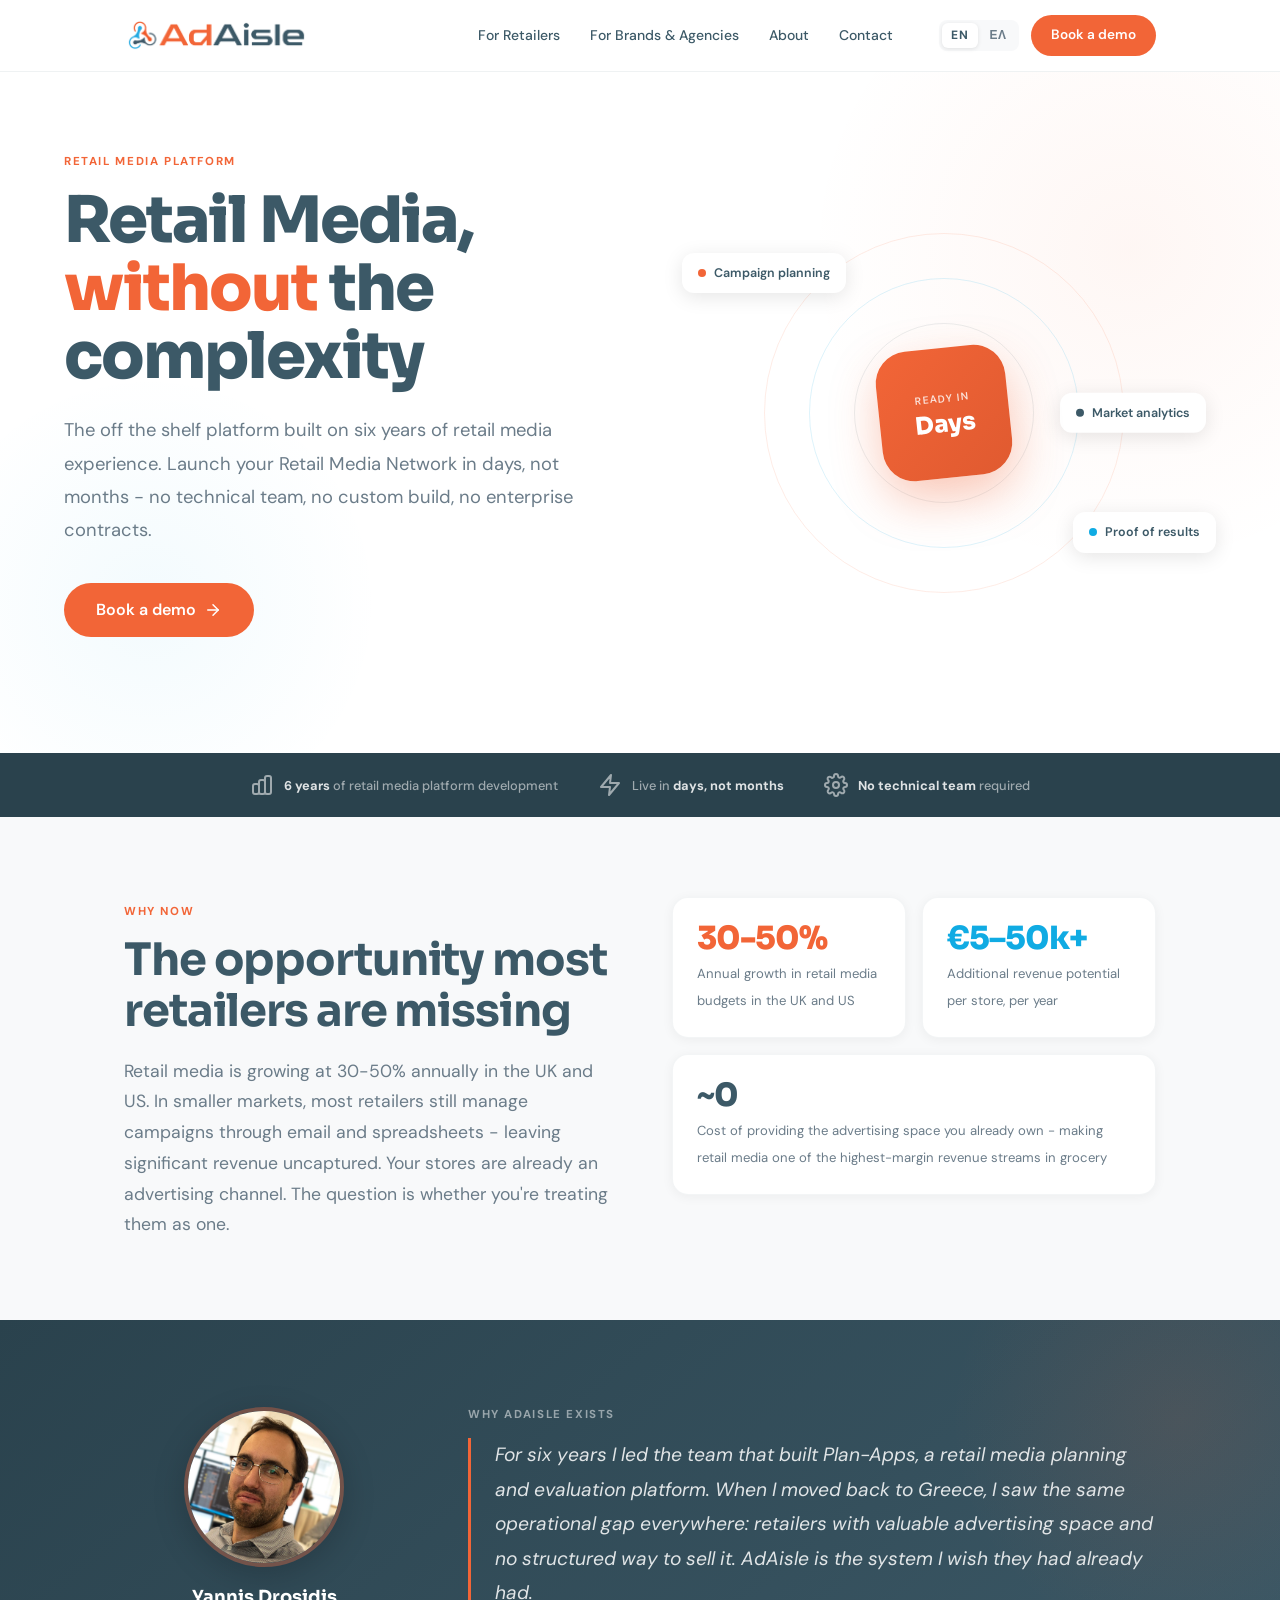
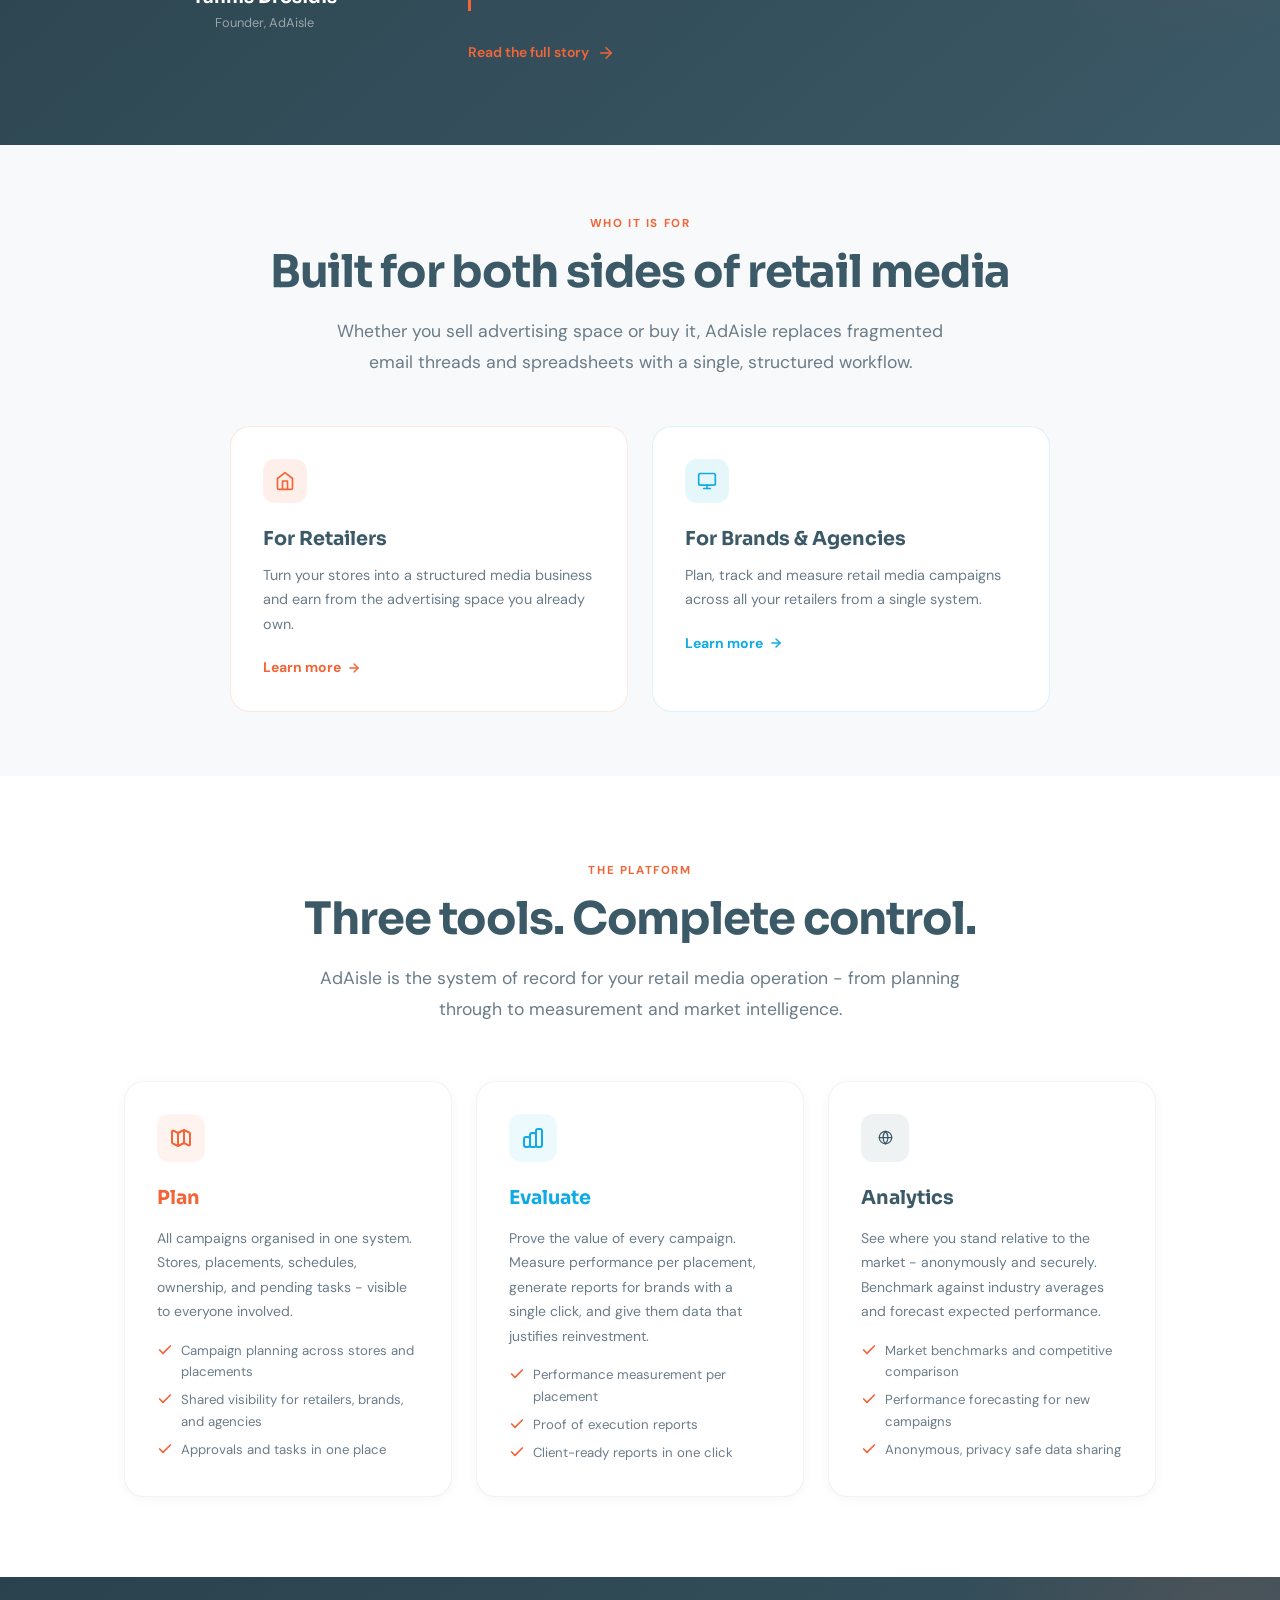
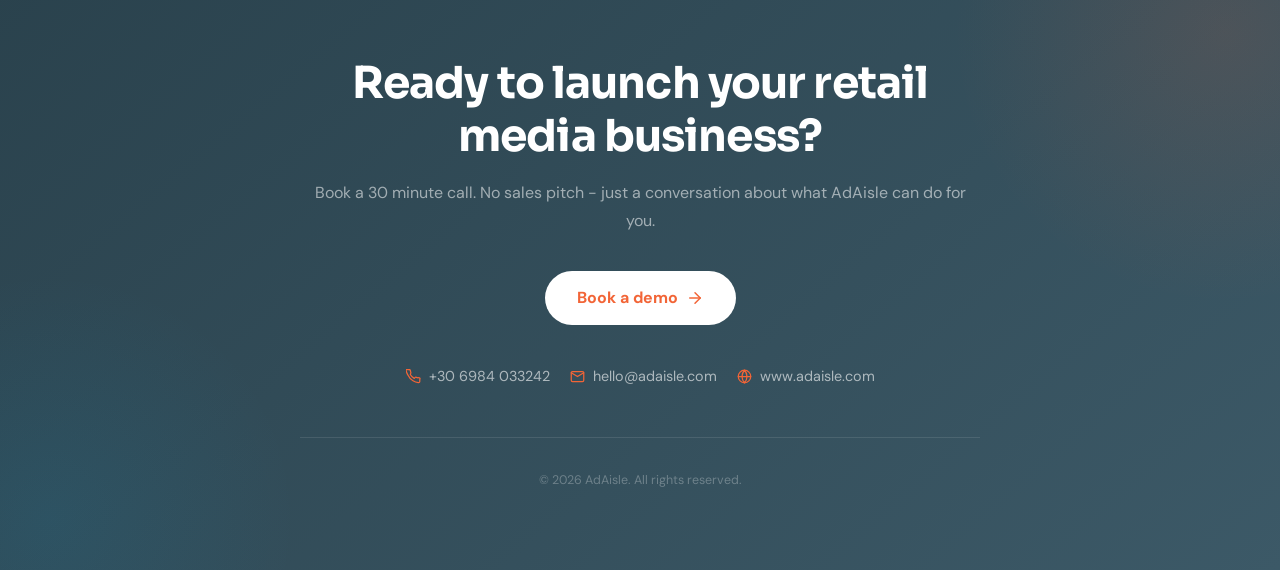
<file: index.html>
﻿<!DOCTYPE html>
<html lang="en">
<head>
  <meta charset="UTF-8">
  <meta name="viewport" content="width=device-width, initial-scale=1.0">
  <title>AdAisle – Retail Media Platform</title>
  <meta name="description" content="The off-the-shelf retail media platform built on UK experience.">
  <link rel="preconnect" href="https://fonts.googleapis.com">
  <link rel="preconnect" href="https://fonts.gstatic.com" crossorigin>
  <link href="https://fonts.googleapis.com/css2?family=Sora:wght@400;500;600;700;800&family=DM+Sans:ital,opsz,wght@0,9..40,400;0,9..40,500;0,9..40,600;1,9..40,400&display=swap" rel="stylesheet">
  <style>
/* ============================================================
   AdAisle — Shared Styles
   ============================================================ */

/* ------------------------------------------------------------
   Variables
   ------------------------------------------------------------ */
:root {
  --orange:       #F26537;
  --orange-dark:  #E05A30;
  --orange-pale:  rgba(242, 101, 55, 0.08);
  --slate:        #3C5967;
  --slate-dark:   #2A424D;
  --blue:         #10ABE3;
  --blue-pale:    rgba(16, 171, 227, 0.08);
  --text:         #6B7C89;
  --text-light:   #9AAAB5;
  --light:        #F8F9FA;
  --white:        #FFFFFF;

  --font-heading: 'Sora', sans-serif;
  --font-body:    'DM Sans', sans-serif;

  --max-w:  1160px;
  --px:     clamp(1.25rem, 5vw, 4rem);
  --nav-h:  72px;
}

/* ------------------------------------------------------------
   Reset & Base
   ------------------------------------------------------------ */
*, *::before, *::after { box-sizing: border-box; margin: 0; padding: 0; }
html { scroll-behavior: smooth; }
body {
  font-family: var(--font-body);
  color: var(--text);
  background: var(--white);
  line-height: 1.65;
  -webkit-font-smoothing: antialiased;
}
img { max-width: 100%; display: block; }
a  { color: inherit; text-decoration: none; }
button { cursor: pointer; }

/* ------------------------------------------------------------
   Bilingual: hide/show based on <html lang="">
   ------------------------------------------------------------ */
html[lang="el"] .lang-en { display: none !important; }
html[lang="en"] .lang-el { display: none !important; }
/* Default: show EN if no lang set */
html:not([lang="el"]) .lang-el { display: none !important; }

/* ------------------------------------------------------------
   Navigation
   ------------------------------------------------------------ */
.nav {
  position: fixed;
  inset: 0 0 auto 0;
  z-index: 200;
  height: var(--nav-h);
  display: flex;
  align-items: center;
  background: rgba(255,255,255,0.88);
  backdrop-filter: blur(14px);
  -webkit-backdrop-filter: blur(14px);
  border-bottom: 1px solid rgba(60,89,103,0.08);
}

.nav-inner {
  max-width: var(--max-w);
  width: 100%;
  margin: 0 auto;
  padding: 0 var(--px);
  display: flex;
  align-items: center;
  gap: 1rem;
}

.nav-logo img { height: 30px; width: auto; }

.nav-links {
  display: flex;
  align-items: center;
  gap: 0.125rem;
  margin-left: auto;
}

.nav-link {
  display: block;
  padding: 0.45rem 0.875rem;
  font-size: 0.875rem;
  font-weight: 500;
  color: var(--slate);
  border-radius: 8px;
  transition: background 0.15s, color 0.15s;
  white-space: nowrap;
}
.nav-link:hover { background: var(--light); color: var(--orange); }
.nav-link.active { color: var(--orange); font-weight: 600; }

.nav-right {
  display: flex;
  align-items: center;
  gap: 0.75rem;
  margin-left: 1rem;
  flex-shrink: 0;
}

/* Language toggle */
.lang-toggle {
  display: flex;
  align-items: center;
  background: var(--light);
  border-radius: 8px;
  padding: 3px;
  gap: 2px;
}
.lang-btn {
  padding: 0.28rem 0.6rem;
  font-size: 0.75rem;
  font-weight: 700;
  color: var(--text);
  border-radius: 6px;
  border: none;
  background: transparent;
  transition: all 0.15s;
  font-family: var(--font-body);
  letter-spacing: 0.04em;
}
.lang-btn.active {
  background: var(--white);
  color: var(--slate);
  box-shadow: 0 1px 4px rgba(0,0,0,0.1);
}

/* CTA button in nav */
.btn-nav {
  display: inline-flex;
  align-items: center;
  padding: 0.55rem 1.25rem;
  background: var(--orange);
  color: var(--white);
  border-radius: 100px;
  font-size: 0.85rem;
  font-weight: 600;
  white-space: nowrap;
  transition: background 0.15s, box-shadow 0.15s, transform 0.1s;
  font-family: var(--font-body);
  border: none;
}
.btn-nav:hover {
  background: var(--orange-dark);
  box-shadow: 0 4px 16px rgba(242,101,55,0.3);
  transform: translateY(-1px);
}

/* Hamburger */
.nav-hamburger {
  display: none;
  flex-direction: column;
  gap: 5px;
  margin-left: auto;
  background: none;
  border: none;
  padding: 4px;
}
.nav-hamburger span {
  display: block;
  width: 22px;
  height: 2px;
  background: var(--slate);
  border-radius: 2px;
  transition: all 0.25s;
}

/* Mobile menu */
.nav-mobile {
  display: none;
  position: fixed;
  top: var(--nav-h);
  inset-inline: 0;
  background: var(--white);
  border-bottom: 1px solid rgba(60,89,103,0.08);
  padding: 0.75rem var(--px) 1.5rem;
  z-index: 199;
  box-shadow: 0 8px 32px rgba(0,0,0,0.07);
}
.nav-mobile.open { display: block; }
.nav-mobile .nav-link {
  display: block;
  padding: 0.8rem 0.5rem;
  font-size: 1rem;
  border-bottom: 1px solid var(--light);
}
.nav-mobile-bottom {
  display: flex;
  align-items: center;
  gap: 1rem;
  margin-top: 1.25rem;
}

/* ------------------------------------------------------------
   Buttons
   ------------------------------------------------------------ */
.btn {
  display: inline-flex;
  align-items: center;
  gap: 0.5rem;
  padding: 0.875rem 2rem;
  border-radius: 100px;
  font-size: 1rem;
  font-weight: 600;
  font-family: var(--font-body);
  transition: all 0.2s;
  border: none;
  cursor: pointer;
  white-space: nowrap;
}
.btn-primary {
  background: var(--orange);
  color: var(--white);
}
.btn-primary:hover {
  background: var(--orange-dark);
  box-shadow: 0 6px 24px rgba(242,101,55,0.3);
  transform: translateY(-2px);
}
.btn-outline {
  background: transparent;
  color: var(--orange);
  border: 2px solid var(--orange);
}
.btn-outline:hover {
  background: var(--orange);
  color: var(--white);
  transform: translateY(-2px);
}
.btn-white {
  background: var(--white);
  color: var(--orange);
  font-weight: 700;
}
.btn-white:hover {
  box-shadow: 0 6px 24px rgba(0,0,0,0.15);
  transform: translateY(-2px);
}

/* ------------------------------------------------------------
   Layout Utilities
   ------------------------------------------------------------ */
.container {
  max-width: var(--max-w);
  margin: 0 auto;
  padding: 0 var(--px);
}
.section     { padding: 6rem var(--px); max-width: var(--max-w); margin: 0 auto; }
.section-sm  { padding: 4rem var(--px); max-width: var(--max-w); margin: 0 auto; }
.section-wrap { padding-block: 6rem; }
.section-wrap-sm { padding-block: 4rem; }

.section-label {
  display: inline-block;
  font-size: 0.72rem;
  font-weight: 700;
  letter-spacing: 0.14em;
  text-transform: uppercase;
  color: var(--orange);
  margin-bottom: 0.875rem;
}
.section-title {
  font-family: var(--font-heading);
  font-size: clamp(1.875rem, 3.5vw, 2.875rem);
  font-weight: 700;
  color: var(--slate);
  line-height: 1.14;
  letter-spacing: -0.025em;
  margin-bottom: 1.125rem;
}
.section-sub {
  font-size: 1.1rem;
  color: var(--text);
  line-height: 1.75;
  max-width: 640px;
}

/* ------------------------------------------------------------
   Footer
   ------------------------------------------------------------ */
.footer {
  background: linear-gradient(140deg, var(--slate-dark) 0%, var(--slate) 100%);
  color: rgba(255,255,255,0.85);
  padding: 5rem var(--px);
  text-align: center;
  position: relative;
  overflow: hidden;
}
.footer::before {
  content: '';
  position: absolute;
  top: -220px; right: -220px;
  width: 550px; height: 550px;
  background: radial-gradient(circle, rgba(242,101,55,0.12) 0%, transparent 70%);
  border-radius: 50%;
  pointer-events: none;
}
.footer::after {
  content: '';
  position: absolute;
  bottom: -200px; left: -200px;
  width: 500px; height: 500px;
  background: radial-gradient(circle, rgba(16,171,227,0.09) 0%, transparent 70%);
  border-radius: 50%;
  pointer-events: none;
}
.footer-inner {
  position: relative;
  z-index: 1;
  max-width: 680px;
  margin: 0 auto;
}
.footer-title {
  font-family: var(--font-heading);
  font-size: clamp(1.75rem, 3.5vw, 2.75rem);
  font-weight: 700;
  color: var(--white);
  line-height: 1.2;
  margin-bottom: 1rem;
  letter-spacing: -0.02em;
}
.footer-sub {
  font-size: 1rem;
  color: rgba(255,255,255,0.55);
  margin-bottom: 2.25rem;
  line-height: 1.75;
}
.footer-contacts {
  display: flex;
  flex-wrap: wrap;
  justify-content: center;
  gap: 1.25rem;
  margin-top: 2.5rem;
}
.footer-contact-item {
  display: flex;
  align-items: center;
  gap: 0.5rem;
  color: rgba(255,255,255,0.6);
  font-size: 0.9rem;
  transition: color 0.15s;
}
.footer-contact-item:hover { color: var(--white); }
.footer-contact-item svg { color: var(--orange); flex-shrink: 0; }
.footer-bottom {
  margin-top: 3rem;
  padding-top: 2rem;
  border-top: 1px solid rgba(255,255,255,0.1);
  font-size: 0.78rem;
  color: rgba(255,255,255,0.28);
}

/* ------------------------------------------------------------
   Responsive
   ------------------------------------------------------------ */
@media (max-width: 820px) {
  .nav-links, .nav-right { display: none; }
  .nav-hamburger { display: flex; }
  .section     { padding: 4rem var(--px); }
  .section-sm  { padding: 3rem var(--px); }
  .section-wrap { padding-block: 4rem; }
}

  

/* Profile photo */
.profile-photo {
  width: 160px; height: 160px; border-radius: 50%;
  object-fit: cover; object-position: center top;
  border: 4px solid rgba(242,101,55,0.35);
  box-shadow: 0 8px 32px rgba(0,0,0,0.18);
  flex-shrink: 0;
}
.profile-photo-sm {
  width: 52px; height: 52px; border-radius: 50%;
  object-fit: cover; object-position: center top;
  border: 2px solid rgba(242,101,55,0.4);
  flex-shrink: 0;
}
.profile-photo-lg {
  width: 220px; height: 220px; border-radius: 20px;
  object-fit: cover; object-position: center top;
  box-shadow: 0 20px 56px rgba(0,0,0,0.22);
  flex-shrink: 0;
}

/* Pain / problem cards */
.pain-wrap { background: var(--light); padding-block: 5rem; }
.pain-grid { display: grid; grid-template-columns: repeat(2,1fr); gap: 1.25rem; }
.pain-card {
  background: var(--white); border-radius: 16px; padding: 1.75rem;
  border: 1px solid rgba(60,89,103,0.07);
  border-left: 4px solid var(--orange);
  box-shadow: 0 2px 12px rgba(0,0,0,0.04);
}
.pain-card.blue { border-left-color: var(--blue); }
.pain-title { font-family: var(--font-heading); font-size: 1rem; font-weight: 700; color: var(--slate); margin-bottom: 0.5rem; }
.pain-body { font-size: 0.875rem; color: var(--text); line-height: 1.7; }

/* FAQ */
.faq-list { display: flex; flex-direction: column; gap: 0.75rem; }
.faq-item { background: var(--white); border: 1px solid rgba(60,89,103,0.08); border-radius: 14px; overflow: hidden; }
.faq-q {
  display: flex; justify-content: space-between; align-items: center;
  padding: 1.2rem 1.5rem; cursor: pointer;
  font-weight: 600; color: var(--slate); font-size: 0.95rem; gap: 1rem;
}
.faq-q svg { flex-shrink: 0; transition: transform 0.25s; color: var(--text-light); }
.faq-item.open .faq-q svg { transform: rotate(180deg); color: var(--orange); }
.faq-item.open .faq-q { color: var(--orange); }
.faq-a {
  max-height: 0; overflow: hidden;
  transition: max-height 0.35s ease, padding 0.25s;
  padding: 0 1.5rem;
  color: var(--text); font-size: 0.9rem; line-height: 1.75;
}
.faq-item.open .faq-a { max-height: 400px; padding-bottom: 1.25rem; }

/* Founder quote block */
.founder-block {
  background: linear-gradient(140deg, var(--slate-dark) 0%, var(--slate) 100%);
  border-radius: 24px; padding: 3rem;
  position: relative; overflow: hidden;
}
.founder-block::before {
  content: '"'; position: absolute; top: -30px; left: 20px;
  font-size: 12rem; color: rgba(255,255,255,0.04);
  font-family: Georgia,serif; line-height: 1; pointer-events: none;
}
.founder-block-quote { font-size: 1.1rem; color: rgba(255,255,255,0.85); line-height: 1.8; font-style: italic; margin-bottom: 1.75rem; position: relative; }
.founder-block-author { display: flex; align-items: center; gap: 1rem; }
.founder-block-name { font-family: var(--font-heading); font-size: 0.95rem; font-weight: 700; color: var(--white); }
.founder-block-role { font-size: 0.78rem; color: rgba(255,255,255,0.5); margin-top: 0.15rem; }
.founder-block-badge { margin-top: 0.6rem; display: inline-flex; align-items: center; gap: 0.4rem; background: rgba(242,101,55,0.2); border: 1px solid rgba(242,101,55,0.3); border-radius: 100px; padding: 0.2rem 0.75rem; font-size: 0.7rem; font-weight: 700; color: rgba(255,255,255,0.75); letter-spacing: 0.04em; }

/* Step cards */
.steps-row { display: grid; grid-template-columns: repeat(3,1fr); gap: 2rem; position: relative; }
.steps-row::before {
  content: ''; position: absolute;
  top: 24px; left: calc(16.67% + 1rem); right: calc(16.67% + 1rem);
  height: 2px;
  background: linear-gradient(90deg, var(--orange) 0%, var(--blue) 100%);
  opacity: 0.18;
}
.step-card { background: var(--white); border-radius: 20px; padding: 2rem 1.75rem; border: 1px solid rgba(60,89,103,0.06); transition: box-shadow .2s, transform .2s; }
.step-card:hover { box-shadow: 0 12px 32px rgba(0,0,0,0.07); transform: translateY(-3px); }
.step-num { width: 48px; height: 48px; border-radius: 50%; background: var(--orange); color: var(--white); font-family: var(--font-heading); font-size: 1.125rem; font-weight: 800; display: flex; align-items: center; justify-content: center; margin-bottom: 1.25rem; box-shadow: 0 4px 12px rgba(242,101,55,0.25); position: relative; z-index: 1; }
.step-card:nth-child(2) .step-num { background: linear-gradient(135deg, var(--orange), var(--blue)); }
.step-card:nth-child(3) .step-num { background: var(--blue); box-shadow: 0 4px 12px rgba(16,171,227,0.25); }
.step-ttl { font-family: var(--font-heading); font-size: 1.05rem; font-weight: 700; color: var(--slate); margin-bottom: 0.625rem; }
.step-body { font-size: 0.875rem; color: var(--text); line-height: 1.75; }

/* Benefit grid */
.benefit-grid { display: grid; grid-template-columns: repeat(2,1fr); gap: 1.25rem; }
.benefit-card { background: var(--light); border-radius: 16px; padding: 1.75rem; transition: transform .2s; }
.benefit-card:hover { transform: translateY(-2px); }
.benefit-icon { width: 44px; height: 44px; border-radius: 12px; display: flex; align-items: center; justify-content: center; margin-bottom: 1rem; }
.b-orange { background: var(--orange-pale); color: var(--orange); }
.b-blue   { background: var(--blue-pale);   color: var(--blue); }
.b-slate  { background: rgba(60,89,103,.08); color: var(--slate); }
.benefit-title { font-family: var(--font-heading); font-size: 1rem; font-weight: 700; color: var(--slate); margin-bottom: 0.375rem; }
.benefit-body  { font-size: 0.875rem; color: var(--text); line-height: 1.7; }

/* Features strip */
.feat-grid { display: grid; grid-template-columns: repeat(3,1fr); gap: 1.5rem; }
.feat-card { background: var(--white); border-radius: 20px; padding: 2rem; border: 1px solid rgba(60,89,103,0.07); box-shadow: 0 2px 12px rgba(0,0,0,0.04); transition: box-shadow .25s, transform .25s; }
.feat-card:hover { box-shadow: 0 12px 36px rgba(0,0,0,0.08); transform: translateY(-3px); }
.feat-icon { width: 48px; height: 48px; border-radius: 12px; display: flex; align-items: center; justify-content: center; margin-bottom: 1.25rem; }
.feat-title { font-family: var(--font-heading); font-size: 1.2rem; font-weight: 700; margin-bottom: 0.75rem; }
.feat-body  { font-size: 0.875rem; color: var(--text); line-height: 1.75; }
.feat-list  { list-style: none; margin-top: 1rem; display: flex; flex-direction: column; gap: 0.4rem; }
.feat-list li { display: flex; gap: 0.5rem; font-size: 0.825rem; color: var(--text); align-items: flex-start; }
.feat-list li::before { content: ''; display: block; width: 16px; height: 16px; flex-shrink: 0; margin-top: 2px; background: url("data:image/svg+xml,%3Csvg xmlns='http://www.w3.org/2000/svg' viewBox='0 0 24 24' fill='none' stroke='%23F26537' stroke-width='2.5' stroke-linecap='round' stroke-linejoin='round'%3E%3Cpolyline points='20 6 9 17 4 12'/%3E%3C/svg%3E") center/contain no-repeat; }

/* Stat callouts */
.stat-strip { display: flex; flex-wrap: wrap; gap: 2rem; }
.stat-item  { flex: 1; min-width: 140px; }
.stat-big   { font-family: var(--font-heading); font-size: 2.75rem; font-weight: 800; letter-spacing: -0.03em; line-height: 1; margin-bottom: 0.375rem; }
.stat-desc  { font-size: 0.825rem; color: var(--text); line-height: 1.5; }

/* Two-column layout helper */
.two-col { display: grid; grid-template-columns: 1fr 1fr; gap: 4rem; align-items: start; }
.two-col-center { display: grid; grid-template-columns: 1fr 1fr; gap: 4rem; align-items: center; }

/* Hero page variants */
.hero-page {
  padding-top: calc(var(--nav-h) + 5rem); padding-bottom: 5rem;
  padding-inline: var(--px); position: relative; overflow: hidden;
}
.hero-page::before {
  content: ''; position: absolute; top: -100px; right: -200px;
  width: 700px; height: 700px;
  background: radial-gradient(circle, rgba(242,101,55,0.055) 0%, transparent 65%);
  border-radius: 50%; pointer-events: none;
}
.hero-page::after {
  content: ''; position: absolute; bottom: -100px; left: -100px;
  width: 500px; height: 500px;
  background: radial-gradient(circle, rgba(16,171,227,0.05) 0%, transparent 65%);
  border-radius: 50%; pointer-events: none;
}
.hero-page-inner { max-width: var(--max-w); margin: 0 auto; position: relative; z-index: 1; }
.hero-page-label { font-size: 0.72rem; font-weight: 700; letter-spacing: 0.14em; text-transform: uppercase; color: var(--orange); margin-bottom: 1rem; display: block; }
.hero-page-title { font-family: var(--font-heading); font-size: clamp(2.5rem,5vw,4rem); font-weight: 800; color: var(--slate); line-height: 1.07; letter-spacing: -0.03em; margin-bottom: 1.5rem; }
.hero-page-title em { font-style: normal; color: var(--orange); }
.hero-page-sub { font-size: 1.15rem; color: var(--text); line-height: 1.8; max-width: 600px; margin-bottom: 2.25rem; }
.hero-page-ctas { display: flex; flex-wrap: wrap; gap: 0.875rem; }

/* Timeline */
.timeline { display: flex; flex-direction: column; }
.tl-item { display: grid; grid-template-columns: 100px 1fr; gap: 1.5rem; padding: 1.75rem 0; border-bottom: 1px solid rgba(60,89,103,0.06); }
.tl-item:last-child { border-bottom: none; }
.tl-year { font-family: var(--font-heading); font-size: 0.85rem; font-weight: 700; color: var(--orange); padding-top: 0.25rem; }
.tl-title { font-family: var(--font-heading); font-size: 1rem; font-weight: 700; color: var(--slate); margin-bottom: 0.375rem; }
.tl-body  { font-size: 0.875rem; color: var(--text); line-height: 1.7; }

/* Card with left accent */
.accent-card { background: var(--white); border-radius: 16px; padding: 2rem; border: 1px solid rgba(60,89,103,0.07); border-left: 4px solid var(--orange); box-shadow: 0 2px 12px rgba(0,0,0,0.04); margin-bottom: 1.25rem; }
.accent-card.blue { border-left-color: var(--blue); }
.accent-card-title { font-family: var(--font-heading); font-size: 1.05rem; font-weight: 700; color: var(--slate); margin-bottom: 0.5rem; }
.accent-card-body { font-size: 0.9rem; color: var(--text); line-height: 1.7; }

/* Responsive */
@media (max-width: 900px) {
  .two-col, .two-col-center { grid-template-columns: 1fr; gap: 2.5rem; }
  .pain-grid, .benefit-grid { grid-template-columns: 1fr; }
  .steps-row { grid-template-columns: 1fr; }
  .steps-row::before { display: none; }
  .feat-grid { grid-template-columns: 1fr; }
}
@media (max-width: 600px) {
  .hero-page-ctas { flex-direction: column; }
  .hero-page-ctas .btn { width: 100%; justify-content: center; }
  .stat-strip { flex-direction: column; gap: 1.25rem; }
  .tl-item { grid-template-columns: 1fr; gap: 0.25rem; }
}


.hero-home {
  padding-top: calc(var(--nav-h) + 5rem); padding-bottom: 5rem;
  padding-inline: var(--px); position: relative; overflow: hidden;
}
.hero-home::before { content:''; position:absolute; top:-100px; right:-200px; width:700px; height:700px; background:radial-gradient(circle,rgba(242,101,55,.055) 0%,transparent 65%); border-radius:50%; pointer-events:none; }
.hero-home::after  { content:''; position:absolute; bottom:-100px; left:-100px; width:500px; height:500px; background:radial-gradient(circle,rgba(16,171,227,.05) 0%,transparent 65%); border-radius:50%; pointer-events:none; }
.hero-home-inner { max-width:var(--max-w); margin:0 auto; display:grid; grid-template-columns:1fr 1fr; gap:4rem; align-items:center; position:relative; z-index:1; }
.hero-title { font-family:var(--font-heading); font-size:clamp(2.5rem,5vw,4.25rem); font-weight:800; color:var(--slate); line-height:1.06; letter-spacing:-0.03em; margin-bottom:1.5rem; }
.hero-title em { font-style:normal; color:var(--orange); }
.hero-sub  { font-size:1.15rem; color:var(--text); line-height:1.8; margin-bottom:2.25rem; max-width:520px; }
.hero-ctas { display:flex; flex-wrap:wrap; gap:.875rem; margin-bottom:2.25rem; }
.hero-cred { display:flex; align-items:center; gap:.625rem; font-size:.82rem; color:var(--text-light); font-weight:500; }
.hero-cred-dot { width:6px; height:6px; border-radius:50%; background:var(--orange); flex-shrink:0; }
/* Hero graphic */
.hero-graphic { position:relative; height:440px; display:flex; align-items:center; justify-content:center; }
.h-ring { position:absolute; border-radius:50%; border:1.5px solid; }
.h-ring-1 { width:360px; height:360px; border-color:rgba(242,101,55,.12); animation:spin-slow 30s linear infinite; }
.h-ring-2 { width:270px; height:270px; border-color:rgba(16,171,227,.14); animation:spin-slow 22s linear infinite reverse; }
.h-ring-3 { width:180px; height:180px; border-color:rgba(60,89,103,.1); }
.h-center { position:relative; z-index:2; width:130px; height:130px; background:linear-gradient(135deg,var(--orange) 0%,#E05A30 100%); border-radius:32px; display:flex; flex-direction:column; align-items:center; justify-content:center; color:var(--white); box-shadow:0 20px 48px rgba(242,101,55,.35); transform:rotate(-6deg); }
.h-center-lbl { font-size:.65rem; font-weight:600; letter-spacing:.1em; text-transform:uppercase; opacity:.8; margin-bottom:.25rem; }
.h-center-main { font-family:var(--font-heading); font-size:1.5rem; font-weight:800; line-height:1; }
.h-badge { position:absolute; background:var(--white); border-radius:12px; padding:.625rem 1rem; display:flex; align-items:center; gap:.5rem; box-shadow:0 4px 20px rgba(0,0,0,.1); font-size:.78rem; font-weight:600; color:var(--slate); white-space:nowrap; }
.h-badge-dot { width:8px; height:8px; border-radius:50%; flex-shrink:0; }
.h-b1 { top:60px; left:10px; }
.h-b2 { bottom:80px; right:0; }
.h-b3 { top:50%; right:10px; transform:translateY(-50%); }
@keyframes spin-slow { from{transform:rotate(0)} to{transform:rotate(360deg)} }
/* Credibility strip */
.cred-strip { background:var(--slate-dark); padding:1.25rem var(--px); }
.cred-strip-inner { max-width:var(--max-w); margin:0 auto; display:flex; align-items:center; justify-content:center; gap:2.5rem; flex-wrap:wrap; }
.cred-item { display:flex; align-items:center; gap:.625rem; font-size:.8rem; color:rgba(255,255,255,.55); font-weight:500; }
.cred-item strong { color:rgba(255,255,255,.85); }
/* Founder strip on index */
.founder-strip-wrap { background:linear-gradient(140deg,var(--slate-dark) 0%,var(--slate) 100%); padding-block:5rem; position:relative; overflow:hidden; }
.founder-strip-wrap::before { content:''; position:absolute; top:-150px; right:-150px; width:500px; height:500px; background:radial-gradient(circle,rgba(242,101,55,.1) 0%,transparent 65%); border-radius:50%; pointer-events:none; }
.founder-strip { max-width:var(--max-w); margin:0 auto; padding-inline:var(--px); display:grid; grid-template-columns:280px 1fr; gap:4rem; align-items:center; position:relative; z-index:1; }
.founder-left { display:flex; flex-direction:column; align-items:center; text-align:center; gap:1rem; }
.founder-name { font-family:var(--font-heading); font-size:1.125rem; font-weight:700; color:var(--white); }
.founder-sub-role { font-size:.8rem; color:rgba(255,255,255,.5); line-height:1.5; }
.founder-badge-tag { display:inline-flex; align-items:center; gap:.5rem; background:rgba(242,101,55,.18); border:1px solid rgba(242,101,55,.3); border-radius:100px; padding:.3rem .875rem; font-size:.72rem; font-weight:700; color:rgba(255,255,255,.8); }
.founder-quote-text { font-size:clamp(1rem,1.5vw,1.2rem); color:rgba(255,255,255,.85); line-height:1.8; font-style:italic; padding-left:1.5rem; border-left:3px solid var(--orange); margin-bottom:1.75rem; }
.founder-read-more { display:inline-flex; align-items:center; gap:.5rem; font-size:.875rem; font-weight:600; color:var(--orange); transition:gap .2s; }
.founder-read-more:hover { gap:.75rem; }
/* Why now */
.why-now-wrap { background:var(--light); padding-block:5rem; }
.why-now-inner { max-width:var(--max-w); margin:0 auto; padding-inline:var(--px); display:grid; grid-template-columns:1fr 1fr; gap:4rem; align-items:start; }
.why-stat-grid { display:grid; grid-template-columns:1fr 1fr; gap:1rem; }
.why-stat-card { background:var(--white); border-radius:16px; padding:1.5rem; box-shadow:0 2px 12px rgba(0,0,0,.05); border:1px solid rgba(60,89,103,.06); transition:box-shadow .2s,transform .2s; }
.why-stat-card:hover { box-shadow:0 8px 24px rgba(0,0,0,.08); transform:translateY(-2px); }
.why-stat-card.wide { grid-column:span 2; }
.why-stat-num { display:block; font-family:var(--font-heading); font-size:2rem; font-weight:800; color:var(--orange); line-height:1; margin-bottom:.375rem; letter-spacing:-0.03em; }
.why-stat-num.blue { color:var(--blue); }
.why-stat-num.slate { color:var(--slate); }
.why-stat-lbl { font-size:.82rem; color:var(--text); line-height:1.5; }
/* Paths */
.paths-wrap { padding-block:5rem; }
.paths-inner { max-width:var(--max-w); margin:0 auto; padding-inline:var(--px); }
.paths-hdr { text-align:center; margin-bottom:3rem; }
.paths-hdr .section-sub { margin:0 auto; text-align:center; }
.paths-grid { display:grid; grid-template-columns:1fr 1fr; gap:1.5rem; }
.path-card { border-radius:24px; padding:2.5rem; border:1px solid transparent; transition:transform .25s,box-shadow .25s; }
.path-card:hover { transform:translateY(-4px); box-shadow:0 20px 48px rgba(0,0,0,.1); }
.path-orange { background:linear-gradient(135deg,rgba(242,101,55,.07) 0%,rgba(242,101,55,.03) 100%); border-color:rgba(242,101,55,.15); }
.path-blue   { background:linear-gradient(135deg,rgba(16,171,227,.07) 0%,rgba(16,171,227,.03) 100%);  border-color:rgba(16,171,227,.15); }
.path-icon { width:52px; height:52px; border-radius:14px; display:flex; align-items:center; justify-content:center; margin-bottom:1.5rem; }
.pi-orange { background:rgba(242,101,55,.12); color:var(--orange); }
.pi-blue   { background:rgba(16,171,227,.12); color:var(--blue); }
.path-ttl  { font-family:var(--font-heading); font-size:1.5rem; font-weight:700; color:var(--slate); margin-bottom:.375rem; }
.path-sub  { font-size:.875rem; font-weight:600; color:var(--orange); margin-bottom:1rem; }
.path-blue .path-sub { color:var(--blue); }
.path-body { font-size:.95rem; color:var(--text); line-height:1.75; margin-bottom:1.75rem; }
.path-chks { list-style:none; margin-bottom:1.75rem; display:flex; flex-direction:column; gap:.5rem; }
.path-chks li { display:flex; align-items:flex-start; gap:.625rem; font-size:.875rem; color:var(--text); }
.path-chks li::before { content:''; display:block; width:16px; height:16px; flex-shrink:0; margin-top:2px; background:url("data:image/svg+xml,%3Csvg xmlns='http://www.w3.org/2000/svg' viewBox='0 0 24 24' fill='none' stroke='%23F26537' stroke-width='2.5' stroke-linecap='round' stroke-linejoin='round'%3E%3Cpolyline points='20 6 9 17 4 12'/%3E%3C/svg%3E") center/contain no-repeat; }
.path-blue .path-chks li::before { background-image:url("data:image/svg+xml,%3Csvg xmlns='http://www.w3.org/2000/svg' viewBox='0 0 24 24' fill='none' stroke='%2310ABE3' stroke-width='2.5' stroke-linecap='round' stroke-linejoin='round'%3E%3Cpolyline points='20 6 9 17 4 12'/%3E%3C/svg%3E"); }
.path-link { display:inline-flex; align-items:center; gap:.5rem; font-size:.875rem; font-weight:700; color:var(--orange); transition:gap .2s; }
.path-blue .path-link { color:var(--blue); }
.path-link:hover { gap:.75rem; }
/* How it works */
.hiw-wrap { background:var(--light); padding-block:5rem; }
.hiw-inner { max-width:var(--max-w); margin:0 auto; padding-inline:var(--px); }
.hiw-hdr { text-align:center; margin-bottom:3.5rem; }
.hiw-hdr .section-sub { margin:0 auto; text-align:center; }
/* Features */
.feat-wrap { padding-block:5rem; }
.feat-inner { max-width:var(--max-w); margin:0 auto; padding-inline:var(--px); }
.feat-hdr { text-align:center; margin-bottom:3.5rem; }
.feat-hdr .section-sub { margin:0 auto; text-align:center; }

@media (max-width:900px) {
  .hero-home-inner { grid-template-columns:1fr; }
  .hero-graphic { display:none; }
  .why-now-inner { grid-template-columns:1fr; gap:2.5rem; }
  .founder-strip { grid-template-columns:1fr; }
  .founder-left { flex-direction:row; text-align:left; align-items:flex-start; flex-wrap:wrap; }
  .paths-grid { grid-template-columns:1fr; }
  .why-stat-grid { grid-template-columns:1fr 1fr; }
}
@media (max-width:600px) {
  .hero-ctas { flex-direction:column; }
  .hero-ctas .btn { width:100%; justify-content:center; }
  .why-stat-grid { grid-template-columns:1fr; }
  .why-stat-card.wide { grid-column:span 1; }
}
</style>
</head>
<body>
<nav class="nav">
  <div class="nav-inner">
    <a href="index.html" class="nav-logo"><img src="assets/AdAsile-logo-wide.png" alt="AdAisle"></a>
    <div class="nav-links"><a href="retailers.html" class="nav-link" data-page="retailers.html"><span class="lang-en">For Retailers</span><span class="lang-el">Για Retailers</span></a>
<a href="brands.html" class="nav-link" data-page="brands.html"><span class="lang-en">For Brands &amp; Agencies</span><span class="lang-el">Για Brands &amp; Agencies</span></a>
<a href="about.html" class="nav-link" data-page="about.html"><span class="lang-en">About</span><span class="lang-el">Σχετικά</span></a>
<a href="contact.html" class="nav-link" data-page="contact.html"><span class="lang-en">Contact</span><span class="lang-el">Επικοινωνία</span></a>

</div>
    <div class="nav-right">
      <div class="lang-toggle">
        <button class="lang-btn" data-lang="en">EN</button>
        <button class="lang-btn" data-lang="el">ΕΛ</button>
      </div>
      <a href="https://calendly.com/yannis-drosidis-cal-adaisle/30min" class="btn-nav" target="_blank">
        <span class="lang-en">Book a demo</span>
        <span class="lang-el">Κλείστε demo</span>
      </a>
    </div>
    <button class="nav-hamburger" aria-label="Menu"><span></span><span></span><span></span></button>
  </div>
</nav>
<div class="nav-mobile">
  <a href="retailers.html" class="nav-link"><span class="lang-en">For Retailers</span><span class="lang-el">Για Retailers</span></a>
<a href="brands.html" class="nav-link"><span class="lang-en">For Brands &amp; Agencies</span><span class="lang-el">Για Brands &amp; Agencies</span></a>
<a href="about.html" class="nav-link"><span class="lang-en">About</span><span class="lang-el">Σχετικά</span></a>
<a href="contact.html" class="nav-link"><span class="lang-en">Contact</span><span class="lang-el">Επικοινωνία</span></a>


<div class="nav-mobile-bottom">
    <div class="lang-toggle">
      <button class="lang-btn" data-lang="en">EN</button>
      <button class="lang-btn" data-lang="el">ΕΛ</button>
    </div>
    <a href="https://calendly.com/yannis-drosidis-cal-adaisle/30min" class="btn-nav" target="_blank">
      <span class="lang-en">Book a demo</span>
      <span class="lang-el">Κλείστε demo</span>
    </a>
  </div>
</div>
<main>
<!-- HERO -->
<section class="hero-home">
  <div class="hero-home-inner">
    <div>
      <span class="hero-page-label">
        <span class="lang-en">Retail Media Platform</span>
        <span class="lang-el">Πλατφόρμα Retail Media</span>
      </span>
      <h1 class="hero-title">
        <span class="lang-en">Retail Media,<br><em>without</em> the complexity</span>
        <span class="lang-el">Retail Media,<br><em>χωρίς</em> πολυπλοκότητα</span>
      </h1>
      <p class="hero-sub">
        <span class="lang-en">The off the shelf platform built on six years of retail media experience. Launch your Retail Media Network in days, not months - no technical team, no custom build, no enterprise contracts.</span>
        <span class="lang-el">Η έτοιμη πλατφόρμα, χτισμένη πάνω σε έξι χρόνια εμπειρίας σε retail media. Ξεκινήστε το Retail Media Network σας σε μέρες, όχι μήνες - χωρίς τεχνική ομάδα, χωρίς custom ανάπτυξη, χωρίς enterprise συμβόλαια.</span>
      </p>
      <div class="hero-ctas">
        <a href="https://calendly.com/yannis-drosidis-cal-adaisle/30min" class="btn btn-primary" target="_blank">
          <span class="lang-en">Book a demo</span>
          <span class="lang-el">Κλείστε demo</span>
          <svg width="18" height="18" viewBox="0 0 24 24" fill="none" stroke="currentColor" stroke-width="2" stroke-linecap="round" stroke-linejoin="round"><path d="M5 12h14"/><path d="m12 5 7 7-7 7"/></svg>
        </a>

      </div>
    </div>
    <div class="hero-graphic" aria-hidden="true">
      <div class="h-ring h-ring-1"></div>
      <div class="h-ring h-ring-2"></div>
      <div class="h-ring h-ring-3"></div>
      <div class="h-center">
        <div class="h-center-lbl"><span class="lang-en">Ready in</span><span class="lang-el">Έτοιμο σε</span></div>
        <div class="h-center-main"><span class="lang-en">Days</span><span class="lang-el">Μέρες</span></div>
      </div>
      <div class="h-badge h-b1"><span class="h-badge-dot" style="background:var(--orange)"></span><span class="lang-en">Campaign planning</span><span class="lang-el">Σχεδιασμός καμπανιών</span></div>
      <div class="h-badge h-b2"><span class="h-badge-dot" style="background:var(--blue)"></span><span class="lang-en">Proof of results</span><span class="lang-el">Απόδειξη αποτελεσμάτων</span></div>
      <div class="h-badge h-b3"><span class="h-badge-dot" style="background:var(--slate)"></span><span class="lang-en">Market analytics</span><span class="lang-el">Ανάλυση αγοράς</span></div>
    </div>
  </div>
</section>

<!-- CREDIBILITY STRIP -->
<div class="cred-strip">
  <div class="cred-strip-inner">
    <div class="cred-item"><svg width="24" height="24" viewBox="0 0 24 24" fill="none" stroke="currentColor" stroke-width="2" stroke-linecap="round" stroke-linejoin="round"><path d="M9 19v-6a2 2 0 00-2-2H5a2 2 0 00-2 2v6a2 2 0 002 2h2a2 2 0 002-2zm0 0V9a2 2 0 012-2h2a2 2 0 012 2v10m-6 0a2 2 0 002 2h2a2 2 0 002-2m0 0V5a2 2 0 012-2h2a2 2 0 012 2v14a2 2 0 01-2 2h-2a2 2 0 01-2-2z"/></svg><span class="lang-en"><strong>6 years</strong> of retail media platform development</span><span class="lang-el"><strong>6 χρόνια</strong> ανάπτυξης εργαλείων retail media στο UK</span></div>
    <div class="cred-item"><svg width="24" height="24" viewBox="0 0 24 24" fill="none" stroke="currentColor" stroke-width="2" stroke-linecap="round" stroke-linejoin="round"><polygon points="13 2 3 14 12 14 11 22 21 10 12 10 13 2"/></svg><span class="lang-en">Live in <strong>days, not months</strong></span><span class="lang-el">Λειτουργικό σε <strong>μέρες, όχι μήνες</strong></span></div>
    <div class="cred-item"><svg width="24" height="24" viewBox="0 0 24 24" fill="none" stroke="currentColor" stroke-width="2" stroke-linecap="round" stroke-linejoin="round"><circle cx="12" cy="12" r="3"/><path d="M19.4 15a1.65 1.65 0 00.33 1.82l.06.06a2 2 0 010 2.83 2 2 0 01-2.83 0l-.06-.06a1.65 1.65 0 00-1.82-.33 1.65 1.65 0 00-1 1.51V21a2 2 0 01-2 2 2 2 0 01-2-2v-.09A1.65 1.65 0 009 19.4a1.65 1.65 0 00-1.82.33l-.06.06a2 2 0 01-2.83 0 2 2 0 010-2.83l.06-.06A1.65 1.65 0 004.68 15a1.65 1.65 0 00-1.51-1H3a2 2 0 01-2-2 2 2 0 012-2h.09A1.65 1.65 0 004.6 9a1.65 1.65 0 00-.33-1.82l-.06-.06a2 2 0 010-2.83 2 2 0 012.83 0l.06.06A1.65 1.65 0 009 4.68a1.65 1.65 0 001-1.51V3a2 2 0 012-2 2 2 0 012 2v.09a1.65 1.65 0 001 1.51 1.65 1.65 0 001.82-.33l.06-.06a2 2 0 012.83 0 2 2 0 010 2.83l-.06.06A1.65 1.65 0 0019.4 9a1.65 1.65 0 001.51 1H21a2 2 0 012 2 2 2 0 01-2 2h-.09a1.65 1.65 0 00-1.51 1z"/></svg><span class="lang-en"><strong>No technical team</strong> required</span><span class="lang-el">Χωρίς <strong>τεχνική ομάδα</strong></span></div>
  </div>
</div>

<!-- WHY NOW -->
<div class="why-now-wrap">
  <div class="why-now-inner">
    <div>
      <span class="section-label"><span class="lang-en">Why now</span><span class="lang-el">Γιατί τώρα</span></span>
      <h2 class="section-title">
        <span class="lang-en">The opportunity most retailers are missing</span>
        <span class="lang-el">Η ευκαιρία που χάνουν οι περισσότεροι retailers</span>
      </h2>
      <p class="section-sub">
        <span class="lang-en">Retail media is growing at 30-50% annually in the UK and US. In smaller markets, most retailers still manage campaigns through email and spreadsheets - leaving significant revenue uncaptured. Your stores are already an advertising channel. The question is whether you're treating them as one.</span>
        <span class="lang-el">Το retail media αναπτύσσεται 30-50% ετησίως στη Βρετανία και τις ΗΠΑ. Σε μικρότερες αγορές, οι περισσότεροι retailers διαχειρίζονται ακόμα καμπάνιες μέσω email και spreadsheets - αφήνοντας σημαντικά έσοδα αναξιοποίητα. Τα καταστήματά σας είναι ήδη ένα διαφημιστικό κανάλι. Το ερώτημα είναι αν τα αντιμετωπίζετε ως τέτοιο.</span>
      </p>
    </div>
    <div class="why-stat-grid">
      <div class="why-stat-card">
        <span class="why-stat-num">30-50%</span>
        <span class="why-stat-lbl"><span class="lang-en">Annual growth in retail media budgets in the UK and US</span><span class="lang-el">Ετήσια ανάπτυξη των retail media budgets στη Βρετανία και τις ΗΠΑ</span></span>
      </div>
      <div class="why-stat-card">
        <span class="why-stat-num blue">€5&#x2013;50k+</span>
        <span class="why-stat-lbl"><span class="lang-en">Additional revenue potential per store, per year</span><span class="lang-el">Δυνητικά επιπλέον έσοδα ανά κατάστημα, ανά έτος</span></span>
      </div>
      <div class="why-stat-card wide">
        <span class="why-stat-num slate">~0</span>
        <span class="why-stat-lbl"><span class="lang-en">Cost of providing the advertising space you already own - making retail media one of the highest-margin revenue streams in grocery</span><span class="lang-el">Κόστος παροχής του διαφημιστικού χώρου που ήδη διαθέτετε - κάνοντας το retail media έναν από τους πιο κερδοφόρους τομείς στο λιανεμπόριο τροφίμων</span></span>
      </div>
    </div>
  </div>
</div>

<!-- FOUNDER -->
<div class="founder-strip-wrap">
  <div class="founder-strip">
    <div class="founder-left">
      <img src="assets/Yannis Drosidis - square.jpg" alt="Yannis Drosidis" class="profile-photo">
      <div>
        <div class="founder-name">Yannis Drosidis</div>
        <div class="founder-sub-role"><span class="lang-en">Founder, AdAisle</span><span class="lang-el">Ιδρυτής, AdAisle</span></div>
        <br>
      </div>
    </div>
    <div>
      <span class="section-label" style="color:rgba(255,255,255,.5)"><span class="lang-en">Why AdAisle exists</span><span class="lang-el">Γιατί υπάρχει το AdAisle</span></span>
      <p class="founder-quote-text">
        <span class="lang-en">For six years I led the team that built Plan-Apps, a retail media planning and evaluation platform. When I moved back to Greece, I saw the same operational gap everywhere: retailers with valuable advertising space and no structured way to sell it. AdAisle is the system I wish they had already had.</span>
        <span class="lang-el">Για έξι χρόνια ηγήθηκα της ομάδας που έχτισε το Plan-Apps, μια πλατφόρμα σχεδιασμού και αξιολόγησης retail media. Όταν επέστρεψα στην Ελλάδα, είδα το ίδιο λειτουργικό κενό παντού: retailers με πολύτιμο διαφημιστικό χώρο και κανέναν δομημένο τρόπο να τον αξιοποιήσουν. Το AdAisle είναι το σύστημα που θα ήθελα να είχαν ήδη.</span>
      </p>
      <a href="about.html" class="founder-read-more">
        <span class="lang-en">Read the full story</span>
        <span class="lang-el">Διαβάστε την ιστορία</span>
        <svg width="18" height="18" viewBox="0 0 24 24" fill="none" stroke="currentColor" stroke-width="2" stroke-linecap="round" stroke-linejoin="round"><path d="M5 12h14"/><path d="m12 5 7 7-7 7"/></svg>
      </a>
    </div>
  </div>
</div>

<!-- AUDIENCE SIGNPOST -->
<div style="padding-block:4rem;background:var(--light)">
  <div style="max-width:var(--max-w);margin:0 auto;padding-inline:var(--px);text-align:center">
    <span class="section-label">
      <span class="lang-en">Who it is for</span>
      <span class="lang-el">Για ποιον είναι</span>
    </span>
    <h2 class="section-title">
      <span class="lang-en">Built for both sides of retail media</span>
      <span class="lang-el">Χτισμένο και για τις δύο πλευρές του retail media</span>
    </h2>
    <p class="section-sub" style="margin:0 auto 3rem">
      <span class="lang-en">Whether you sell advertising space or buy it, AdAisle replaces fragmented email threads and spreadsheets with a single, structured workflow.</span>
      <span class="lang-el">Είτε πουλάτε διαφημιστικό χώρο είτε τον αγοράζετε, το AdAisle αντικαθιστά τα αποσπασματικά email threads και spreadsheets με ένα ενιαίο, δομημένο workflow.</span>
    </p>
    <div style="display:grid;grid-template-columns:1fr 1fr;gap:1.5rem;max-width:820px;margin:0 auto;text-align:left">
      <a href="retailers.html" style="display:block;background:var(--white);border-radius:20px;padding:2rem;border:1px solid rgba(242,101,55,.14);text-decoration:none;transition:box-shadow .2s,transform .2s" onmouseover="this.style.transform='translateY(-3px)';this.style.boxShadow='0 12px 32px rgba(0,0,0,.08)'" onmouseout="this.style.transform='';this.style.boxShadow=''">
        <div style="width:44px;height:44px;border-radius:12px;background:rgba(242,101,55,.1);color:var(--orange);display:flex;align-items:center;justify-content:center;margin-bottom:1.25rem">
          <svg width="20" height="20" viewBox="0 0 24 24" fill="none" stroke="currentColor" stroke-width="2" stroke-linecap="round" stroke-linejoin="round"><path d="M3 9l9-7 9 7v11a2 2 0 01-2 2H5a2 2 0 01-2-2z"/><polyline points="9 22 9 12 15 12 15 22"/></svg>
        </div>
        <div style="font-family:var(--font-heading);font-size:1.2rem;font-weight:700;color:var(--slate);margin-bottom:.5rem">
          <span class="lang-en">For Retailers</span>
          <span class="lang-el">Για Retailers</span>
        </div>
        <p style="font-size:.9rem;color:var(--text);line-height:1.7;margin-bottom:1.25rem">
          <span class="lang-en">Turn your stores into a structured media business and earn from the advertising space you already own.</span>
          <span class="lang-el">Μετατρέψτε τα καταστήματά σας σε δομημένο media business και κερδίστε από τον διαφημιστικό χώρο που ήδη διαθέτετε.</span>
        </p>
        <span style="font-size:.875rem;font-weight:700;color:var(--orange);display:flex;align-items:center;gap:.375rem">
          <span class="lang-en">Learn more</span>
          <span class="lang-el">Μάθετε περισσότερα</span>
          <svg width="14" height="14" viewBox="0 0 24 24" fill="none" stroke="currentColor" stroke-width="2.5" stroke-linecap="round" stroke-linejoin="round"><path d="M5 12h14"/><path d="m12 5 7 7-7 7"/></svg>
        </span>
      </a>
      <a href="brands.html" style="display:block;background:var(--white);border-radius:20px;padding:2rem;border:1px solid rgba(16,171,227,.14);text-decoration:none;transition:box-shadow .2s,transform .2s" onmouseover="this.style.transform='translateY(-3px)';this.style.boxShadow='0 12px 32px rgba(0,0,0,.08)'" onmouseout="this.style.transform='';this.style.boxShadow=''">
        <div style="width:44px;height:44px;border-radius:12px;background:rgba(16,171,227,.1);color:var(--blue);display:flex;align-items:center;justify-content:center;margin-bottom:1.25rem">
          <svg width="20" height="20" viewBox="0 0 24 24" fill="none" stroke="currentColor" stroke-width="2" stroke-linecap="round" stroke-linejoin="round"><rect x="2" y="3" width="20" height="14" rx="2" ry="2"/><line x1="8" y1="21" x2="16" y2="21"/><line x1="12" y1="17" x2="12" y2="21"/></svg>
        </div>
        <div style="font-family:var(--font-heading);font-size:1.2rem;font-weight:700;color:var(--slate);margin-bottom:.5rem">
          <span class="lang-en">For Brands &amp; Agencies</span>
          <span class="lang-el">Για Brands &amp; Agencies</span>
        </div>
        <p style="font-size:.9rem;color:var(--text);line-height:1.7;margin-bottom:1.25rem">
          <span class="lang-en">Plan, track and measure retail media campaigns across all your retailers from a single system.</span>
          <span class="lang-el">Σχεδιάστε, παρακολουθήστε και μετρήστε retail media καμπάνιες σε όλους τους retailers από ένα ενιαίο σύστημα.</span>
        </p>
        <span style="font-size:.875rem;font-weight:700;color:var(--blue);display:flex;align-items:center;gap:.375rem">
          <span class="lang-en">Learn more</span>
          <span class="lang-el">Μάθετε περισσότερα</span>
          <svg width="14" height="14" viewBox="0 0 24 24" fill="none" stroke="currentColor" stroke-width="2.5" stroke-linecap="round" stroke-linejoin="round"><path d="M5 12h14"/><path d="m12 5 7 7-7 7"/></svg>
        </span>
      </a>
    </div>
  </div>
</div>

<!-- FEATURES -->
<div class="feat-wrap">
  <div class="feat-inner">
    <div class="feat-hdr">
      <span class="section-label"><span class="lang-en">The platform</span><span class="lang-el">Η πλατφόρμα</span></span>
      <h2 class="section-title"><span class="lang-en">Three tools. Complete control.</span><span class="lang-el">Τρία εργαλεία. Πλήρης έλεγχος.</span></h2>
      <p class="section-sub"><span class="lang-en">AdAisle is the system of record for your retail media operation - from planning through to measurement and market intelligence.</span><span class="lang-el">Το AdAisle είναι το σύστημα καταγραφής για τη λειτουργία του retail media σας - από τον σχεδιασμό έως τη μέτρηση και την ευφυΐα αγοράς.</span></p>
    </div>
    <div class="feat-grid">
      <div class="feat-card">
        <div class="feat-icon" style="background:var(--orange-pale);color:var(--orange)"><svg width="24" height="24" viewBox="0 0 24 24" fill="none" stroke="currentColor" stroke-width="2" stroke-linecap="round" stroke-linejoin="round"><path d="M9 20l-5.447-2.724A1 1 0 013 16.382V5.618a1 1 0 011.447-.894L9 7m0 13l6-3m-6 3V7m6 10l4.553 2.276A1 1 0 0021 18.382V7.618a1 1 0 00-.553-.894L15 4m0 13V4m0 0L9 7"/></svg></div>
        <h3 class="feat-title" style="color:var(--orange)"><span class="lang-en">Plan</span><span class="lang-el">Σχεδιασμός</span></h3>
        <p class="feat-body"><span class="lang-en">All campaigns organised in one system. Stores, placements, schedules, ownership, and pending tasks - visible to everyone involved.</span><span class="lang-el">Όλες οι καμπάνιες οργανωμένες σε ένα σύστημα. Καταστήματα, τοποθετήσεις, χρονοδιαγράμματα, υπευθυνότητες - ορατά σε όλους τους εμπλεκόμενους.</span></p>
        <ul class="feat-list">
          <li><span class="lang-en">Campaign planning across stores and placements</span><span class="lang-el">Σχεδιασμός καμπανιών ανά κατάστημα και θέση</span></li>
          <li><span class="lang-en">Shared visibility for retailers, brands, and agencies</span><span class="lang-el">Κοινή εικόνα για retailers, brands και agencies</span></li>
          <li><span class="lang-en">Approvals and tasks in one place</span><span class="lang-el">Εγκρίσεις και εργασίες σε ένα σημείο</span></li>
        </ul>
      </div>
      <div class="feat-card">
        <div class="feat-icon" style="background:var(--blue-pale);color:var(--blue)"><svg width="24" height="24" viewBox="0 0 24 24" fill="none" stroke="currentColor" stroke-width="2" stroke-linecap="round" stroke-linejoin="round"><path d="M9 19v-6a2 2 0 00-2-2H5a2 2 0 00-2 2v6a2 2 0 002 2h2a2 2 0 002-2zm0 0V9a2 2 0 012-2h2a2 2 0 012 2v10m-6 0a2 2 0 002 2h2a2 2 0 002-2m0 0V5a2 2 0 012-2h2a2 2 0 012 2v14a2 2 0 01-2 2h-2a2 2 0 01-2-2z"/></svg></div>
        <h3 class="feat-title" style="color:var(--blue)"><span class="lang-en">Evaluate</span><span class="lang-el">Αξιολόγηση</span></h3>
        <p class="feat-body"><span class="lang-en">Prove the value of every campaign. Measure performance per placement, generate reports for brands with a single click, and give them data that justifies reinvestment.</span><span class="lang-el">Αποδείξτε την αξία κάθε καμπάνιας. Μετρήστε απόδοση ανά τοποθέτηση και δημιουργήστε αναφορές για brands με ένα κλικ.</span></p>
        <ul class="feat-list">
          <li><span class="lang-en">Performance measurement per placement</span><span class="lang-el">Μέτρηση απόδοσης ανά τοποθέτηση</span></li>
          <li><span class="lang-en">Proof of execution reports</span><span class="lang-el">Αναφορές αποδεικτικής εκτέλεσης</span></li>
          <li><span class="lang-en">Client-ready reports in one click</span><span class="lang-el">Αναφορές έτοιμες για client με ένα κλικ</span></li>
        </ul>
      </div>
      <div class="feat-card">
        <div class="feat-icon" style="background:rgba(60,89,103,.08);color:var(--slate)"><svg width="15" height="15" viewBox="0 0 24 24" fill="none" stroke="currentColor" stroke-width="2" stroke-linecap="round" stroke-linejoin="round"><circle cx="12" cy="12" r="10"/><line x1="2" y1="12" x2="22" y2="12"/><path d="M12 2a15.3 15.3 0 014 10 15.3 15.3 0 01-4 10 15.3 15.3 0 01-4-10 15.3 15.3 0 014-10z"/></svg></div>
        <h3 class="feat-title" style="color:var(--slate)"><span class="lang-en">Analytics</span><span class="lang-el">Ανάλυση αγοράς</span></h3>
        <p class="feat-body"><span class="lang-en">See where you stand relative to the market - anonymously and securely. Benchmark against industry averages and forecast expected performance.</span><span class="lang-el">Δείτε πού στέκεστε σε σχέση με την αγορά - ανώνυμα και με ασφάλεια. Συγκρίνετε με μέσους όρους κλάδου και προβλέψτε αναμενόμενη απόδοση.</span></p>
        <ul class="feat-list">
          <li><span class="lang-en">Market benchmarks and competitive comparison</span><span class="lang-el">Market benchmarks και ανταγωνιστική σύγκριση</span></li>
          <li><span class="lang-en">Performance forecasting for new campaigns</span><span class="lang-el">Πρόβλεψη απόδοσης για νέες καμπάνιες</span></li>
          <li><span class="lang-en">Anonymous, privacy safe data sharing</span><span class="lang-el">Ανώνυμος, ασφαλής διαμοιρασμός δεδομένων</span></li>
        </ul>
      </div>
    </div>
  </div>
</div>
</main>
<footer class="footer">
  <div class="footer-inner">
    <p class="footer-title">
      <span class="lang-en">Ready to launch your retail media business?</span>
      <span class="lang-el">Έτοιμοι να ξεκινήσετε το retail media business σας;</span>
    </p>
    <p class="footer-sub">
      <span class="lang-en">Book a 30 minute call. No sales pitch - just a conversation about what AdAisle can do for you.</span>
      <span class="lang-el">Κλείστε μια συζήτηση 30 λεπτών. Χωρίς παρουσίαση πώλησης - μόνο μια συζήτηση για αυτό που μπορεί να κάνει το AdAisle για εσάς.</span>
    </p>
    <a href="https://calendly.com/yannis-drosidis-cal-adaisle/30min" class="btn btn-white" target="_blank">
      <span class="lang-en">Book a demo</span>
      <span class="lang-el">Κλείστε demo</span>
      <svg width="18" height="18" viewBox="0 0 24 24" fill="none" stroke="currentColor" stroke-width="2" stroke-linecap="round" stroke-linejoin="round"><path d="M5 12h14"/><path d="m12 5 7 7-7 7"/></svg>
    </a>
    <div class="footer-contacts">
      <a href="tel:+306984033242" class="footer-contact-item"><svg width="15" height="15" viewBox="0 0 24 24" fill="none" stroke="currentColor" stroke-width="2" stroke-linecap="round" stroke-linejoin="round"><path d="M22 16.92v3a2 2 0 01-2.18 2 19.79 19.79 0 01-8.63-3.07A19.5 19.5 0 013.07 9.73a19.79 19.79 0 01-3.07-8.67A2 2 0 012 .84h3a2 2 0 012 1.72c.127.96.361 1.903.7 2.81a2 2 0 01-.45 2.11L6.91 8.73a16 16 0 006.29 6.29l1.25-1.25a2 2 0 012.11-.45c.907.339 1.85.573 2.81.7A2 2 0 0122 16.92z"/></svg>+30 6984 033242</a>
      <a href="mailto:hello@adaisle.com" class="footer-contact-item"><svg width="15" height="15" viewBox="0 0 24 24" fill="none" stroke="currentColor" stroke-width="2" stroke-linecap="round" stroke-linejoin="round"><path d="M4 4h16c1.1 0 2 .9 2 2v12c0 1.1-.9 2-2 2H4c-1.1 0-2-.9-2-2V6c0-1.1.9-2 2-2z"/><polyline points="22,6 12,12 2,6"/></svg>hello@adaisle.com</a>
      <a href="https://www.adaisle.com" class="footer-contact-item" target="_blank"><svg width="15" height="15" viewBox="0 0 24 24" fill="none" stroke="currentColor" stroke-width="2" stroke-linecap="round" stroke-linejoin="round"><circle cx="12" cy="12" r="10"/><line x1="2" y1="12" x2="22" y2="12"/><path d="M12 2a15.3 15.3 0 014 10 15.3 15.3 0 01-4 10 15.3 15.3 0 01-4-10 15.3 15.3 0 014-10z"/></svg>www.adaisle.com</a>
    </div>
    <div class="footer-bottom"><p>&copy; 2026 AdAisle. All rights reserved.</p></div>
  </div>
</footer>
<script>
/* ============================================================
   AdAisle — Shared JS
   Language toggle, nav active state, mobile menu
   ============================================================ */

(function () {
  var LANG_KEY = 'adaisle-lang';

  /* ---- Language ---- */
  function getLang() {
    return localStorage.getItem(LANG_KEY) || 'en';
  }

  function setLang(lang) {
    localStorage.setItem(LANG_KEY, lang);
    document.documentElement.lang = lang;
    document.querySelectorAll('.lang-btn').forEach(function (btn) {
      btn.classList.toggle('active', btn.dataset.lang === lang);
    });
  }

  /* ---- Nav active state ---- */
  function initNavActive() {
    var page = window.location.pathname.split('/').pop() || 'index.html';
    if (page === '') page = 'index.html';
    document.querySelectorAll('.nav-link[data-page]').forEach(function (link) {
      link.classList.toggle('active', link.dataset.page === page);
    });
  }

  /* ---- Mobile menu ---- */
  function initMobileMenu() {
    var hamburger  = document.querySelector('.nav-hamburger');
    var mobileMenu = document.querySelector('.nav-mobile');
    if (!hamburger || !mobileMenu) return;

    hamburger.addEventListener('click', function () {
      mobileMenu.classList.toggle('open');
    });
    document.addEventListener('click', function (e) {
      if (!hamburger.contains(e.target) && !mobileMenu.contains(e.target)) {
        mobileMenu.classList.remove('open');
      }
    });
  }

  /* ---- Wire lang buttons ---- */
  function initLangButtons() {
    document.querySelectorAll('.lang-btn').forEach(function (btn) {
      btn.addEventListener('click', function () {
        setLang(btn.dataset.lang);
      });
    });
  }

  /* ---- Init ---- */
  document.addEventListener('DOMContentLoaded', function () {
    setLang(getLang());
    initNavActive();
    initMobileMenu();
    initLangButtons();
  });
})();



document.querySelectorAll('.faq-q').forEach(function(btn) {
  btn.addEventListener('click', function() {
    var item = btn.closest('.faq-item');
    var wasOpen = item.classList.contains('open');
    document.querySelectorAll('.faq-item.open').forEach(function(el) { el.classList.remove('open'); });
    if (!wasOpen) item.classList.add('open');
  });
});

</script>
</body>
</html>
</file>
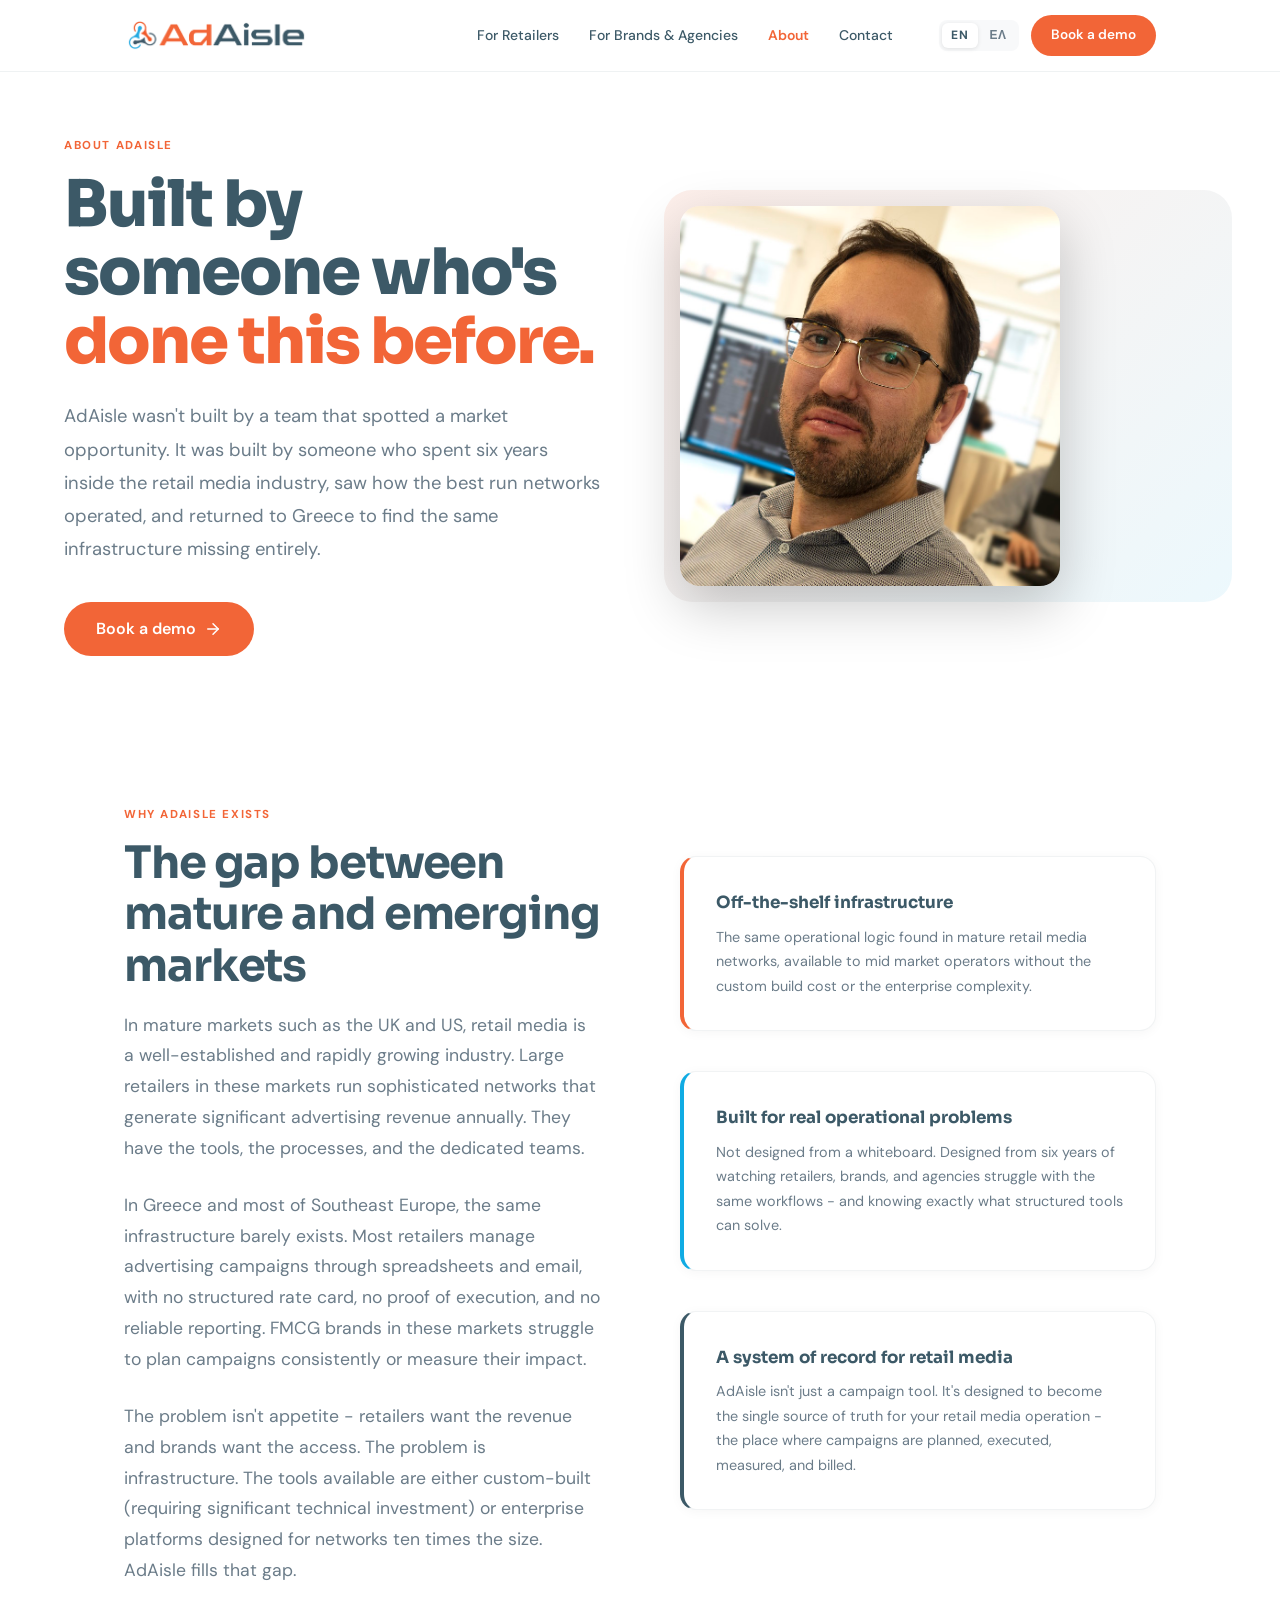
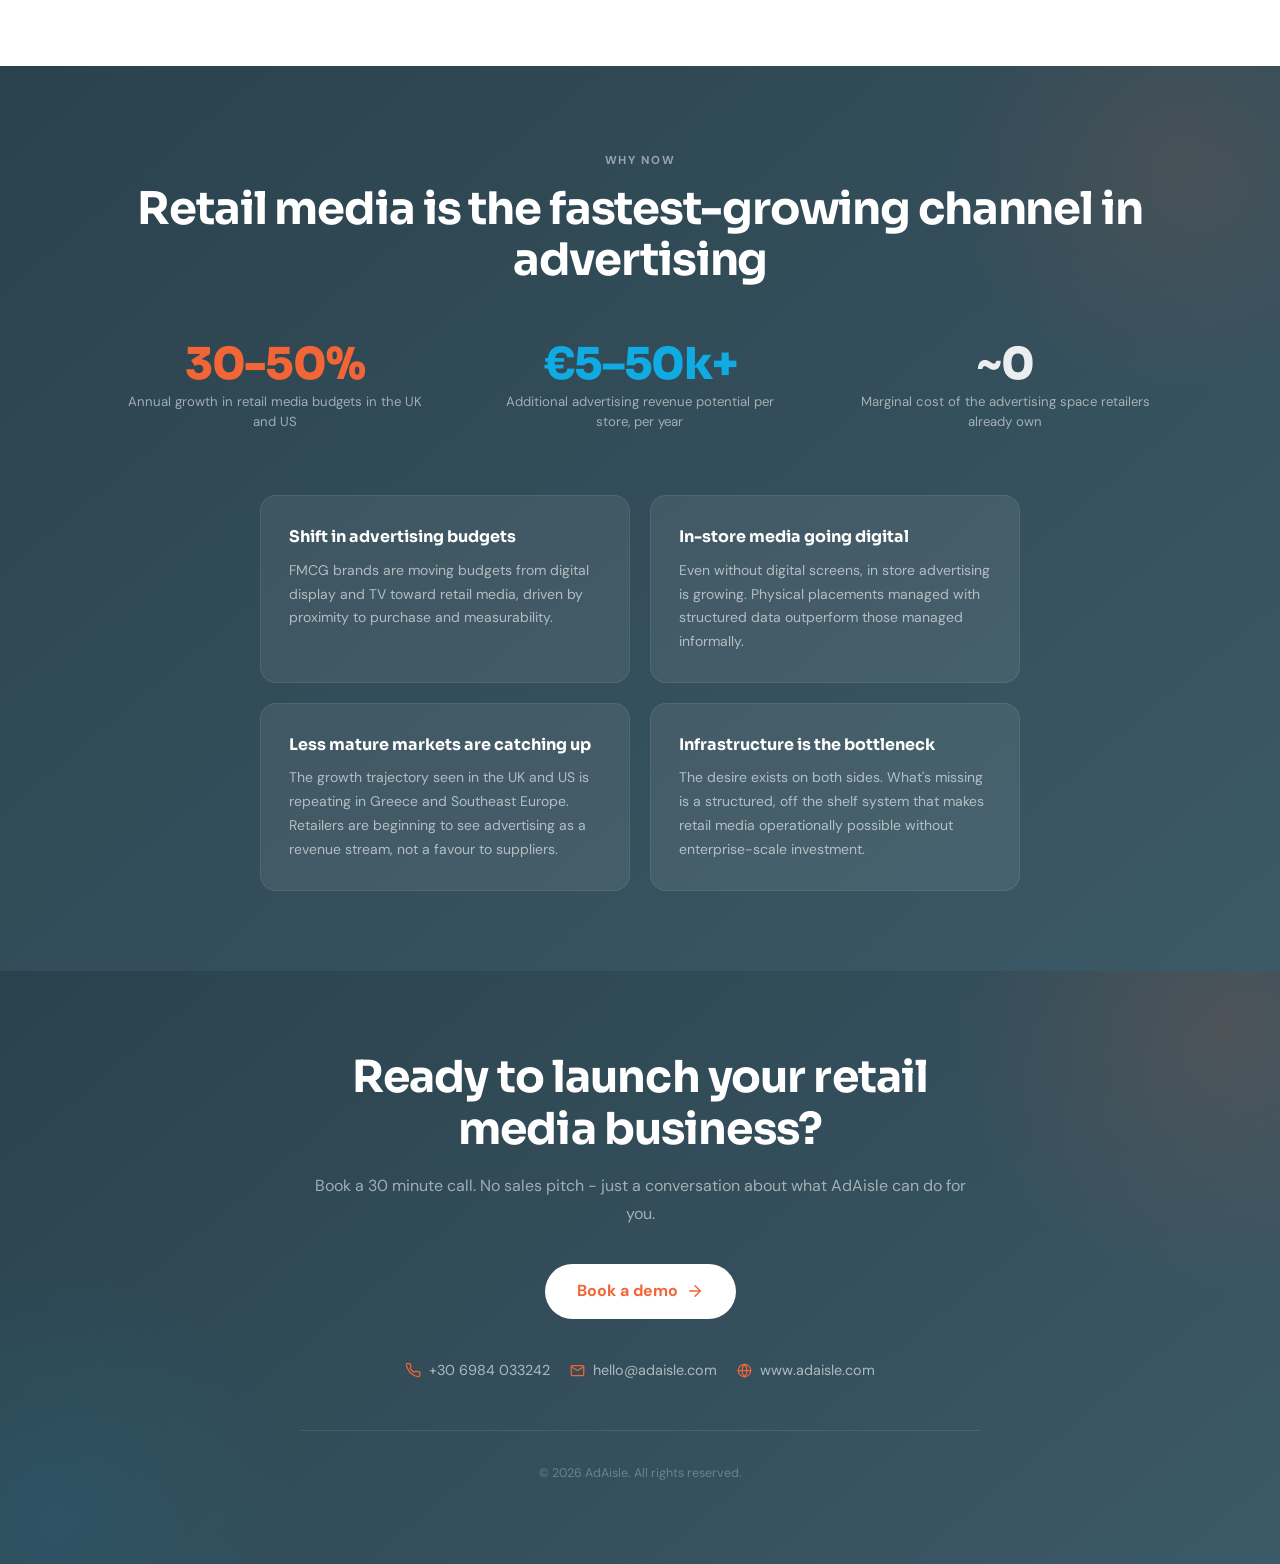
<file: about.html>
﻿<!DOCTYPE html>
<html lang="en">
<head>
  <meta charset="UTF-8">
  <meta name="viewport" content="width=device-width, initial-scale=1.0">
  <title>AdAisle – About</title>
  <meta name="description" content="Built by someone who has done this before. Six years of retail media.">
  <link rel="preconnect" href="https://fonts.googleapis.com">
  <link rel="preconnect" href="https://fonts.gstatic.com" crossorigin>
  <link href="https://fonts.googleapis.com/css2?family=Sora:wght@400;500;600;700;800&family=DM+Sans:ital,opsz,wght@0,9..40,400;0,9..40,500;0,9..40,600;1,9..40,400&display=swap" rel="stylesheet">
  <style>
/* ============================================================
   AdAisle — Shared Styles
   ============================================================ */

/* ------------------------------------------------------------
   Variables
   ------------------------------------------------------------ */
:root {
  --orange:       #F26537;
  --orange-dark:  #E05A30;
  --orange-pale:  rgba(242, 101, 55, 0.08);
  --slate:        #3C5967;
  --slate-dark:   #2A424D;
  --blue:         #10ABE3;
  --blue-pale:    rgba(16, 171, 227, 0.08);
  --text:         #6B7C89;
  --text-light:   #9AAAB5;
  --light:        #F8F9FA;
  --white:        #FFFFFF;

  --font-heading: 'Sora', sans-serif;
  --font-body:    'DM Sans', sans-serif;

  --max-w:  1160px;
  --px:     clamp(1.25rem, 5vw, 4rem);
  --nav-h:  72px;
}

/* ------------------------------------------------------------
   Reset & Base
   ------------------------------------------------------------ */
*, *::before, *::after { box-sizing: border-box; margin: 0; padding: 0; }
html { scroll-behavior: smooth; }
body {
  font-family: var(--font-body);
  color: var(--text);
  background: var(--white);
  line-height: 1.65;
  -webkit-font-smoothing: antialiased;
}
img { max-width: 100%; display: block; }
a  { color: inherit; text-decoration: none; }
button { cursor: pointer; }

/* ------------------------------------------------------------
   Bilingual: hide/show based on <html lang="">
   ------------------------------------------------------------ */
html[lang="el"] .lang-en { display: none !important; }
html[lang="en"] .lang-el { display: none !important; }
/* Default: show EN if no lang set */
html:not([lang="el"]) .lang-el { display: none !important; }

/* ------------------------------------------------------------
   Navigation
   ------------------------------------------------------------ */
.nav {
  position: fixed;
  inset: 0 0 auto 0;
  z-index: 200;
  height: var(--nav-h);
  display: flex;
  align-items: center;
  background: rgba(255,255,255,0.88);
  backdrop-filter: blur(14px);
  -webkit-backdrop-filter: blur(14px);
  border-bottom: 1px solid rgba(60,89,103,0.08);
}

.nav-inner {
  max-width: var(--max-w);
  width: 100%;
  margin: 0 auto;
  padding: 0 var(--px);
  display: flex;
  align-items: center;
  gap: 1rem;
}

.nav-logo img { height: 30px; width: auto; }

.nav-links {
  display: flex;
  align-items: center;
  gap: 0.125rem;
  margin-left: auto;
}

.nav-link {
  display: block;
  padding: 0.45rem 0.875rem;
  font-size: 0.875rem;
  font-weight: 500;
  color: var(--slate);
  border-radius: 8px;
  transition: background 0.15s, color 0.15s;
  white-space: nowrap;
}
.nav-link:hover { background: var(--light); color: var(--orange); }
.nav-link.active { color: var(--orange); font-weight: 600; }

.nav-right {
  display: flex;
  align-items: center;
  gap: 0.75rem;
  margin-left: 1rem;
  flex-shrink: 0;
}

/* Language toggle */
.lang-toggle {
  display: flex;
  align-items: center;
  background: var(--light);
  border-radius: 8px;
  padding: 3px;
  gap: 2px;
}
.lang-btn {
  padding: 0.28rem 0.6rem;
  font-size: 0.75rem;
  font-weight: 700;
  color: var(--text);
  border-radius: 6px;
  border: none;
  background: transparent;
  transition: all 0.15s;
  font-family: var(--font-body);
  letter-spacing: 0.04em;
}
.lang-btn.active {
  background: var(--white);
  color: var(--slate);
  box-shadow: 0 1px 4px rgba(0,0,0,0.1);
}

/* CTA button in nav */
.btn-nav {
  display: inline-flex;
  align-items: center;
  padding: 0.55rem 1.25rem;
  background: var(--orange);
  color: var(--white);
  border-radius: 100px;
  font-size: 0.85rem;
  font-weight: 600;
  white-space: nowrap;
  transition: background 0.15s, box-shadow 0.15s, transform 0.1s;
  font-family: var(--font-body);
  border: none;
}
.btn-nav:hover {
  background: var(--orange-dark);
  box-shadow: 0 4px 16px rgba(242,101,55,0.3);
  transform: translateY(-1px);
}

/* Hamburger */
.nav-hamburger {
  display: none;
  flex-direction: column;
  gap: 5px;
  margin-left: auto;
  background: none;
  border: none;
  padding: 4px;
}
.nav-hamburger span {
  display: block;
  width: 22px;
  height: 2px;
  background: var(--slate);
  border-radius: 2px;
  transition: all 0.25s;
}

/* Mobile menu */
.nav-mobile {
  display: none;
  position: fixed;
  top: var(--nav-h);
  inset-inline: 0;
  background: var(--white);
  border-bottom: 1px solid rgba(60,89,103,0.08);
  padding: 0.75rem var(--px) 1.5rem;
  z-index: 199;
  box-shadow: 0 8px 32px rgba(0,0,0,0.07);
}
.nav-mobile.open { display: block; }
.nav-mobile .nav-link {
  display: block;
  padding: 0.8rem 0.5rem;
  font-size: 1rem;
  border-bottom: 1px solid var(--light);
}
.nav-mobile-bottom {
  display: flex;
  align-items: center;
  gap: 1rem;
  margin-top: 1.25rem;
}

/* ------------------------------------------------------------
   Buttons
   ------------------------------------------------------------ */
.btn {
  display: inline-flex;
  align-items: center;
  gap: 0.5rem;
  padding: 0.875rem 2rem;
  border-radius: 100px;
  font-size: 1rem;
  font-weight: 600;
  font-family: var(--font-body);
  transition: all 0.2s;
  border: none;
  cursor: pointer;
  white-space: nowrap;
}
.btn-primary {
  background: var(--orange);
  color: var(--white);
}
.btn-primary:hover {
  background: var(--orange-dark);
  box-shadow: 0 6px 24px rgba(242,101,55,0.3);
  transform: translateY(-2px);
}
.btn-outline {
  background: transparent;
  color: var(--orange);
  border: 2px solid var(--orange);
}
.btn-outline:hover {
  background: var(--orange);
  color: var(--white);
  transform: translateY(-2px);
}
.btn-white {
  background: var(--white);
  color: var(--orange);
  font-weight: 700;
}
.btn-white:hover {
  box-shadow: 0 6px 24px rgba(0,0,0,0.15);
  transform: translateY(-2px);
}

/* ------------------------------------------------------------
   Layout Utilities
   ------------------------------------------------------------ */
.container {
  max-width: var(--max-w);
  margin: 0 auto;
  padding: 0 var(--px);
}
.section     { padding: 6rem var(--px); max-width: var(--max-w); margin: 0 auto; }
.section-sm  { padding: 4rem var(--px); max-width: var(--max-w); margin: 0 auto; }
.section-wrap { padding-block: 6rem; }
.section-wrap-sm { padding-block: 4rem; }

.section-label {
  display: inline-block;
  font-size: 0.72rem;
  font-weight: 700;
  letter-spacing: 0.14em;
  text-transform: uppercase;
  color: var(--orange);
  margin-bottom: 0.875rem;
}
.section-title {
  font-family: var(--font-heading);
  font-size: clamp(1.875rem, 3.5vw, 2.875rem);
  font-weight: 700;
  color: var(--slate);
  line-height: 1.14;
  letter-spacing: -0.025em;
  margin-bottom: 1.125rem;
}
.section-sub {
  font-size: 1.1rem;
  color: var(--text);
  line-height: 1.75;
  max-width: 640px;
}

/* ------------------------------------------------------------
   Footer
   ------------------------------------------------------------ */
.footer {
  background: linear-gradient(140deg, var(--slate-dark) 0%, var(--slate) 100%);
  color: rgba(255,255,255,0.85);
  padding: 5rem var(--px);
  text-align: center;
  position: relative;
  overflow: hidden;
}
.footer::before {
  content: '';
  position: absolute;
  top: -220px; right: -220px;
  width: 550px; height: 550px;
  background: radial-gradient(circle, rgba(242,101,55,0.12) 0%, transparent 70%);
  border-radius: 50%;
  pointer-events: none;
}
.footer::after {
  content: '';
  position: absolute;
  bottom: -200px; left: -200px;
  width: 500px; height: 500px;
  background: radial-gradient(circle, rgba(16,171,227,0.09) 0%, transparent 70%);
  border-radius: 50%;
  pointer-events: none;
}
.footer-inner {
  position: relative;
  z-index: 1;
  max-width: 680px;
  margin: 0 auto;
}
.footer-title {
  font-family: var(--font-heading);
  font-size: clamp(1.75rem, 3.5vw, 2.75rem);
  font-weight: 700;
  color: var(--white);
  line-height: 1.2;
  margin-bottom: 1rem;
  letter-spacing: -0.02em;
}
.footer-sub {
  font-size: 1rem;
  color: rgba(255,255,255,0.55);
  margin-bottom: 2.25rem;
  line-height: 1.75;
}
.footer-contacts {
  display: flex;
  flex-wrap: wrap;
  justify-content: center;
  gap: 1.25rem;
  margin-top: 2.5rem;
}
.footer-contact-item {
  display: flex;
  align-items: center;
  gap: 0.5rem;
  color: rgba(255,255,255,0.6);
  font-size: 0.9rem;
  transition: color 0.15s;
}
.footer-contact-item:hover { color: var(--white); }
.footer-contact-item svg { color: var(--orange); flex-shrink: 0; }
.footer-bottom {
  margin-top: 3rem;
  padding-top: 2rem;
  border-top: 1px solid rgba(255,255,255,0.1);
  font-size: 0.78rem;
  color: rgba(255,255,255,0.28);
}

/* ------------------------------------------------------------
   Responsive
   ------------------------------------------------------------ */
@media (max-width: 820px) {
  .nav-links, .nav-right { display: none; }
  .nav-hamburger { display: flex; }
  .section     { padding: 4rem var(--px); }
  .section-sm  { padding: 3rem var(--px); }
  .section-wrap { padding-block: 4rem; }
}

  

/* Profile photo */
.profile-photo {
  width: 160px; height: 160px; border-radius: 50%;
  object-fit: cover; object-position: center top;
  border: 4px solid rgba(242,101,55,0.35);
  box-shadow: 0 8px 32px rgba(0,0,0,0.18);
  flex-shrink: 0;
}
.profile-photo-sm {
  width: 52px; height: 52px; border-radius: 50%;
  object-fit: cover; object-position: center top;
  border: 2px solid rgba(242,101,55,0.4);
  flex-shrink: 0;
}
.profile-photo-lg {
  width: 220px; height: 220px; border-radius: 20px;
  object-fit: cover; object-position: center top;
  box-shadow: 0 20px 56px rgba(0,0,0,0.22);
  flex-shrink: 0;
}

/* Pain / problem cards */
.pain-wrap { background: var(--light); padding-block: 5rem; }
.pain-grid { display: grid; grid-template-columns: repeat(2,1fr); gap: 1.25rem; }
.pain-card {
  background: var(--white); border-radius: 16px; padding: 1.75rem;
  border: 1px solid rgba(60,89,103,0.07);
  border-left: 4px solid var(--orange);
  box-shadow: 0 2px 12px rgba(0,0,0,0.04);
}
.pain-card.blue { border-left-color: var(--blue); }
.pain-title { font-family: var(--font-heading); font-size: 1rem; font-weight: 700; color: var(--slate); margin-bottom: 0.5rem; }
.pain-body { font-size: 0.875rem; color: var(--text); line-height: 1.7; }

/* FAQ */
.faq-list { display: flex; flex-direction: column; gap: 0.75rem; }
.faq-item { background: var(--white); border: 1px solid rgba(60,89,103,0.08); border-radius: 14px; overflow: hidden; }
.faq-q {
  display: flex; justify-content: space-between; align-items: center;
  padding: 1.2rem 1.5rem; cursor: pointer;
  font-weight: 600; color: var(--slate); font-size: 0.95rem; gap: 1rem;
}
.faq-q svg { flex-shrink: 0; transition: transform 0.25s; color: var(--text-light); }
.faq-item.open .faq-q svg { transform: rotate(180deg); color: var(--orange); }
.faq-item.open .faq-q { color: var(--orange); }
.faq-a {
  max-height: 0; overflow: hidden;
  transition: max-height 0.35s ease, padding 0.25s;
  padding: 0 1.5rem;
  color: var(--text); font-size: 0.9rem; line-height: 1.75;
}
.faq-item.open .faq-a { max-height: 400px; padding-bottom: 1.25rem; }

/* Founder quote block */
.founder-block {
  background: linear-gradient(140deg, var(--slate-dark) 0%, var(--slate) 100%);
  border-radius: 24px; padding: 3rem;
  position: relative; overflow: hidden;
}
.founder-block::before {
  content: '"'; position: absolute; top: -30px; left: 20px;
  font-size: 12rem; color: rgba(255,255,255,0.04);
  font-family: Georgia,serif; line-height: 1; pointer-events: none;
}
.founder-block-quote { font-size: 1.1rem; color: rgba(255,255,255,0.85); line-height: 1.8; font-style: italic; margin-bottom: 1.75rem; position: relative; }
.founder-block-author { display: flex; align-items: center; gap: 1rem; }
.founder-block-name { font-family: var(--font-heading); font-size: 0.95rem; font-weight: 700; color: var(--white); }
.founder-block-role { font-size: 0.78rem; color: rgba(255,255,255,0.5); margin-top: 0.15rem; }
.founder-block-badge { margin-top: 0.6rem; display: inline-flex; align-items: center; gap: 0.4rem; background: rgba(242,101,55,0.2); border: 1px solid rgba(242,101,55,0.3); border-radius: 100px; padding: 0.2rem 0.75rem; font-size: 0.7rem; font-weight: 700; color: rgba(255,255,255,0.75); letter-spacing: 0.04em; }

/* Step cards */
.steps-row { display: grid; grid-template-columns: repeat(3,1fr); gap: 2rem; position: relative; }
.steps-row::before {
  content: ''; position: absolute;
  top: 24px; left: calc(16.67% + 1rem); right: calc(16.67% + 1rem);
  height: 2px;
  background: linear-gradient(90deg, var(--orange) 0%, var(--blue) 100%);
  opacity: 0.18;
}
.step-card { background: var(--white); border-radius: 20px; padding: 2rem 1.75rem; border: 1px solid rgba(60,89,103,0.06); transition: box-shadow .2s, transform .2s; }
.step-card:hover { box-shadow: 0 12px 32px rgba(0,0,0,0.07); transform: translateY(-3px); }
.step-num { width: 48px; height: 48px; border-radius: 50%; background: var(--orange); color: var(--white); font-family: var(--font-heading); font-size: 1.125rem; font-weight: 800; display: flex; align-items: center; justify-content: center; margin-bottom: 1.25rem; box-shadow: 0 4px 12px rgba(242,101,55,0.25); position: relative; z-index: 1; }
.step-card:nth-child(2) .step-num { background: linear-gradient(135deg, var(--orange), var(--blue)); }
.step-card:nth-child(3) .step-num { background: var(--blue); box-shadow: 0 4px 12px rgba(16,171,227,0.25); }
.step-ttl { font-family: var(--font-heading); font-size: 1.05rem; font-weight: 700; color: var(--slate); margin-bottom: 0.625rem; }
.step-body { font-size: 0.875rem; color: var(--text); line-height: 1.75; }

/* Benefit grid */
.benefit-grid { display: grid; grid-template-columns: repeat(2,1fr); gap: 1.25rem; }
.benefit-card { background: var(--light); border-radius: 16px; padding: 1.75rem; transition: transform .2s; }
.benefit-card:hover { transform: translateY(-2px); }
.benefit-icon { width: 44px; height: 44px; border-radius: 12px; display: flex; align-items: center; justify-content: center; margin-bottom: 1rem; }
.b-orange { background: var(--orange-pale); color: var(--orange); }
.b-blue   { background: var(--blue-pale);   color: var(--blue); }
.b-slate  { background: rgba(60,89,103,.08); color: var(--slate); }
.benefit-title { font-family: var(--font-heading); font-size: 1rem; font-weight: 700; color: var(--slate); margin-bottom: 0.375rem; }
.benefit-body  { font-size: 0.875rem; color: var(--text); line-height: 1.7; }

/* Features strip */
.feat-grid { display: grid; grid-template-columns: repeat(3,1fr); gap: 1.5rem; }
.feat-card { background: var(--white); border-radius: 20px; padding: 2rem; border: 1px solid rgba(60,89,103,0.07); box-shadow: 0 2px 12px rgba(0,0,0,0.04); transition: box-shadow .25s, transform .25s; }
.feat-card:hover { box-shadow: 0 12px 36px rgba(0,0,0,0.08); transform: translateY(-3px); }
.feat-icon { width: 48px; height: 48px; border-radius: 12px; display: flex; align-items: center; justify-content: center; margin-bottom: 1.25rem; }
.feat-title { font-family: var(--font-heading); font-size: 1.2rem; font-weight: 700; margin-bottom: 0.75rem; }
.feat-body  { font-size: 0.875rem; color: var(--text); line-height: 1.75; }
.feat-list  { list-style: none; margin-top: 1rem; display: flex; flex-direction: column; gap: 0.4rem; }
.feat-list li { display: flex; gap: 0.5rem; font-size: 0.825rem; color: var(--text); align-items: flex-start; }
.feat-list li::before { content: ''; display: block; width: 16px; height: 16px; flex-shrink: 0; margin-top: 2px; background: url("data:image/svg+xml,%3Csvg xmlns='http://www.w3.org/2000/svg' viewBox='0 0 24 24' fill='none' stroke='%23F26537' stroke-width='2.5' stroke-linecap='round' stroke-linejoin='round'%3E%3Cpolyline points='20 6 9 17 4 12'/%3E%3C/svg%3E") center/contain no-repeat; }

/* Stat callouts */
.stat-strip { display: flex; flex-wrap: wrap; gap: 2rem; }
.stat-item  { flex: 1; min-width: 140px; }
.stat-big   { font-family: var(--font-heading); font-size: 2.75rem; font-weight: 800; letter-spacing: -0.03em; line-height: 1; margin-bottom: 0.375rem; }
.stat-desc  { font-size: 0.825rem; color: var(--text); line-height: 1.5; }

/* Two-column layout helper */
.two-col { display: grid; grid-template-columns: 1fr 1fr; gap: 4rem; align-items: start; }
.two-col-center { display: grid; grid-template-columns: 1fr 1fr; gap: 4rem; align-items: center; }

/* Hero page variants */
.hero-page {
  padding-top: calc(var(--nav-h) + 5rem); padding-bottom: 5rem;
  padding-inline: var(--px); position: relative; overflow: hidden;
}
.hero-page::before {
  content: ''; position: absolute; top: -100px; right: -200px;
  width: 700px; height: 700px;
  background: radial-gradient(circle, rgba(242,101,55,0.055) 0%, transparent 65%);
  border-radius: 50%; pointer-events: none;
}
.hero-page::after {
  content: ''; position: absolute; bottom: -100px; left: -100px;
  width: 500px; height: 500px;
  background: radial-gradient(circle, rgba(16,171,227,0.05) 0%, transparent 65%);
  border-radius: 50%; pointer-events: none;
}
.hero-page-inner { max-width: var(--max-w); margin: 0 auto; position: relative; z-index: 1; }
.hero-page-label { font-size: 0.72rem; font-weight: 700; letter-spacing: 0.14em; text-transform: uppercase; color: var(--orange); margin-bottom: 1rem; display: block; }
.hero-page-title { font-family: var(--font-heading); font-size: clamp(2.5rem,5vw,4rem); font-weight: 800; color: var(--slate); line-height: 1.07; letter-spacing: -0.03em; margin-bottom: 1.5rem; }
.hero-page-title em { font-style: normal; color: var(--orange); }
.hero-page-sub { font-size: 1.15rem; color: var(--text); line-height: 1.8; max-width: 600px; margin-bottom: 2.25rem; }
.hero-page-ctas { display: flex; flex-wrap: wrap; gap: 0.875rem; }

/* Timeline */
.timeline { display: flex; flex-direction: column; }
.tl-item { display: grid; grid-template-columns: 100px 1fr; gap: 1.5rem; padding: 1.75rem 0; border-bottom: 1px solid rgba(60,89,103,0.06); }
.tl-item:last-child { border-bottom: none; }
.tl-year { font-family: var(--font-heading); font-size: 0.85rem; font-weight: 700; color: var(--orange); padding-top: 0.25rem; }
.tl-title { font-family: var(--font-heading); font-size: 1rem; font-weight: 700; color: var(--slate); margin-bottom: 0.375rem; }
.tl-body  { font-size: 0.875rem; color: var(--text); line-height: 1.7; }

/* Card with left accent */
.accent-card { background: var(--white); border-radius: 16px; padding: 2rem; border: 1px solid rgba(60,89,103,0.07); border-left: 4px solid var(--orange); box-shadow: 0 2px 12px rgba(0,0,0,0.04); margin-bottom: 1.25rem; }
.accent-card.blue { border-left-color: var(--blue); }
.accent-card-title { font-family: var(--font-heading); font-size: 1.05rem; font-weight: 700; color: var(--slate); margin-bottom: 0.5rem; }
.accent-card-body { font-size: 0.9rem; color: var(--text); line-height: 1.7; }

/* Responsive */
@media (max-width: 900px) {
  .two-col, .two-col-center { grid-template-columns: 1fr; gap: 2.5rem; }
  .pain-grid, .benefit-grid { grid-template-columns: 1fr; }
  .steps-row { grid-template-columns: 1fr; }
  .steps-row::before { display: none; }
  .feat-grid { grid-template-columns: 1fr; }
}
@media (max-width: 600px) {
  .hero-page-ctas { flex-direction: column; }
  .hero-page-ctas .btn { width: 100%; justify-content: center; }
  .stat-strip { flex-direction: column; gap: 1.25rem; }
  .tl-item { grid-template-columns: 1fr; gap: 0.25rem; }
}


.about-hero-wrap { padding-top:calc(var(--nav-h) + 4rem); padding-bottom:4rem; padding-inline:var(--px); background:var(--white); }
.about-hero-inner { max-width:var(--max-w); margin:0 auto; display:grid; grid-template-columns:1fr 1fr; gap:5rem; align-items:center; }
.about-photo-wrap { position:relative; }
.about-photo-wrap::before { content:''; position:absolute; inset:-16px; background:linear-gradient(135deg,rgba(242,101,55,.1) 0%,rgba(16,171,227,.08) 100%); border-radius:28px; z-index:0; }
.about-bg-wrap { background:var(--light); padding-block:5rem; }
.about-bg-inner { max-width:var(--max-w); margin:0 auto; padding-inline:var(--px); }
.about-why-wrap { padding-block:5rem; }
.about-why-inner { max-width:var(--max-w); margin:0 auto; padding-inline:var(--px); }
.about-now-wrap { background:linear-gradient(140deg,var(--slate-dark) 0%,var(--slate) 100%); padding-block:5rem; position:relative; overflow:hidden; }
.about-now-wrap::before { content:''; position:absolute; top:-150px; right:-150px; width:500px; height:500px; background:radial-gradient(circle,rgba(242,101,55,.1) 0%,transparent 65%); border-radius:50%; pointer-events:none; }
.about-now-inner { max-width:var(--max-w); margin:0 auto; padding-inline:var(--px); position:relative; z-index:1; }
.about-mission-wrap { padding-block:5rem; }
.about-mission-inner { max-width:var(--max-w); margin:0 auto; padding-inline:var(--px); }
.mission-grid { display:grid; grid-template-columns:repeat(2,1fr); gap:1.25rem; margin-top:2.5rem; }
.mission-card { background:var(--light); border-radius:16px; padding:2rem; }
.mission-icon { width:44px; height:44px; border-radius:12px; display:flex; align-items:center; justify-content:center; margin-bottom:1rem; }
.mission-ttl { font-family:var(--font-heading); font-size:1rem; font-weight:700; color:var(--slate); margin-bottom:.375rem; }
.mission-body { font-size:.875rem; color:var(--text); line-height:1.7; }
@media (max-width:900px) {
  .about-hero-inner { grid-template-columns:1fr; }
  .mission-grid { grid-template-columns:1fr; }
}
</style>
</head>
<body>
<nav class="nav">
  <div class="nav-inner">
    <a href="index.html" class="nav-logo"><img src="assets/AdAsile-logo-wide.png" alt="AdAisle"></a>
    <div class="nav-links"><a href="retailers.html" class="nav-link" data-page="retailers.html"><span class="lang-en">For Retailers</span><span class="lang-el">Για Retailers</span></a>
<a href="brands.html" class="nav-link" data-page="brands.html"><span class="lang-en">For Brands &amp; Agencies</span><span class="lang-el">Για Brands &amp; Agencies</span></a>
<a href="about.html" class="nav-link active" data-page="about.html"><span class="lang-en">About</span><span class="lang-el">Σχετικά</span></a>
<a href="contact.html" class="nav-link" data-page="contact.html"><span class="lang-en">Contact</span><span class="lang-el">Επικοινωνία</span></a>

</div>
    <div class="nav-right">
      <div class="lang-toggle">
        <button class="lang-btn" data-lang="en">EN</button>
        <button class="lang-btn" data-lang="el">ΕΛ</button>
      </div>
      <a href="https://calendly.com/yannis-drosidis-cal-adaisle/30min" class="btn-nav" target="_blank">
        <span class="lang-en">Book a demo</span>
        <span class="lang-el">Κλείστε demo</span>
      </a>
    </div>
    <button class="nav-hamburger" aria-label="Menu"><span></span><span></span><span></span></button>
  </div>
</nav>
<div class="nav-mobile">
  <a href="retailers.html" class="nav-link"><span class="lang-en">For Retailers</span><span class="lang-el">Για Retailers</span></a>
<a href="brands.html" class="nav-link"><span class="lang-en">For Brands &amp; Agencies</span><span class="lang-el">Για Brands &amp; Agencies</span></a>
<a href="about.html" class="nav-link active"><span class="lang-en">About</span><span class="lang-el">Σχετικά</span></a>
<a href="contact.html" class="nav-link"><span class="lang-en">Contact</span><span class="lang-el">Επικοινωνία</span></a>


<div class="nav-mobile-bottom">
    <div class="lang-toggle">
      <button class="lang-btn" data-lang="en">EN</button>
      <button class="lang-btn" data-lang="el">ΕΛ</button>
    </div>
    <a href="https://calendly.com/yannis-drosidis-cal-adaisle/30min" class="btn-nav" target="_blank">
      <span class="lang-en">Book a demo</span>
      <span class="lang-el">Κλείστε demo</span>
    </a>
  </div>
</div>
<main>
<!-- HERO / INTRO -->
<div class="about-hero-wrap">
  <div class="about-hero-inner">
    <div>
      <span class="hero-page-label"><span class="lang-en">About AdAisle</span><span class="lang-el">Σχετικά με το AdAisle</span></span>
      <h1 class="hero-page-title">
        <span class="lang-en">Built by someone who's<br><em>done this before.</em></span>
        <span class="lang-el">Χτισμένο από κάποιον που<br><em>το έχει κάνει ξανά.</em></span>
      </h1>
      <p class="hero-page-sub">
        <span class="lang-en">AdAisle wasn't built by a team that spotted a market opportunity. It was built by someone who spent six years inside the retail media industry, saw how the best run networks operated, and returned to Greece to find the same infrastructure missing entirely.</span>
        <span class="lang-el">Το AdAisle δεν χτίστηκε από μια ομάδα που εντόπισε μια επιχειρηματική ευκαιρία. Χτίστηκε από κάποιον που πέρασε έξι χρόνια μέσα στον κλάδο retail media, είδε πώς λειτουργούν ώριμα δίκτυα, και επέστρεψε στην Ελλάδα για να βρει αυτή την υποδομή να λείπει εντελώς.</span>
      </p>
      <div class="hero-page-ctas">
        <a href="https://calendly.com/yannis-drosidis-cal-adaisle/30min" class="btn btn-primary" target="_blank">
          <span class="lang-en">Book a demo</span>
          <span class="lang-el">Κλείστε demo</span>
          <svg width="18" height="18" viewBox="0 0 24 24" fill="none" stroke="currentColor" stroke-width="2" stroke-linecap="round" stroke-linejoin="round"><path d="M5 12h14"/><path d="m12 5 7 7-7 7"/></svg>
        </a>
      </div>
    </div>
    <div class="about-photo-wrap">
      <img src="assets/Yannis Drosidis - square.jpg" alt="Yannis Drosidis" class="profile-photo-lg" style="position:relative;z-index:1;border-radius:20px;width:100%;max-width:380px;height:auto">
    </div>
  </div>
</div>

<!-- WHY ADAISLE EXISTS -->
<div class="about-why-wrap">
  <div class="about-why-inner">
    <div class="two-col-center" style="gap:5rem">
      <div>
        <span class="section-label"><span class="lang-en">Why AdAisle exists</span><span class="lang-el">Γιατί υπάρχει το AdAisle</span></span>
        <h2 class="section-title"><span class="lang-en">The gap between mature and emerging markets</span><span class="lang-el">Το χάσμα μεταξύ ώριμων και αναπτυσσόμενων αγορών</span></h2>
        <p class="section-sub">
          <span class="lang-en">In mature markets such as the UK and US, retail media is a well-established and rapidly growing industry. Large retailers in these markets run sophisticated networks that generate significant advertising revenue annually. They have the tools, the processes, and the dedicated teams.</span>
          <span class="lang-el">Σε ώριμες αγορές όπως η Βρετανία και οι ΗΠΑ, το retail media είναι ένας καθιερωμένος και ταχύτατα αναπτυσσόμενος κλάδος. Οι μεγάλοι retailers σε αυτές τις αγορές διαχειρίζονται εξελιγμένα δίκτυα που παράγουν σημαντικά διαφημιστικά έσοδα ετησίως.</span>
        </p>
        <br>
        <p class="section-sub">
          <span class="lang-en">In Greece and most of Southeast Europe, the same infrastructure barely exists. Most retailers manage advertising campaigns through spreadsheets and email, with no structured rate card, no proof of execution, and no reliable reporting. FMCG brands in these markets struggle to plan campaigns consistently or measure their impact.</span>
          <span class="lang-el">Στην Ελλάδα και το μεγαλύτερο μέρος της Νοτιοανατολικής Ευρώπης, η ίδια υποδομή μόλις που υπάρχει. Οι περισσότεροι retailers διαχειρίζονται διαφημιστικές καμπάνιες μέσω spreadsheets και email, χωρίς δομημένο τιμοκατάλογο, χωρίς απόδειξη εκτέλεσης και χωρίς αξιόπιστο reporting.</span>
        </p>
        <br>
        <p class="section-sub">
          <span class="lang-en">The problem isn't appetite - retailers want the revenue and brands want the access. The problem is infrastructure. The tools available are either custom-built (requiring significant technical investment) or enterprise platforms designed for networks ten times the size. AdAisle fills that gap.</span>
          <span class="lang-el">Το πρόβλημα δεν είναι η θέληση - οι retailers θέλουν τα έσοδα και τα brands θέλουν την πρόσβαση. Το πρόβλημα είναι η υποδομή. Τα διαθέσιμα εργαλεία είναι είτε custom-built (απαιτώντας σημαντική τεχνική επένδυση) είτε enterprise platforms σχεδιασμένα για δίκτυα δεκαπλάσια σε μέγεθος. Το AdAisle καλύπτει αυτό το κενό.</span>
        </p>
      </div>
      <div style="display:flex;flex-direction:column;gap:1.25rem">
        <div class="accent-card">
          <div class="accent-card-title"><span class="lang-en">Off-the-shelf infrastructure</span><span class="lang-el">Off-the-shelf υποδομή</span></div>
          <p class="accent-card-body"><span class="lang-en">The same operational logic found in mature retail media networks, available to mid market operators without the custom build cost or the enterprise complexity.</span><span class="lang-el">Η ίδια λειτουργική λογική που χαρακτηρίζει ώριμα retail media networks, διαθέσιμη σε mid market operators χωρίς το κόστος custom ανάπτυξης ή την enterprise πολυπλοκότητα.</span></p>
        </div>
        <div class="accent-card blue">
          <div class="accent-card-title"><span class="lang-en">Built for real operational problems</span><span class="lang-el">Χτισμένο για πραγματικά λειτουργικά προβλήματα</span></div>
          <p class="accent-card-body"><span class="lang-en">Not designed from a whiteboard. Designed from six years of watching retailers, brands, and agencies struggle with the same workflows - and knowing exactly what structured tools can solve.</span><span class="lang-el">Δεν σχεδιάστηκε από έναν πίνακα. Σχεδιάστηκε από έξι χρόνια παρατήρησης retailers, brands και agencies που αντιμετωπίζουν τα ίδια workflow προβλήματα.</span></p>
        </div>
        <div class="accent-card" style="border-left-color:var(--slate)">
          <div class="accent-card-title"><span class="lang-en">A system of record for retail media</span><span class="lang-el">Ένα σύστημα καταγραφής για retail media</span></div>
          <p class="accent-card-body"><span class="lang-en">AdAisle isn't just a campaign tool. It's designed to become the single source of truth for your retail media operation - the place where campaigns are planned, executed, measured, and billed.</span><span class="lang-el">Το AdAisle δεν είναι απλώς ένα campaign tool. Είναι σχεδιασμένο να γίνει η μοναδική πηγή αλήθειας για τη retail media λειτουργία σας - ο τόπος όπου οι καμπάνιες σχεδιάζονται, εκτελούνται, μετρώνται και χρεώνονται.</span></p>
        </div>
      </div>
    </div>
  </div>
</div>

<!-- WHY NOW STATS -->
<div class="about-now-wrap">
  <div class="about-now-inner">
    <div style="text-align:center;margin-bottom:3.5rem">
      <span class="section-label" style="color:rgba(255,255,255,.5)"><span class="lang-en">Why now</span><span class="lang-el">Γιατί τώρα</span></span>
      <h2 class="section-title" style="color:var(--white)"><span class="lang-en">Retail media is the fastest-growing channel in advertising</span><span class="lang-el">Το retail media είναι το ταχύτερα αναπτυσσόμενο κανάλι στη διαφήμιση</span></h2>
    </div>
    <div class="stat-strip" style="justify-content:center;gap:4rem;margin-bottom:4rem">
      <div class="stat-item" style="text-align:center">
        <div class="stat-big" style="color:var(--orange)">30-50%</div>
        <div class="stat-desc" style="color:rgba(255,255,255,.55)"><span class="lang-en">Annual growth in retail media budgets in the UK and US</span><span class="lang-el">Ετήσια ανάπτυξη retail media budgets στη Βρετανία και ΗΠΑ</span></div>
      </div>
      <div class="stat-item" style="text-align:center">
        <div class="stat-big" style="color:var(--blue)">€5&#x2013;50k+</div>
        <div class="stat-desc" style="color:rgba(255,255,255,.55)"><span class="lang-en">Additional advertising revenue potential per store, per year</span><span class="lang-el">Δυνητικά επιπλέον διαφημιστικά έσοδα ανά κατάστημα, ανά έτος</span></div>
      </div>
      <div class="stat-item" style="text-align:center">
        <div class="stat-big" style="color:rgba(255,255,255,.9)">~0</div>
        <div class="stat-desc" style="color:rgba(255,255,255,.55)"><span class="lang-en">Marginal cost of the advertising space retailers already own</span><span class="lang-el">Οριακό κόστος του διαφημιστικού χώρου που ήδη διαθέτουν οι retailers</span></div>
      </div>
    </div>
    <div style="max-width:760px;margin:0 auto;display:grid;grid-template-columns:1fr 1fr;gap:1.25rem">
      <div style="background:rgba(255,255,255,.07);border-radius:16px;padding:1.75rem;border:1px solid rgba(255,255,255,.08)">
        <div style="font-family:var(--font-heading);font-size:1rem;font-weight:700;color:var(--white);margin-bottom:.5rem"><span class="lang-en">Shift in advertising budgets</span><span class="lang-el">Μετατόπιση διαφημιστικών budgets</span></div>
        <p style="font-size:.875rem;color:rgba(255,255,255,.6);line-height:1.7"><span class="lang-en">FMCG brands are moving budgets from digital display and TV toward retail media, driven by proximity to purchase and measurability.</span><span class="lang-el">Τα FMCG brands μετακινούν budgets από digital display και TV προς retail media, οδηγούμενα από την εγγύτητα στην αγορά και τη μετρησιμότητα.</span></p>
      </div>
      <div style="background:rgba(255,255,255,.07);border-radius:16px;padding:1.75rem;border:1px solid rgba(255,255,255,.08)">
        <div style="font-family:var(--font-heading);font-size:1rem;font-weight:700;color:var(--white);margin-bottom:.5rem"><span class="lang-en">In-store media going digital</span><span class="lang-el">In-store media γίνεται ψηφιακό</span></div>
        <p style="font-size:.875rem;color:rgba(255,255,255,.6);line-height:1.7"><span class="lang-en">Even without digital screens, in store advertising is growing. Physical placements managed with structured data outperform those managed informally.</span><span class="lang-el">Ακόμα και χωρίς ψηφιακές οθόνες, η in store διαφήμιση αναπτύσσεται. Οι φυσικές τοποθετήσεις που διαχειρίζονται με δομημένα δεδομένα αποδίδουν καλύτερα από αυτές που διαχειρίζονται άτυπα.</span></p>
      </div>
      <div style="background:rgba(255,255,255,.07);border-radius:16px;padding:1.75rem;border:1px solid rgba(255,255,255,.08)">
        <div style="font-family:var(--font-heading);font-size:1rem;font-weight:700;color:var(--white);margin-bottom:.5rem"><span class="lang-en">Less mature markets are catching up</span><span class="lang-el">Λιγότερο ώριμες αγορές μπαίνουν στο παιχνίδι</span></div>
        <p style="font-size:.875rem;color:rgba(255,255,255,.6);line-height:1.7"><span class="lang-en">The growth trajectory seen in the UK and US is repeating in Greece and Southeast Europe. Retailers are beginning to see advertising as a revenue stream, not a favour to suppliers.</span><span class="lang-el">Η ανάπτυξη που παρατηρήθηκε στη Βρετανία και τις ΗΠΑ επαναλαμβάνεται στην Ελλάδα και τη Νοτιοανατολική Ευρώπη. Οι retailers αρχίζουν να βλέπουν τη διαφήμιση ως πηγή εσόδων.</span></p>
      </div>
      <div style="background:rgba(255,255,255,.07);border-radius:16px;padding:1.75rem;border:1px solid rgba(255,255,255,.08)">
        <div style="font-family:var(--font-heading);font-size:1rem;font-weight:700;color:var(--white);margin-bottom:.5rem"><span class="lang-en">Infrastructure is the bottleneck</span><span class="lang-el">Η υποδομή είναι το εμπόδιο</span></div>
        <p style="font-size:.875rem;color:rgba(255,255,255,.6);line-height:1.7"><span class="lang-en">The desire exists on both sides. What's missing is a structured, off the shelf system that makes retail media operationally possible without enterprise-scale investment.</span><span class="lang-el">Η θέληση υπάρχει και από τις δύο πλευρές. Αυτό που λείπει είναι ένα δομημένο, off the shelf σύστημα που κάνει το retail media λειτουργικά εφικτό χωρίς enterprise-scale επένδυση.</span></p>
      </div>
    </div>
  </div>
</div>

</main>
<footer class="footer">
  <div class="footer-inner">
    <p class="footer-title">
      <span class="lang-en">Ready to launch your retail media business?</span>
      <span class="lang-el">Έτοιμοι να ξεκινήσετε το retail media business σας;</span>
    </p>
    <p class="footer-sub">
      <span class="lang-en">Book a 30 minute call. No sales pitch - just a conversation about what AdAisle can do for you.</span>
      <span class="lang-el">Κλείστε μια συζήτηση 30 λεπτών. Χωρίς παρουσίαση πώλησης - μόνο μια συζήτηση για αυτό που μπορεί να κάνει το AdAisle για εσάς.</span>
    </p>
    <a href="https://calendly.com/yannis-drosidis-cal-adaisle/30min" class="btn btn-white" target="_blank">
      <span class="lang-en">Book a demo</span>
      <span class="lang-el">Κλείστε demo</span>
      <svg width="18" height="18" viewBox="0 0 24 24" fill="none" stroke="currentColor" stroke-width="2" stroke-linecap="round" stroke-linejoin="round"><path d="M5 12h14"/><path d="m12 5 7 7-7 7"/></svg>
    </a>
    <div class="footer-contacts">
      <a href="tel:+306984033242" class="footer-contact-item"><svg width="15" height="15" viewBox="0 0 24 24" fill="none" stroke="currentColor" stroke-width="2" stroke-linecap="round" stroke-linejoin="round"><path d="M22 16.92v3a2 2 0 01-2.18 2 19.79 19.79 0 01-8.63-3.07A19.5 19.5 0 013.07 9.73a19.79 19.79 0 01-3.07-8.67A2 2 0 012 .84h3a2 2 0 012 1.72c.127.96.361 1.903.7 2.81a2 2 0 01-.45 2.11L6.91 8.73a16 16 0 006.29 6.29l1.25-1.25a2 2 0 012.11-.45c.907.339 1.85.573 2.81.7A2 2 0 0122 16.92z"/></svg>+30 6984 033242</a>
      <a href="mailto:hello@adaisle.com" class="footer-contact-item"><svg width="15" height="15" viewBox="0 0 24 24" fill="none" stroke="currentColor" stroke-width="2" stroke-linecap="round" stroke-linejoin="round"><path d="M4 4h16c1.1 0 2 .9 2 2v12c0 1.1-.9 2-2 2H4c-1.1 0-2-.9-2-2V6c0-1.1.9-2 2-2z"/><polyline points="22,6 12,12 2,6"/></svg>hello@adaisle.com</a>
      <a href="https://www.adaisle.com" class="footer-contact-item" target="_blank"><svg width="15" height="15" viewBox="0 0 24 24" fill="none" stroke="currentColor" stroke-width="2" stroke-linecap="round" stroke-linejoin="round"><circle cx="12" cy="12" r="10"/><line x1="2" y1="12" x2="22" y2="12"/><path d="M12 2a15.3 15.3 0 014 10 15.3 15.3 0 01-4 10 15.3 15.3 0 01-4-10 15.3 15.3 0 014-10z"/></svg>www.adaisle.com</a>
    </div>
    <div class="footer-bottom"><p>&copy; 2026 AdAisle. All rights reserved.</p></div>
  </div>
</footer>
<script>
/* ============================================================
   AdAisle — Shared JS
   Language toggle, nav active state, mobile menu
   ============================================================ */

(function () {
  var LANG_KEY = 'adaisle-lang';

  /* ---- Language ---- */
  function getLang() {
    return localStorage.getItem(LANG_KEY) || 'en';
  }

  function setLang(lang) {
    localStorage.setItem(LANG_KEY, lang);
    document.documentElement.lang = lang;
    document.querySelectorAll('.lang-btn').forEach(function (btn) {
      btn.classList.toggle('active', btn.dataset.lang === lang);
    });
  }

  /* ---- Nav active state ---- */
  function initNavActive() {
    var page = window.location.pathname.split('/').pop() || 'index.html';
    if (page === '') page = 'index.html';
    document.querySelectorAll('.nav-link[data-page]').forEach(function (link) {
      link.classList.toggle('active', link.dataset.page === page);
    });
  }

  /* ---- Mobile menu ---- */
  function initMobileMenu() {
    var hamburger  = document.querySelector('.nav-hamburger');
    var mobileMenu = document.querySelector('.nav-mobile');
    if (!hamburger || !mobileMenu) return;

    hamburger.addEventListener('click', function () {
      mobileMenu.classList.toggle('open');
    });
    document.addEventListener('click', function (e) {
      if (!hamburger.contains(e.target) && !mobileMenu.contains(e.target)) {
        mobileMenu.classList.remove('open');
      }
    });
  }

  /* ---- Wire lang buttons ---- */
  function initLangButtons() {
    document.querySelectorAll('.lang-btn').forEach(function (btn) {
      btn.addEventListener('click', function () {
        setLang(btn.dataset.lang);
      });
    });
  }

  /* ---- Init ---- */
  document.addEventListener('DOMContentLoaded', function () {
    setLang(getLang());
    initNavActive();
    initMobileMenu();
    initLangButtons();
  });
})();



document.querySelectorAll('.faq-q').forEach(function(btn) {
  btn.addEventListener('click', function() {
    var item = btn.closest('.faq-item');
    var wasOpen = item.classList.contains('open');
    document.querySelectorAll('.faq-item.open').forEach(function(el) { el.classList.remove('open'); });
    if (!wasOpen) item.classList.add('open');
  });
});

</script>
</body>
</html>
</file>
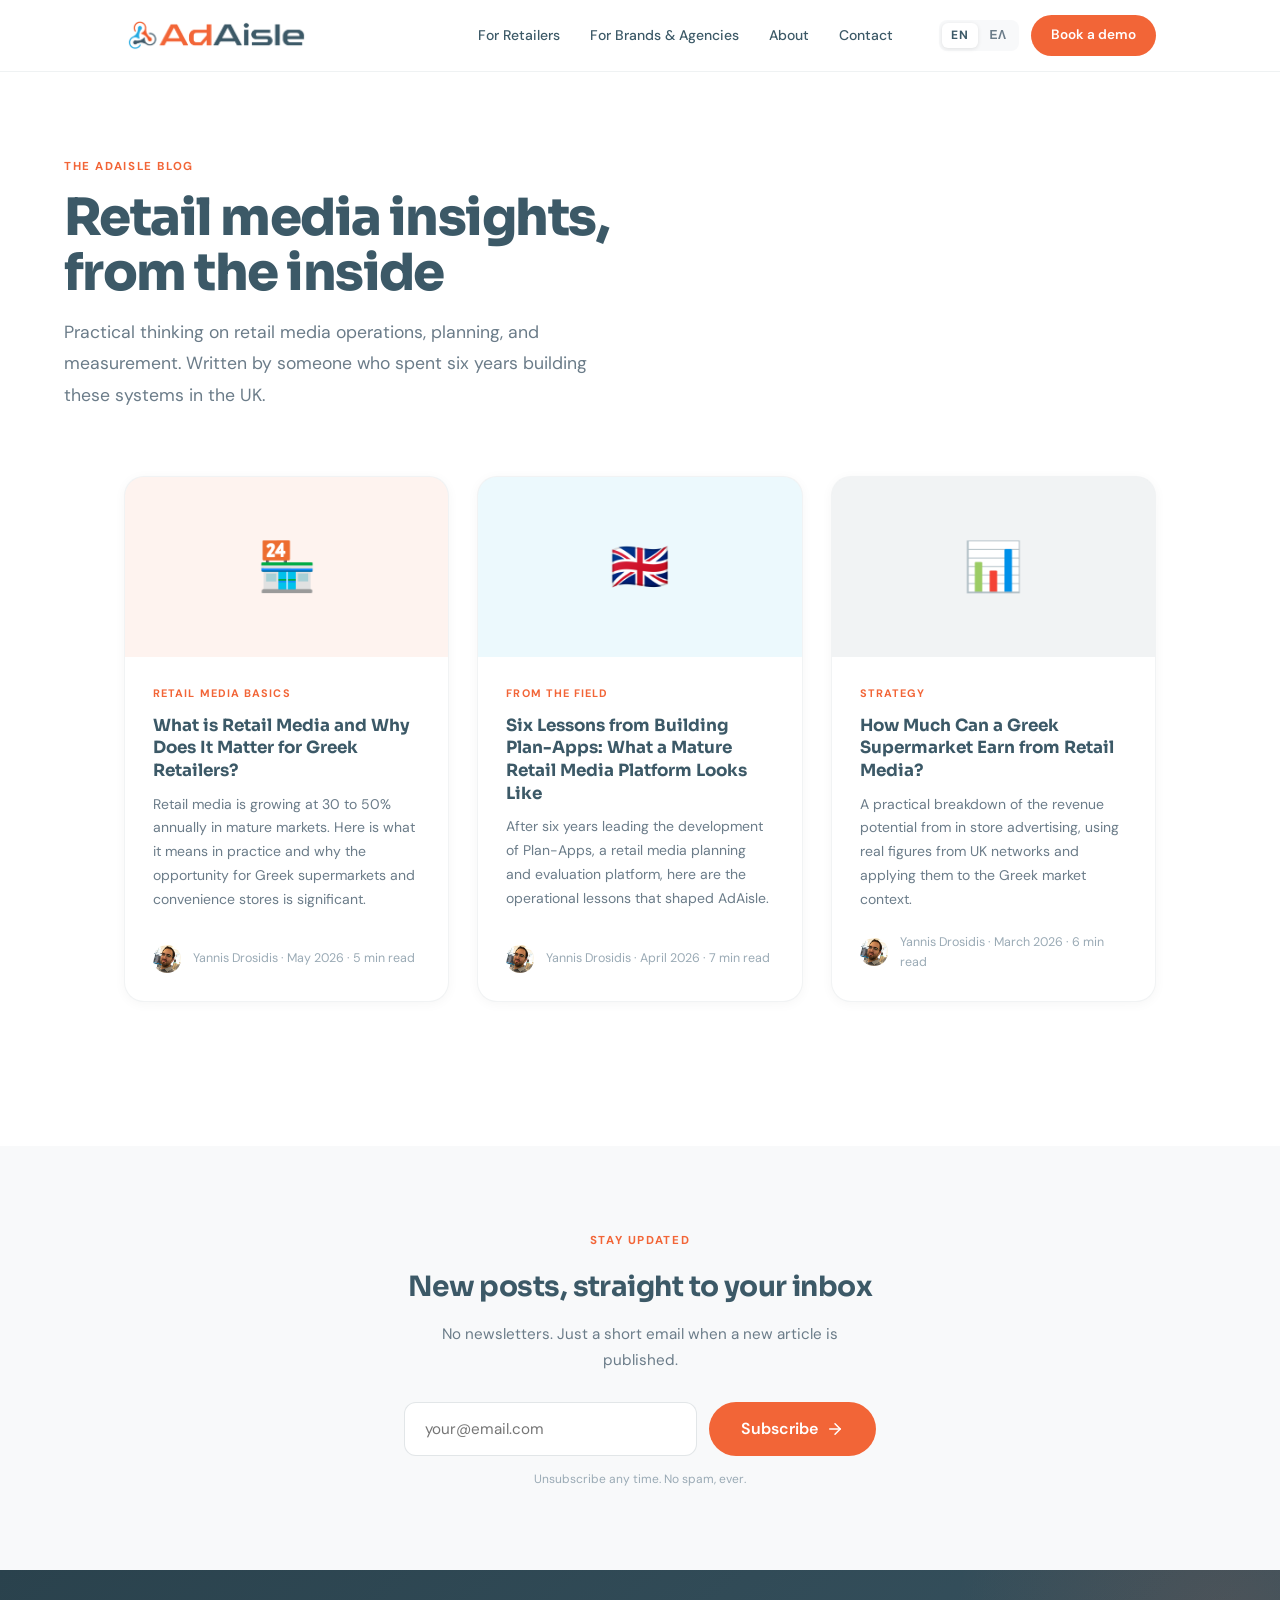
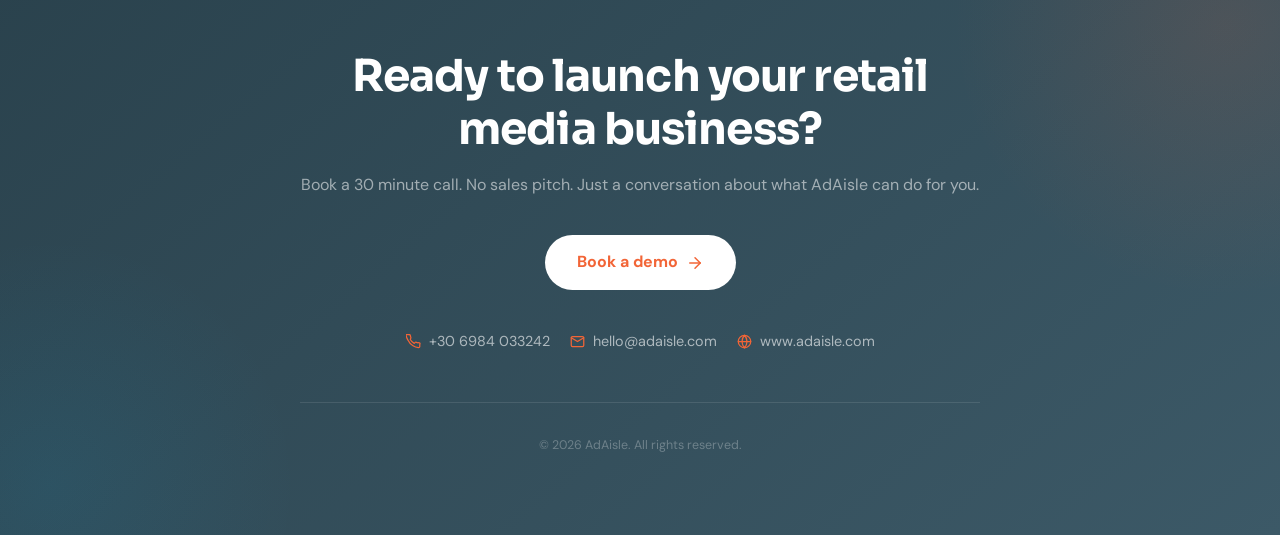
<file: blog.html>
﻿<!DOCTYPE html>
<html lang="en">
<head>
  <meta charset="UTF-8">
  <meta name="viewport" content="width=device-width, initial-scale=1.0">
  <title>AdAisle Blog &ndash; Retail Media Insights</title>
  <meta name="description" content="Practical retail media insights, operational lessons, and market intelligence from the AdAisle team.">
  <link rel="preconnect" href="https://fonts.googleapis.com">
  <link rel="preconnect" href="https://fonts.gstatic.com" crossorigin>
  <link href="https://fonts.googleapis.com/css2?family=Sora:wght@400;500;600;700;800&family=DM+Sans:ital,opsz,wght@0,9..40,400;0,9..40,500;0,9..40,600;1,9..40,400&display=swap" rel="stylesheet">
  <style>
/* ============================================================
   AdAisle — Shared Styles
   ============================================================ */

/* ------------------------------------------------------------
   Variables
   ------------------------------------------------------------ */
:root {
  --orange:       #F26537;
  --orange-dark:  #E05A30;
  --orange-pale:  rgba(242, 101, 55, 0.08);
  --slate:        #3C5967;
  --slate-dark:   #2A424D;
  --blue:         #10ABE3;
  --blue-pale:    rgba(16, 171, 227, 0.08);
  --text:         #6B7C89;
  --text-light:   #9AAAB5;
  --light:        #F8F9FA;
  --white:        #FFFFFF;

  --font-heading: 'Sora', sans-serif;
  --font-body:    'DM Sans', sans-serif;

  --max-w:  1160px;
  --px:     clamp(1.25rem, 5vw, 4rem);
  --nav-h:  72px;
}

/* ------------------------------------------------------------
   Reset & Base
   ------------------------------------------------------------ */
*, *::before, *::after { box-sizing: border-box; margin: 0; padding: 0; }
html { scroll-behavior: smooth; }
body {
  font-family: var(--font-body);
  color: var(--text);
  background: var(--white);
  line-height: 1.65;
  -webkit-font-smoothing: antialiased;
}
img { max-width: 100%; display: block; }
a  { color: inherit; text-decoration: none; }
button { cursor: pointer; }

/* ------------------------------------------------------------
   Bilingual: hide/show based on <html lang="">
   ------------------------------------------------------------ */
html[lang="el"] .lang-en { display: none !important; }
html[lang="en"] .lang-el { display: none !important; }
/* Default: show EN if no lang set */
html:not([lang="el"]) .lang-el { display: none !important; }

/* ------------------------------------------------------------
   Navigation
   ------------------------------------------------------------ */
.nav {
  position: fixed;
  inset: 0 0 auto 0;
  z-index: 200;
  height: var(--nav-h);
  display: flex;
  align-items: center;
  background: rgba(255,255,255,0.88);
  backdrop-filter: blur(14px);
  -webkit-backdrop-filter: blur(14px);
  border-bottom: 1px solid rgba(60,89,103,0.08);
}

.nav-inner {
  max-width: var(--max-w);
  width: 100%;
  margin: 0 auto;
  padding: 0 var(--px);
  display: flex;
  align-items: center;
  gap: 1rem;
}

.nav-logo img { height: 30px; width: auto; }

.nav-links {
  display: flex;
  align-items: center;
  gap: 0.125rem;
  margin-left: auto;
}

.nav-link {
  display: block;
  padding: 0.45rem 0.875rem;
  font-size: 0.875rem;
  font-weight: 500;
  color: var(--slate);
  border-radius: 8px;
  transition: background 0.15s, color 0.15s;
  white-space: nowrap;
}
.nav-link:hover { background: var(--light); color: var(--orange); }
.nav-link.active { color: var(--orange); font-weight: 600; }

.nav-right {
  display: flex;
  align-items: center;
  gap: 0.75rem;
  margin-left: 1rem;
  flex-shrink: 0;
}

/* Language toggle */
.lang-toggle {
  display: flex;
  align-items: center;
  background: var(--light);
  border-radius: 8px;
  padding: 3px;
  gap: 2px;
}
.lang-btn {
  padding: 0.28rem 0.6rem;
  font-size: 0.75rem;
  font-weight: 700;
  color: var(--text);
  border-radius: 6px;
  border: none;
  background: transparent;
  transition: all 0.15s;
  font-family: var(--font-body);
  letter-spacing: 0.04em;
}
.lang-btn.active {
  background: var(--white);
  color: var(--slate);
  box-shadow: 0 1px 4px rgba(0,0,0,0.1);
}

/* CTA button in nav */
.btn-nav {
  display: inline-flex;
  align-items: center;
  padding: 0.55rem 1.25rem;
  background: var(--orange);
  color: var(--white);
  border-radius: 100px;
  font-size: 0.85rem;
  font-weight: 600;
  white-space: nowrap;
  transition: background 0.15s, box-shadow 0.15s, transform 0.1s;
  font-family: var(--font-body);
  border: none;
}
.btn-nav:hover {
  background: var(--orange-dark);
  box-shadow: 0 4px 16px rgba(242,101,55,0.3);
  transform: translateY(-1px);
}

/* Hamburger */
.nav-hamburger {
  display: none;
  flex-direction: column;
  gap: 5px;
  margin-left: auto;
  background: none;
  border: none;
  padding: 4px;
}
.nav-hamburger span {
  display: block;
  width: 22px;
  height: 2px;
  background: var(--slate);
  border-radius: 2px;
  transition: all 0.25s;
}

/* Mobile menu */
.nav-mobile {
  display: none;
  position: fixed;
  top: var(--nav-h);
  inset-inline: 0;
  background: var(--white);
  border-bottom: 1px solid rgba(60,89,103,0.08);
  padding: 0.75rem var(--px) 1.5rem;
  z-index: 199;
  box-shadow: 0 8px 32px rgba(0,0,0,0.07);
}
.nav-mobile.open { display: block; }
.nav-mobile .nav-link {
  display: block;
  padding: 0.8rem 0.5rem;
  font-size: 1rem;
  border-bottom: 1px solid var(--light);
}
.nav-mobile-bottom {
  display: flex;
  align-items: center;
  gap: 1rem;
  margin-top: 1.25rem;
}

/* ------------------------------------------------------------
   Buttons
   ------------------------------------------------------------ */
.btn {
  display: inline-flex;
  align-items: center;
  gap: 0.5rem;
  padding: 0.875rem 2rem;
  border-radius: 100px;
  font-size: 1rem;
  font-weight: 600;
  font-family: var(--font-body);
  transition: all 0.2s;
  border: none;
  cursor: pointer;
  white-space: nowrap;
}
.btn-primary {
  background: var(--orange);
  color: var(--white);
}
.btn-primary:hover {
  background: var(--orange-dark);
  box-shadow: 0 6px 24px rgba(242,101,55,0.3);
  transform: translateY(-2px);
}
.btn-outline {
  background: transparent;
  color: var(--orange);
  border: 2px solid var(--orange);
}
.btn-outline:hover {
  background: var(--orange);
  color: var(--white);
  transform: translateY(-2px);
}
.btn-white {
  background: var(--white);
  color: var(--orange);
  font-weight: 700;
}
.btn-white:hover {
  box-shadow: 0 6px 24px rgba(0,0,0,0.15);
  transform: translateY(-2px);
}

/* ------------------------------------------------------------
   Layout Utilities
   ------------------------------------------------------------ */
.container {
  max-width: var(--max-w);
  margin: 0 auto;
  padding: 0 var(--px);
}
.section     { padding: 6rem var(--px); max-width: var(--max-w); margin: 0 auto; }
.section-sm  { padding: 4rem var(--px); max-width: var(--max-w); margin: 0 auto; }
.section-wrap { padding-block: 6rem; }
.section-wrap-sm { padding-block: 4rem; }

.section-label {
  display: inline-block;
  font-size: 0.72rem;
  font-weight: 700;
  letter-spacing: 0.14em;
  text-transform: uppercase;
  color: var(--orange);
  margin-bottom: 0.875rem;
}
.section-title {
  font-family: var(--font-heading);
  font-size: clamp(1.875rem, 3.5vw, 2.875rem);
  font-weight: 700;
  color: var(--slate);
  line-height: 1.14;
  letter-spacing: -0.025em;
  margin-bottom: 1.125rem;
}
.section-sub {
  font-size: 1.1rem;
  color: var(--text);
  line-height: 1.75;
  max-width: 640px;
}

/* ------------------------------------------------------------
   Footer
   ------------------------------------------------------------ */
.footer {
  background: linear-gradient(140deg, var(--slate-dark) 0%, var(--slate) 100%);
  color: rgba(255,255,255,0.85);
  padding: 5rem var(--px);
  text-align: center;
  position: relative;
  overflow: hidden;
}
.footer::before {
  content: '';
  position: absolute;
  top: -220px; right: -220px;
  width: 550px; height: 550px;
  background: radial-gradient(circle, rgba(242,101,55,0.12) 0%, transparent 70%);
  border-radius: 50%;
  pointer-events: none;
}
.footer::after {
  content: '';
  position: absolute;
  bottom: -200px; left: -200px;
  width: 500px; height: 500px;
  background: radial-gradient(circle, rgba(16,171,227,0.09) 0%, transparent 70%);
  border-radius: 50%;
  pointer-events: none;
}
.footer-inner {
  position: relative;
  z-index: 1;
  max-width: 680px;
  margin: 0 auto;
}
.footer-title {
  font-family: var(--font-heading);
  font-size: clamp(1.75rem, 3.5vw, 2.75rem);
  font-weight: 700;
  color: var(--white);
  line-height: 1.2;
  margin-bottom: 1rem;
  letter-spacing: -0.02em;
}
.footer-sub {
  font-size: 1rem;
  color: rgba(255,255,255,0.55);
  margin-bottom: 2.25rem;
  line-height: 1.75;
}
.footer-contacts {
  display: flex;
  flex-wrap: wrap;
  justify-content: center;
  gap: 1.25rem;
  margin-top: 2.5rem;
}
.footer-contact-item {
  display: flex;
  align-items: center;
  gap: 0.5rem;
  color: rgba(255,255,255,0.6);
  font-size: 0.9rem;
  transition: color 0.15s;
}
.footer-contact-item:hover { color: var(--white); }
.footer-contact-item svg { color: var(--orange); flex-shrink: 0; }
.footer-bottom {
  margin-top: 3rem;
  padding-top: 2rem;
  border-top: 1px solid rgba(255,255,255,0.1);
  font-size: 0.78rem;
  color: rgba(255,255,255,0.28);
}

/* ------------------------------------------------------------
   Responsive
   ------------------------------------------------------------ */
@media (max-width: 820px) {
  .nav-links, .nav-right { display: none; }
  .nav-hamburger { display: flex; }
  .section     { padding: 4rem var(--px); }
  .section-sm  { padding: 3rem var(--px); }
  .section-wrap { padding-block: 4rem; }
}

  

:root { --nav-h: 72px; }
.blog-hero { padding-top:calc(var(--nav-h) + 5rem); padding-bottom:4rem; padding-inline:var(--px); }
.blog-hero-inner { max-width:var(--max-w); margin:0 auto; }
.blog-grid { display:grid; grid-template-columns:repeat(3,1fr); gap:1.75rem; max-width:var(--max-w); margin:0 auto; padding-inline:var(--px); }
.blog-card { background:var(--white); border-radius:20px; overflow:hidden; border:1px solid rgba(60,89,103,.07); box-shadow:0 2px 12px rgba(0,0,0,.04); transition:box-shadow .25s,transform .25s; display:flex; flex-direction:column; }
.blog-card:hover { box-shadow:0 12px 36px rgba(0,0,0,.09); transform:translateY(-3px); }
.blog-card-thumb { height:180px; display:flex; align-items:center; justify-content:center; font-size:2.5rem; }
.blog-card-body { padding:1.75rem; flex:1; display:flex; flex-direction:column; }
.blog-tag { font-size:.68rem; font-weight:700; letter-spacing:.1em; text-transform:uppercase; color:var(--orange); margin-bottom:.75rem; display:block; }
.blog-card-title { font-family:var(--font-heading); font-size:1.05rem; font-weight:700; color:var(--slate); margin-bottom:.625rem; line-height:1.35; }
.blog-card-excerpt { font-size:.875rem; color:var(--text); line-height:1.7; flex:1; margin-bottom:1.25rem; }
.blog-card-meta { display:flex; align-items:center; gap:.75rem; font-size:.78rem; color:var(--text-light); }
.blog-card-meta img { width:28px; height:28px; border-radius:50%; object-fit:cover; object-position:center top; }
.blog-empty { padding-block:5rem; text-align:center; }
.subscribe-wrap { background:var(--light); padding-block:5rem; margin-top:4rem; }
.subscribe-inner { max-width:600px; margin:0 auto; padding-inline:var(--px); text-align:center; }
.subscribe-form { display:flex; gap:.75rem; margin-top:1.75rem; }
.subscribe-input { flex:1; padding:.875rem 1.25rem; border:1.5px solid rgba(60,89,103,.15); border-radius:12px; font-family:var(--font-body); font-size:.95rem; color:var(--slate); background:var(--white); outline:none; transition:border-color .2s; }
.subscribe-input:focus { border-color:var(--orange); }
@media (max-width:900px) { .blog-grid { grid-template-columns:1fr 1fr; } }
@media (max-width:600px) {
  .blog-grid { grid-template-columns:1fr; }
  .subscribe-form { flex-direction:column; }
  .subscribe-form .btn { width:100%; justify-content:center; }
}
</style>
</head>
<body>
<nav class="nav">
  <div class="nav-inner">
    <a href="index.html" class="nav-logo"><img src="assets/AdAsile-logo-wide.png" alt="AdAisle"></a>
    <div class="nav-links"><a href="retailers.html" class="nav-link" data-page="retailers.html"><span class="lang-en">For Retailers</span><span class="lang-el">Για Retailers</span></a>
<a href="brands.html" class="nav-link" data-page="brands.html"><span class="lang-en">For Brands &amp; Agencies</span><span class="lang-el">Για Brands &amp; Agencies</span></a>
<a href="about.html" class="nav-link" data-page="about.html"><span class="lang-en">About</span><span class="lang-el">Σχετικά</span></a>
<a href="contact.html" class="nav-link" data-page="contact.html"><span class="lang-en">Contact</span><span class="lang-el">Επικοινωνία</span></a>

</div>
    <div class="nav-right">
      <div class="lang-toggle">
        <button class="lang-btn" data-lang="en">EN</button>
        <button class="lang-btn" data-lang="el">ΕΛ</button>
      </div>
      <a href="https://calendly.com/yannis-drosidis-cal-adaisle/30min" class="btn-nav" target="_blank">
        <span class="lang-en">Book a demo</span>
        <span class="lang-el">Κλείστε demo</span>
      </a>
    </div>
    <button class="nav-hamburger" aria-label="Menu"><span></span><span></span><span></span></button>
  </div>
</nav>
<div class="nav-mobile">
  <a href="retailers.html" class="nav-link"><span class="lang-en">For Retailers</span><span class="lang-el">Για Retailers</span></a>
<a href="brands.html" class="nav-link"><span class="lang-en">For Brands &amp; Agencies</span><span class="lang-el">Για Brands &amp; Agencies</span></a>
<a href="about.html" class="nav-link"><span class="lang-en">About</span><span class="lang-el">Σχετικά</span></a>
<a href="contact.html" class="nav-link"><span class="lang-en">Contact</span><span class="lang-el">Επικοινωνία</span></a>


  <div class="nav-mobile-bottom">
    <div class="lang-toggle">
      <button class="lang-btn" data-lang="en">EN</button>
      <button class="lang-btn" data-lang="el">ΕΛ</button>
    </div>
    <a href="https://calendly.com/yannis-drosidis-cal-adaisle/30min" class="btn-nav" target="_blank">
      <span class="lang-en">Book a demo</span>
      <span class="lang-el">Κλείστε demo</span>
    </a>
  </div>
</div>
<main>

<!-- BLOG HERO -->
<div class="blog-hero">
  <div class="blog-hero-inner">
    <span class="section-label">
      <span class="lang-en">The AdAisle Blog</span>
      <span class="lang-el">Το Blog του AdAisle</span>
    </span>
    <h1 style="font-family:var(--font-heading);font-size:clamp(2rem,4vw,3.25rem);font-weight:800;color:var(--slate);letter-spacing:-0.03em;line-height:1.08;margin-bottom:1rem">
      <span class="lang-en">Retail media insights,<br>from the inside</span>
      <span class="lang-el">Insights για το retail media,<br>από μέσα</span>
    </h1>
    <p style="font-size:1.1rem;color:var(--text);line-height:1.8;max-width:560px">
      <span class="lang-en">Practical thinking on retail media operations, planning, and measurement. Written by someone who spent six years building these systems in the UK.</span>
      <span class="lang-el">Πρακτική σκέψη για retail media λειτουργίες, σχεδιασμό και μέτρηση. Γραμμένο από κάποιον που πέρασε έξι χρόνια χτίζοντας αυτά τα συστήματα στη Βρετανία.</span>
    </p>
  </div>
</div>

<!-- POSTS -->
<div style="padding-bottom:5rem">
  <div class="blog-grid">
    <article class="blog-card">
  <div class="blog-card-thumb" style="background:rgba(242,101,55,.08)">
    <span style="font-size:3rem">🏪</span>
  </div>
  <div class="blog-card-body">
    <span class="blog-tag">
      <span class="lang-en">Retail Media Basics</span>
      <span class="lang-el">Βασικές Αρχές Retail Media</span>
    </span>
    <h2 class="blog-card-title">
      <span class="lang-en">What is Retail Media and Why Does It Matter for Greek Retailers?</span>
      <span class="lang-el">Τι είναι το Retail Media και γιατί έχει σημασία για τους Έλληνες retailers;</span>
    </h2>
    <p class="blog-card-excerpt">
      <span class="lang-en">Retail media is growing at 30 to 50% annually in mature markets. Here is what it means in practice and why the opportunity for Greek supermarkets and convenience stores is significant.</span>
      <span class="lang-el">Το retail media αναπτύσσεται κατά 30 έως 50% ετησίως στις ώριμες αγορές. Ιδού τι σημαίνει στην πράξη και γιατί η ευκαιρία για τα ελληνικά σούπερ μάρκετ και τα mini market είναι σημαντική.</span>
    </p>
    <div class="blog-card-meta">
      <img src="assets/Yannis Drosidis - square.jpg" alt="Yannis Drosidis">
      <span>Yannis Drosidis &middot; May 2026 &middot; 5 min read</span>
    </div>
  </div>
</article>
<article class="blog-card">
  <div class="blog-card-thumb" style="background:rgba(16,171,227,.08)">
    <span style="font-size:3rem">🇬🇧</span>
  </div>
  <div class="blog-card-body">
    <span class="blog-tag">
      <span class="lang-en">From the Field</span>
      <span class="lang-el">Από την Πράξη</span>
    </span>
    <h2 class="blog-card-title">
      <span class="lang-en">Six Lessons from Building Plan-Apps: What a Mature Retail Media Platform Looks Like</span>
      <span class="lang-el">Έξι μαθήματα από την ανάπτυξη του Plan-Apps: Τι χαρακτηρίζει μια ώριμη πλατφόρμα Retail Media</span>
    </h2>
    <p class="blog-card-excerpt">
      <span class="lang-en">After six years leading the development of Plan-Apps, a retail media planning and evaluation platform, here are the operational lessons that shaped AdAisle.</span>
      <span class="lang-el">Μετά από έξι χρόνια ηγεσίας στην ανάπτυξη του Plan-Apps, μιας πλατφόρμας σχεδιασμού και αξιολόγησης retail media, αυτά είναι τα λειτουργικά μαθήματα που διαμόρφωσαν το AdAisle.</span>
    </p>
    <div class="blog-card-meta">
      <img src="assets/Yannis Drosidis - square.jpg" alt="Yannis Drosidis">
      <span>Yannis Drosidis &middot; April 2026 &middot; 7 min read</span>
    </div>
  </div>
</article>
<article class="blog-card">
  <div class="blog-card-thumb" style="background:rgba(60,89,103,.07)">
    <span style="font-size:3rem">📊</span>
  </div>
  <div class="blog-card-body">
    <span class="blog-tag">
      <span class="lang-en">Strategy</span>
      <span class="lang-el">Στρατηγική</span>
    </span>
    <h2 class="blog-card-title">
      <span class="lang-en">How Much Can a Greek Supermarket Earn from Retail Media?</span>
      <span class="lang-el">Πόσα μπορεί να κερδίσει ένα ελληνικό σούπερ μάρκετ από το Retail Media;</span>
    </h2>
    <p class="blog-card-excerpt">
      <span class="lang-en">A practical breakdown of the revenue potential from in store advertising, using real figures from UK networks and applying them to the Greek market context.</span>
      <span class="lang-el">Μια πρακτική ανάλυση του δυνητικού εισοδήματος από in store διαφήμιση, χρησιμοποιώντας πραγματικά στοιχεία από UK δίκτυα και εφαρμόζοντάς τα στο ελληνικό αγοραστικό πλαίσιο.</span>
    </p>
    <div class="blog-card-meta">
      <img src="assets/Yannis Drosidis - square.jpg" alt="Yannis Drosidis">
      <span>Yannis Drosidis &middot; March 2026 &middot; 6 min read</span>
    </div>
  </div>
</article>
  </div>
</div>

<!-- SUBSCRIBE -->
<div class="subscribe-wrap">
  <div class="subscribe-inner">
    <span class="section-label">
      <span class="lang-en">Stay updated</span>
      <span class="lang-el">Μείνετε ενημερωμένοι</span>
    </span>
    <h2 style="font-family:var(--font-heading);font-size:1.75rem;font-weight:700;color:var(--slate);letter-spacing:-0.02em;margin-bottom:.75rem">
      <span class="lang-en">New posts, straight to your inbox</span>
      <span class="lang-el">Νέα άρθρα, απευθείας στο inbox σας</span>
    </h2>
    <p style="font-size:.95rem;color:var(--text);line-height:1.7;margin-bottom:0">
      <span class="lang-en">No newsletters. Just a short email when a new article is published.</span>
      <span class="lang-el">Χωρίς newsletters. Απλώς ένα σύντομο email όταν δημοσιεύεται νέο άρθρο.</span>
    </p>
    <div class="subscribe-form">
      <input type="email" class="subscribe-input" placeholder="your@email.com" aria-label="Email address">
      <a href="mailto:hello@adaisle.com?subject=Subscribe to AdAisle Blog" class="btn btn-primary">
        <span class="lang-en">Subscribe</span>
        <span class="lang-el">Εγγραφή</span>
        <svg width="18" height="18" viewBox="0 0 24 24" fill="none" stroke="currentColor" stroke-width="2" stroke-linecap="round" stroke-linejoin="round"><path d="M5 12h14"/><path d="m12 5 7 7-7 7"/></svg>
      </a>
    </div>
    <p style="font-size:.75rem;color:var(--text-light);margin-top:.875rem">
      <span class="lang-en">Unsubscribe any time. No spam, ever.</span>
      <span class="lang-el">Κατάργηση εγγραφής οποτεδήποτε. Ποτέ spam.</span>
    </p>
  </div>
</div>

</main>
<footer class="footer">
  <div class="footer-inner">
    <p class="footer-title">
      <span class="lang-en">Ready to launch your retail media business?</span>
      <span class="lang-el">Έτοιμοι να ξεκινήσετε το retail media business σας;</span>
    </p>
    <p class="footer-sub">
      <span class="lang-en">Book a 30 minute call. No sales pitch. Just a conversation about what AdAisle can do for you.</span>
      <span class="lang-el">Κλείστε μια συζήτηση 30 λεπτών. Χωρίς παρουσίαση πώλησης. Μόνο μια συζήτηση για αυτό που μπορεί να κάνει το AdAisle για εσάς.</span>
    </p>
    <a href="https://calendly.com/yannis-drosidis-cal-adaisle/30min" class="btn btn-white" target="_blank">
      <span class="lang-en">Book a demo</span>
      <span class="lang-el">Κλείστε demo</span>
      <svg width="18" height="18" viewBox="0 0 24 24" fill="none" stroke="currentColor" stroke-width="2" stroke-linecap="round" stroke-linejoin="round"><path d="M5 12h14"/><path d="m12 5 7 7-7 7"/></svg>
    </a>
    <div class="footer-contacts">
      <a href="tel:+306984033242" class="footer-contact-item"><svg width="15" height="15" viewBox="0 0 24 24" fill="none" stroke="currentColor" stroke-width="2" stroke-linecap="round" stroke-linejoin="round"><path d="M22 16.92v3a2 2 0 01-2.18 2 19.79 19.79 0 01-8.63-3.07A19.5 19.5 0 013.07 9.73a19.79 19.79 0 01-3.07-8.67A2 2 0 012 .84h3a2 2 0 012 1.72c.127.96.361 1.903.7 2.81a2 2 0 01-.45 2.11L6.91 8.73a16 16 0 006.29 6.29l1.25-1.25a2 2 0 012.11-.45c.907.339 1.85.573 2.81.7A2 2 0 0122 16.92z"/></svg>+30 6984 033242</a>
      <a href="mailto:hello@adaisle.com" class="footer-contact-item"><svg width="15" height="15" viewBox="0 0 24 24" fill="none" stroke="currentColor" stroke-width="2" stroke-linecap="round" stroke-linejoin="round"><path d="M4 4h16c1.1 0 2 .9 2 2v12c0 1.1-.9 2-2 2H4c-1.1 0-2-.9-2-2V6c0-1.1.9-2 2-2z"/><polyline points="22,6 12,12 2,6"/></svg>hello@adaisle.com</a>
      <a href="https://www.adaisle.com" class="footer-contact-item" target="_blank"><svg width="15" height="15" viewBox="0 0 24 24" fill="none" stroke="currentColor" stroke-width="2" stroke-linecap="round" stroke-linejoin="round"><circle cx="12" cy="12" r="10"/><line x1="2" y1="12" x2="22" y2="12"/><path d="M12 2a15.3 15.3 0 014 10 15.3 15.3 0 01-4 10 15.3 15.3 0 01-4-10 15.3 15.3 0 014-10z"/></svg>www.adaisle.com</a>
    </div>
    <div class="footer-bottom"><p>&copy; 2026 AdAisle. All rights reserved.</p></div>
  </div>
</footer>
<script>
/* ============================================================
   AdAisle — Shared JS
   Language toggle, nav active state, mobile menu
   ============================================================ */

(function () {
  var LANG_KEY = 'adaisle-lang';

  /* ---- Language ---- */
  function getLang() {
    return localStorage.getItem(LANG_KEY) || 'en';
  }

  function setLang(lang) {
    localStorage.setItem(LANG_KEY, lang);
    document.documentElement.lang = lang;
    document.querySelectorAll('.lang-btn').forEach(function (btn) {
      btn.classList.toggle('active', btn.dataset.lang === lang);
    });
  }

  /* ---- Nav active state ---- */
  function initNavActive() {
    var page = window.location.pathname.split('/').pop() || 'index.html';
    if (page === '') page = 'index.html';
    document.querySelectorAll('.nav-link[data-page]').forEach(function (link) {
      link.classList.toggle('active', link.dataset.page === page);
    });
  }

  /* ---- Mobile menu ---- */
  function initMobileMenu() {
    var hamburger  = document.querySelector('.nav-hamburger');
    var mobileMenu = document.querySelector('.nav-mobile');
    if (!hamburger || !mobileMenu) return;

    hamburger.addEventListener('click', function () {
      mobileMenu.classList.toggle('open');
    });
    document.addEventListener('click', function (e) {
      if (!hamburger.contains(e.target) && !mobileMenu.contains(e.target)) {
        mobileMenu.classList.remove('open');
      }
    });
  }

  /* ---- Wire lang buttons ---- */
  function initLangButtons() {
    document.querySelectorAll('.lang-btn').forEach(function (btn) {
      btn.addEventListener('click', function () {
        setLang(btn.dataset.lang);
      });
    });
  }

  /* ---- Init ---- */
  document.addEventListener('DOMContentLoaded', function () {
    setLang(getLang());
    initNavActive();
    initMobileMenu();
    initLangButtons();
  });
})();

</script>
</body>
</html>
</file>
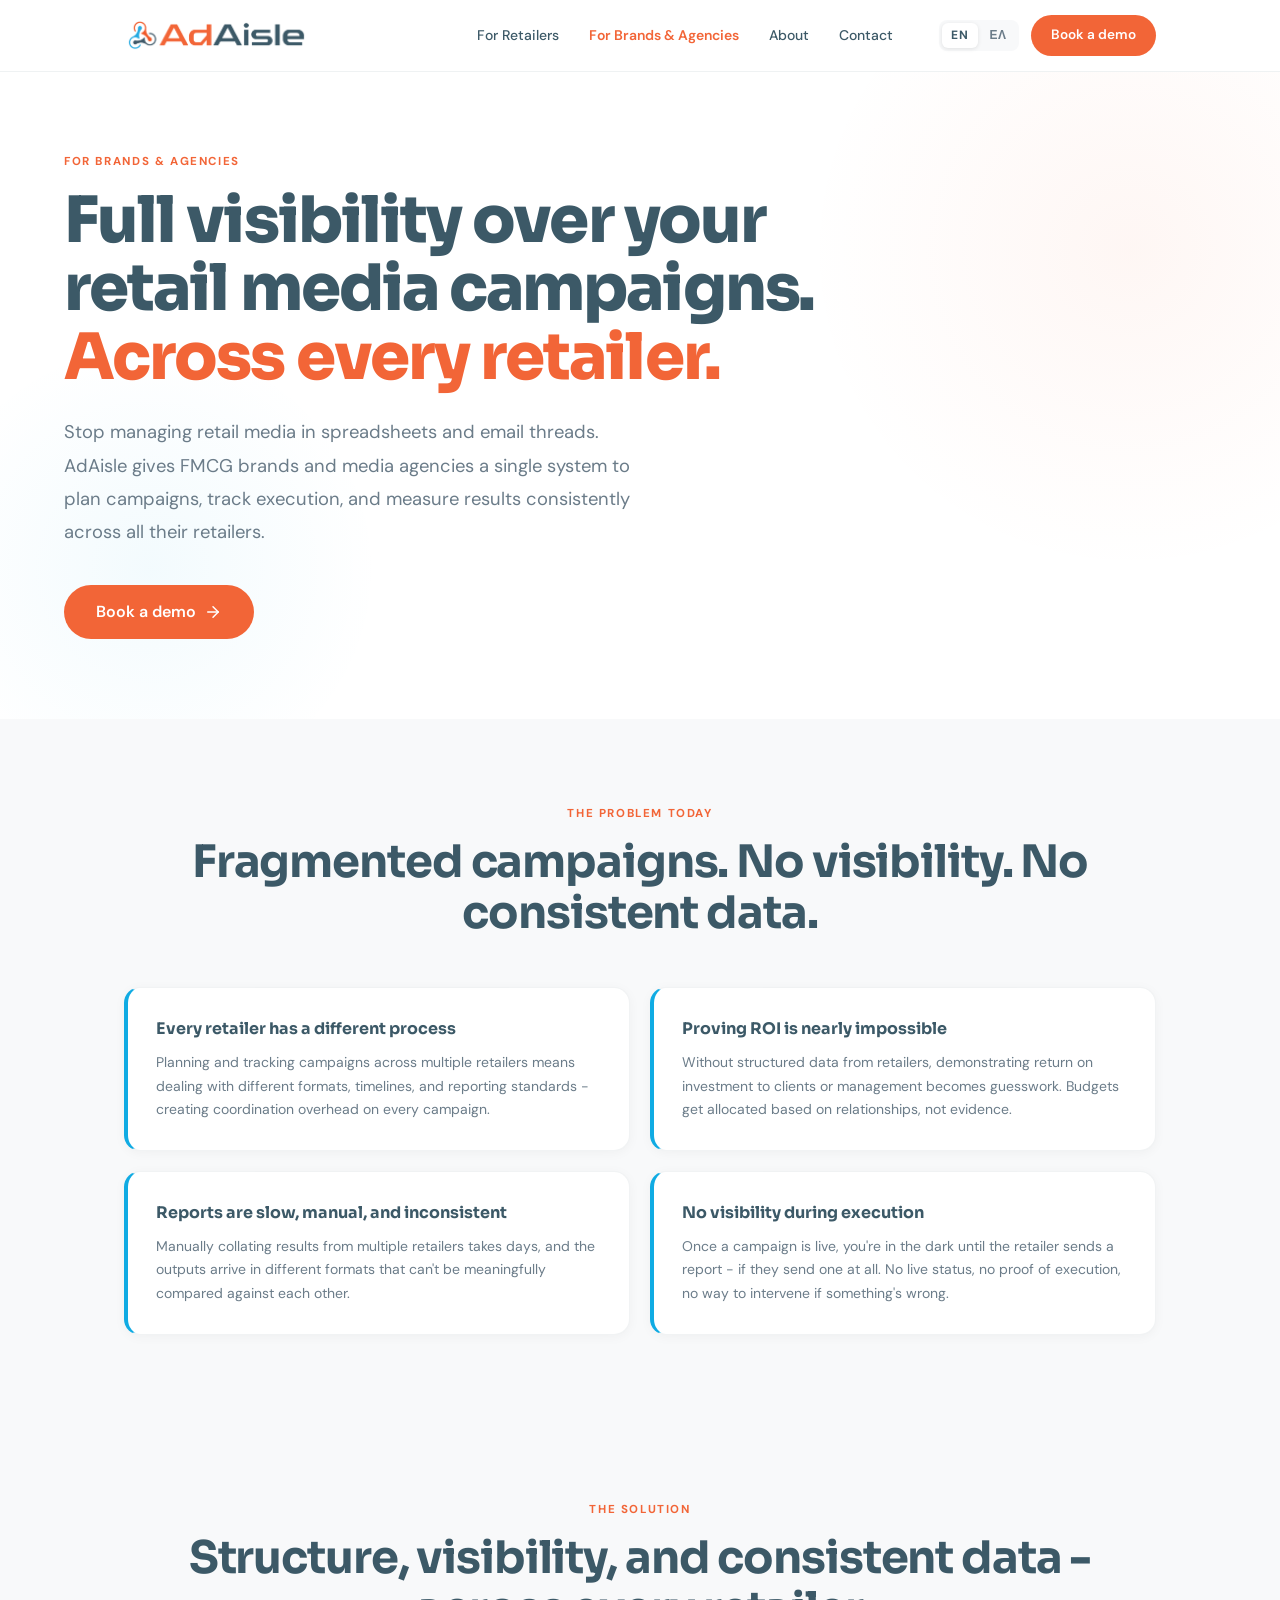
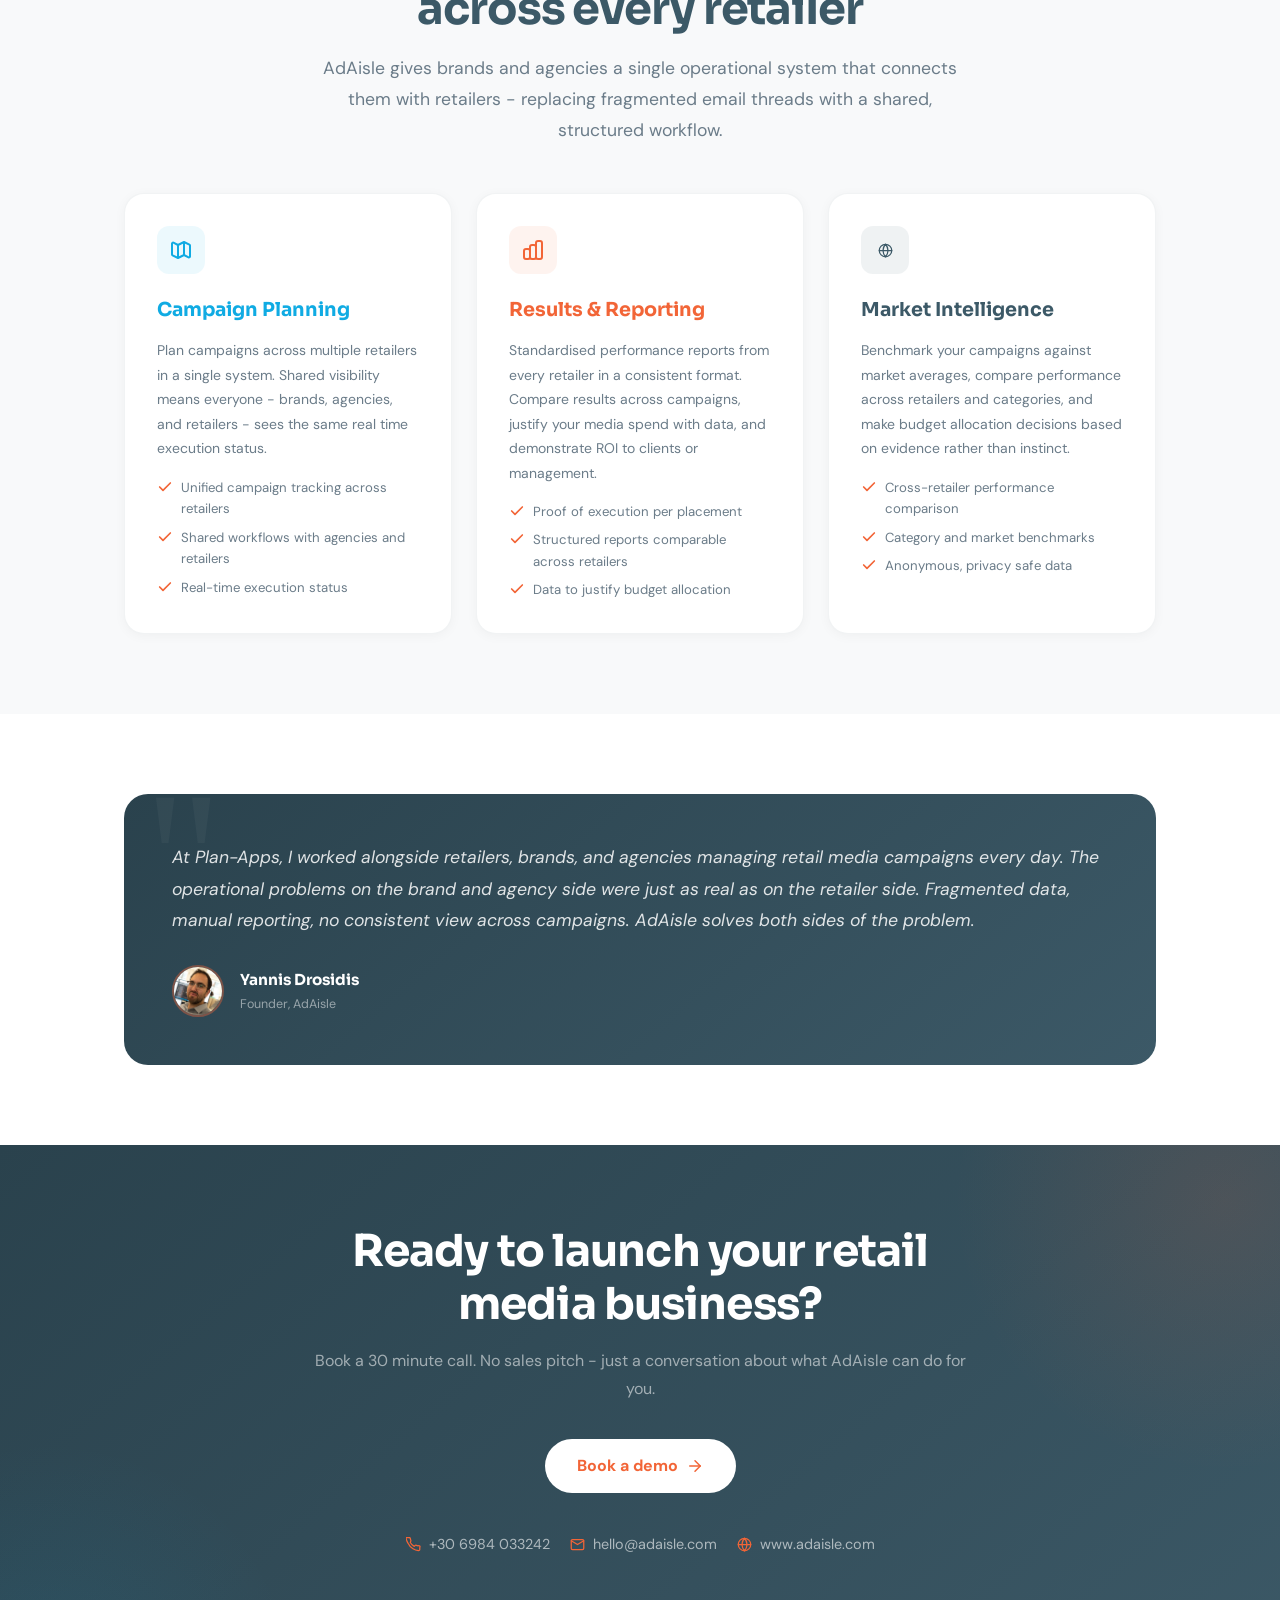
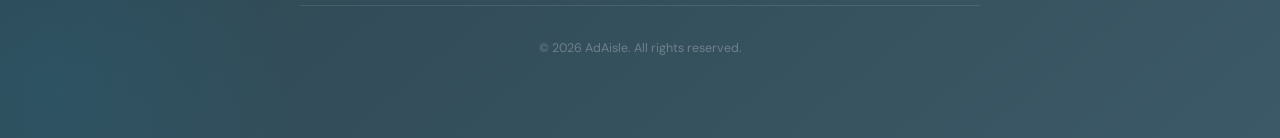
<file: brands.html>
﻿<!DOCTYPE html>
<html lang="en">
<head>
  <meta charset="UTF-8">
  <meta name="viewport" content="width=device-width, initial-scale=1.0">
  <title>AdAisle – For Brands & Agencies</title>
  <meta name="description" content="Full visibility over your retail media campaigns across every retailer.">
  <link rel="preconnect" href="https://fonts.googleapis.com">
  <link rel="preconnect" href="https://fonts.gstatic.com" crossorigin>
  <link href="https://fonts.googleapis.com/css2?family=Sora:wght@400;500;600;700;800&family=DM+Sans:ital,opsz,wght@0,9..40,400;0,9..40,500;0,9..40,600;1,9..40,400&display=swap" rel="stylesheet">
  <style>
/* ============================================================
   AdAisle — Shared Styles
   ============================================================ */

/* ------------------------------------------------------------
   Variables
   ------------------------------------------------------------ */
:root {
  --orange:       #F26537;
  --orange-dark:  #E05A30;
  --orange-pale:  rgba(242, 101, 55, 0.08);
  --slate:        #3C5967;
  --slate-dark:   #2A424D;
  --blue:         #10ABE3;
  --blue-pale:    rgba(16, 171, 227, 0.08);
  --text:         #6B7C89;
  --text-light:   #9AAAB5;
  --light:        #F8F9FA;
  --white:        #FFFFFF;

  --font-heading: 'Sora', sans-serif;
  --font-body:    'DM Sans', sans-serif;

  --max-w:  1160px;
  --px:     clamp(1.25rem, 5vw, 4rem);
  --nav-h:  72px;
}

/* ------------------------------------------------------------
   Reset & Base
   ------------------------------------------------------------ */
*, *::before, *::after { box-sizing: border-box; margin: 0; padding: 0; }
html { scroll-behavior: smooth; }
body {
  font-family: var(--font-body);
  color: var(--text);
  background: var(--white);
  line-height: 1.65;
  -webkit-font-smoothing: antialiased;
}
img { max-width: 100%; display: block; }
a  { color: inherit; text-decoration: none; }
button { cursor: pointer; }

/* ------------------------------------------------------------
   Bilingual: hide/show based on <html lang="">
   ------------------------------------------------------------ */
html[lang="el"] .lang-en { display: none !important; }
html[lang="en"] .lang-el { display: none !important; }
/* Default: show EN if no lang set */
html:not([lang="el"]) .lang-el { display: none !important; }

/* ------------------------------------------------------------
   Navigation
   ------------------------------------------------------------ */
.nav {
  position: fixed;
  inset: 0 0 auto 0;
  z-index: 200;
  height: var(--nav-h);
  display: flex;
  align-items: center;
  background: rgba(255,255,255,0.88);
  backdrop-filter: blur(14px);
  -webkit-backdrop-filter: blur(14px);
  border-bottom: 1px solid rgba(60,89,103,0.08);
}

.nav-inner {
  max-width: var(--max-w);
  width: 100%;
  margin: 0 auto;
  padding: 0 var(--px);
  display: flex;
  align-items: center;
  gap: 1rem;
}

.nav-logo img { height: 30px; width: auto; }

.nav-links {
  display: flex;
  align-items: center;
  gap: 0.125rem;
  margin-left: auto;
}

.nav-link {
  display: block;
  padding: 0.45rem 0.875rem;
  font-size: 0.875rem;
  font-weight: 500;
  color: var(--slate);
  border-radius: 8px;
  transition: background 0.15s, color 0.15s;
  white-space: nowrap;
}
.nav-link:hover { background: var(--light); color: var(--orange); }
.nav-link.active { color: var(--orange); font-weight: 600; }

.nav-right {
  display: flex;
  align-items: center;
  gap: 0.75rem;
  margin-left: 1rem;
  flex-shrink: 0;
}

/* Language toggle */
.lang-toggle {
  display: flex;
  align-items: center;
  background: var(--light);
  border-radius: 8px;
  padding: 3px;
  gap: 2px;
}
.lang-btn {
  padding: 0.28rem 0.6rem;
  font-size: 0.75rem;
  font-weight: 700;
  color: var(--text);
  border-radius: 6px;
  border: none;
  background: transparent;
  transition: all 0.15s;
  font-family: var(--font-body);
  letter-spacing: 0.04em;
}
.lang-btn.active {
  background: var(--white);
  color: var(--slate);
  box-shadow: 0 1px 4px rgba(0,0,0,0.1);
}

/* CTA button in nav */
.btn-nav {
  display: inline-flex;
  align-items: center;
  padding: 0.55rem 1.25rem;
  background: var(--orange);
  color: var(--white);
  border-radius: 100px;
  font-size: 0.85rem;
  font-weight: 600;
  white-space: nowrap;
  transition: background 0.15s, box-shadow 0.15s, transform 0.1s;
  font-family: var(--font-body);
  border: none;
}
.btn-nav:hover {
  background: var(--orange-dark);
  box-shadow: 0 4px 16px rgba(242,101,55,0.3);
  transform: translateY(-1px);
}

/* Hamburger */
.nav-hamburger {
  display: none;
  flex-direction: column;
  gap: 5px;
  margin-left: auto;
  background: none;
  border: none;
  padding: 4px;
}
.nav-hamburger span {
  display: block;
  width: 22px;
  height: 2px;
  background: var(--slate);
  border-radius: 2px;
  transition: all 0.25s;
}

/* Mobile menu */
.nav-mobile {
  display: none;
  position: fixed;
  top: var(--nav-h);
  inset-inline: 0;
  background: var(--white);
  border-bottom: 1px solid rgba(60,89,103,0.08);
  padding: 0.75rem var(--px) 1.5rem;
  z-index: 199;
  box-shadow: 0 8px 32px rgba(0,0,0,0.07);
}
.nav-mobile.open { display: block; }
.nav-mobile .nav-link {
  display: block;
  padding: 0.8rem 0.5rem;
  font-size: 1rem;
  border-bottom: 1px solid var(--light);
}
.nav-mobile-bottom {
  display: flex;
  align-items: center;
  gap: 1rem;
  margin-top: 1.25rem;
}

/* ------------------------------------------------------------
   Buttons
   ------------------------------------------------------------ */
.btn {
  display: inline-flex;
  align-items: center;
  gap: 0.5rem;
  padding: 0.875rem 2rem;
  border-radius: 100px;
  font-size: 1rem;
  font-weight: 600;
  font-family: var(--font-body);
  transition: all 0.2s;
  border: none;
  cursor: pointer;
  white-space: nowrap;
}
.btn-primary {
  background: var(--orange);
  color: var(--white);
}
.btn-primary:hover {
  background: var(--orange-dark);
  box-shadow: 0 6px 24px rgba(242,101,55,0.3);
  transform: translateY(-2px);
}
.btn-outline {
  background: transparent;
  color: var(--orange);
  border: 2px solid var(--orange);
}
.btn-outline:hover {
  background: var(--orange);
  color: var(--white);
  transform: translateY(-2px);
}
.btn-white {
  background: var(--white);
  color: var(--orange);
  font-weight: 700;
}
.btn-white:hover {
  box-shadow: 0 6px 24px rgba(0,0,0,0.15);
  transform: translateY(-2px);
}

/* ------------------------------------------------------------
   Layout Utilities
   ------------------------------------------------------------ */
.container {
  max-width: var(--max-w);
  margin: 0 auto;
  padding: 0 var(--px);
}
.section     { padding: 6rem var(--px); max-width: var(--max-w); margin: 0 auto; }
.section-sm  { padding: 4rem var(--px); max-width: var(--max-w); margin: 0 auto; }
.section-wrap { padding-block: 6rem; }
.section-wrap-sm { padding-block: 4rem; }

.section-label {
  display: inline-block;
  font-size: 0.72rem;
  font-weight: 700;
  letter-spacing: 0.14em;
  text-transform: uppercase;
  color: var(--orange);
  margin-bottom: 0.875rem;
}
.section-title {
  font-family: var(--font-heading);
  font-size: clamp(1.875rem, 3.5vw, 2.875rem);
  font-weight: 700;
  color: var(--slate);
  line-height: 1.14;
  letter-spacing: -0.025em;
  margin-bottom: 1.125rem;
}
.section-sub {
  font-size: 1.1rem;
  color: var(--text);
  line-height: 1.75;
  max-width: 640px;
}

/* ------------------------------------------------------------
   Footer
   ------------------------------------------------------------ */
.footer {
  background: linear-gradient(140deg, var(--slate-dark) 0%, var(--slate) 100%);
  color: rgba(255,255,255,0.85);
  padding: 5rem var(--px);
  text-align: center;
  position: relative;
  overflow: hidden;
}
.footer::before {
  content: '';
  position: absolute;
  top: -220px; right: -220px;
  width: 550px; height: 550px;
  background: radial-gradient(circle, rgba(242,101,55,0.12) 0%, transparent 70%);
  border-radius: 50%;
  pointer-events: none;
}
.footer::after {
  content: '';
  position: absolute;
  bottom: -200px; left: -200px;
  width: 500px; height: 500px;
  background: radial-gradient(circle, rgba(16,171,227,0.09) 0%, transparent 70%);
  border-radius: 50%;
  pointer-events: none;
}
.footer-inner {
  position: relative;
  z-index: 1;
  max-width: 680px;
  margin: 0 auto;
}
.footer-title {
  font-family: var(--font-heading);
  font-size: clamp(1.75rem, 3.5vw, 2.75rem);
  font-weight: 700;
  color: var(--white);
  line-height: 1.2;
  margin-bottom: 1rem;
  letter-spacing: -0.02em;
}
.footer-sub {
  font-size: 1rem;
  color: rgba(255,255,255,0.55);
  margin-bottom: 2.25rem;
  line-height: 1.75;
}
.footer-contacts {
  display: flex;
  flex-wrap: wrap;
  justify-content: center;
  gap: 1.25rem;
  margin-top: 2.5rem;
}
.footer-contact-item {
  display: flex;
  align-items: center;
  gap: 0.5rem;
  color: rgba(255,255,255,0.6);
  font-size: 0.9rem;
  transition: color 0.15s;
}
.footer-contact-item:hover { color: var(--white); }
.footer-contact-item svg { color: var(--orange); flex-shrink: 0; }
.footer-bottom {
  margin-top: 3rem;
  padding-top: 2rem;
  border-top: 1px solid rgba(255,255,255,0.1);
  font-size: 0.78rem;
  color: rgba(255,255,255,0.28);
}

/* ------------------------------------------------------------
   Responsive
   ------------------------------------------------------------ */
@media (max-width: 820px) {
  .nav-links, .nav-right { display: none; }
  .nav-hamburger { display: flex; }
  .section     { padding: 4rem var(--px); }
  .section-sm  { padding: 3rem var(--px); }
  .section-wrap { padding-block: 4rem; }
}



/* Profile photo */
.profile-photo {
  width: 160px; height: 160px; border-radius: 50%;
  object-fit: cover; object-position: center top;
  border: 4px solid rgba(242,101,55,0.35);
  box-shadow: 0 8px 32px rgba(0,0,0,0.18);
  flex-shrink: 0;
}
.profile-photo-sm {
  width: 52px; height: 52px; border-radius: 50%;
  object-fit: cover; object-position: center top;
  border: 2px solid rgba(242,101,55,0.4);
  flex-shrink: 0;
}
.profile-photo-lg {
  width: 220px; height: 220px; border-radius: 20px;
  object-fit: cover; object-position: center top;
  box-shadow: 0 20px 56px rgba(0,0,0,0.22);
  flex-shrink: 0;
}

/* Pain / problem cards */
.pain-wrap { background: var(--light); padding-block: 5rem; }
.pain-grid { display: grid; grid-template-columns: repeat(2,1fr); gap: 1.25rem; }
.pain-card {
  background: var(--white); border-radius: 16px; padding: 1.75rem;
  border: 1px solid rgba(60,89,103,0.07);
  border-left: 4px solid var(--orange);
  box-shadow: 0 2px 12px rgba(0,0,0,0.04);
}
.pain-card.blue { border-left-color: var(--blue); }
.pain-title { font-family: var(--font-heading); font-size: 1rem; font-weight: 700; color: var(--slate); margin-bottom: 0.5rem; }
.pain-body { font-size: 0.875rem; color: var(--text); line-height: 1.7; }

/* FAQ */
.faq-list { display: flex; flex-direction: column; gap: 0.75rem; }
.faq-item { background: var(--white); border: 1px solid rgba(60,89,103,0.08); border-radius: 14px; overflow: hidden; }
.faq-q {
  display: flex; justify-content: space-between; align-items: center;
  padding: 1.2rem 1.5rem; cursor: pointer;
  font-weight: 600; color: var(--slate); font-size: 0.95rem; gap: 1rem;
}
.faq-q svg { flex-shrink: 0; transition: transform 0.25s; color: var(--text-light); }
.faq-item.open .faq-q svg { transform: rotate(180deg); color: var(--orange); }
.faq-item.open .faq-q { color: var(--orange); }
.faq-a {
  max-height: 0; overflow: hidden;
  transition: max-height 0.35s ease, padding 0.25s;
  padding: 0 1.5rem;
  color: var(--text); font-size: 0.9rem; line-height: 1.75;
}
.faq-item.open .faq-a { max-height: 400px; padding-bottom: 1.25rem; }

/* Founder quote block */
.founder-block {
  background: linear-gradient(140deg, var(--slate-dark) 0%, var(--slate) 100%);
  border-radius: 24px; padding: 3rem;
  position: relative; overflow: hidden;
}
.founder-block::before {
  content: '"'; position: absolute; top: -30px; left: 20px;
  font-size: 12rem; color: rgba(255,255,255,0.04);
  font-family: Georgia,serif; line-height: 1; pointer-events: none;
}
.founder-block-quote { font-size: 1.1rem; color: rgba(255,255,255,0.85); line-height: 1.8; font-style: italic; margin-bottom: 1.75rem; position: relative; }
.founder-block-author { display: flex; align-items: center; gap: 1rem; }
.founder-block-name { font-family: var(--font-heading); font-size: 0.95rem; font-weight: 700; color: var(--white); }
.founder-block-role { font-size: 0.78rem; color: rgba(255,255,255,0.5); margin-top: 0.15rem; }
.founder-block-badge { margin-top: 0.6rem; display: inline-flex; align-items: center; gap: 0.4rem; background: rgba(242,101,55,0.2); border: 1px solid rgba(242,101,55,0.3); border-radius: 100px; padding: 0.2rem 0.75rem; font-size: 0.7rem; font-weight: 700; color: rgba(255,255,255,0.75); letter-spacing: 0.04em; }

/* Step cards */
.steps-row { display: grid; grid-template-columns: repeat(3,1fr); gap: 2rem; position: relative; }
.steps-row::before {
  content: ''; position: absolute;
  top: 24px; left: calc(16.67% + 1rem); right: calc(16.67% + 1rem);
  height: 2px;
  background: linear-gradient(90deg, var(--orange) 0%, var(--blue) 100%);
  opacity: 0.18;
}
.step-card { background: var(--white); border-radius: 20px; padding: 2rem 1.75rem; border: 1px solid rgba(60,89,103,0.06); transition: box-shadow .2s, transform .2s; }
.step-card:hover { box-shadow: 0 12px 32px rgba(0,0,0,0.07); transform: translateY(-3px); }
.step-num { width: 48px; height: 48px; border-radius: 50%; background: var(--orange); color: var(--white); font-family: var(--font-heading); font-size: 1.125rem; font-weight: 800; display: flex; align-items: center; justify-content: center; margin-bottom: 1.25rem; box-shadow: 0 4px 12px rgba(242,101,55,0.25); position: relative; z-index: 1; }
.step-card:nth-child(2) .step-num { background: linear-gradient(135deg, var(--orange), var(--blue)); }
.step-card:nth-child(3) .step-num { background: var(--blue); box-shadow: 0 4px 12px rgba(16,171,227,0.25); }
.step-ttl { font-family: var(--font-heading); font-size: 1.05rem; font-weight: 700; color: var(--slate); margin-bottom: 0.625rem; }
.step-body { font-size: 0.875rem; color: var(--text); line-height: 1.75; }

/* Benefit grid */
.benefit-grid { display: grid; grid-template-columns: repeat(2,1fr); gap: 1.25rem; }
.benefit-card { background: var(--light); border-radius: 16px; padding: 1.75rem; transition: transform .2s; }
.benefit-card:hover { transform: translateY(-2px); }
.benefit-icon { width: 44px; height: 44px; border-radius: 12px; display: flex; align-items: center; justify-content: center; margin-bottom: 1rem; }
.b-orange { background: var(--orange-pale); color: var(--orange); }
.b-blue   { background: var(--blue-pale);   color: var(--blue); }
.b-slate  { background: rgba(60,89,103,.08); color: var(--slate); }
.benefit-title { font-family: var(--font-heading); font-size: 1rem; font-weight: 700; color: var(--slate); margin-bottom: 0.375rem; }
.benefit-body  { font-size: 0.875rem; color: var(--text); line-height: 1.7; }

/* Features strip */
.feat-grid { display: grid; grid-template-columns: repeat(3,1fr); gap: 1.5rem; }
.feat-card { background: var(--white); border-radius: 20px; padding: 2rem; border: 1px solid rgba(60,89,103,0.07); box-shadow: 0 2px 12px rgba(0,0,0,0.04); transition: box-shadow .25s, transform .25s; }
.feat-card:hover { box-shadow: 0 12px 36px rgba(0,0,0,0.08); transform: translateY(-3px); }
.feat-icon { width: 48px; height: 48px; border-radius: 12px; display: flex; align-items: center; justify-content: center; margin-bottom: 1.25rem; }
.feat-title { font-family: var(--font-heading); font-size: 1.2rem; font-weight: 700; margin-bottom: 0.75rem; }
.feat-body  { font-size: 0.875rem; color: var(--text); line-height: 1.75; }
.feat-list  { list-style: none; margin-top: 1rem; display: flex; flex-direction: column; gap: 0.4rem; }
.feat-list li { display: flex; gap: 0.5rem; font-size: 0.825rem; color: var(--text); align-items: flex-start; }
.feat-list li::before { content: ''; display: block; width: 16px; height: 16px; flex-shrink: 0; margin-top: 2px; background: url("data:image/svg+xml,%3Csvg xmlns='http://www.w3.org/2000/svg' viewBox='0 0 24 24' fill='none' stroke='%23F26537' stroke-width='2.5' stroke-linecap='round' stroke-linejoin='round'%3E%3Cpolyline points='20 6 9 17 4 12'/%3E%3C/svg%3E") center/contain no-repeat; }

/* Stat callouts */
.stat-strip { display: flex; flex-wrap: wrap; gap: 2rem; }
.stat-item  { flex: 1; min-width: 140px; }
.stat-big   { font-family: var(--font-heading); font-size: 2.75rem; font-weight: 800; letter-spacing: -0.03em; line-height: 1; margin-bottom: 0.375rem; }
.stat-desc  { font-size: 0.825rem; color: var(--text); line-height: 1.5; }

/* Two-column layout helper */
.two-col { display: grid; grid-template-columns: 1fr 1fr; gap: 4rem; align-items: start; }
.two-col-center { display: grid; grid-template-columns: 1fr 1fr; gap: 4rem; align-items: center; }

/* Hero page variants */
.hero-page {
  padding-top: calc(var(--nav-h) + 5rem); padding-bottom: 5rem;
  padding-inline: var(--px); position: relative; overflow: hidden;
}
.hero-page::before {
  content: ''; position: absolute; top: -100px; right: -200px;
  width: 700px; height: 700px;
  background: radial-gradient(circle, rgba(242,101,55,0.055) 0%, transparent 65%);
  border-radius: 50%; pointer-events: none;
}
.hero-page::after {
  content: ''; position: absolute; bottom: -100px; left: -100px;
  width: 500px; height: 500px;
  background: radial-gradient(circle, rgba(16,171,227,0.05) 0%, transparent 65%);
  border-radius: 50%; pointer-events: none;
}
.hero-page-inner { max-width: var(--max-w); margin: 0 auto; position: relative; z-index: 1; }
.hero-page-label { font-size: 0.72rem; font-weight: 700; letter-spacing: 0.14em; text-transform: uppercase; color: var(--orange); margin-bottom: 1rem; display: block; }
.hero-page-title { font-family: var(--font-heading); font-size: clamp(2.5rem,5vw,4rem); font-weight: 800; color: var(--slate); line-height: 1.07; letter-spacing: -0.03em; margin-bottom: 1.5rem; }
.hero-page-title em { font-style: normal; color: var(--orange); }
.hero-page-sub { font-size: 1.15rem; color: var(--text); line-height: 1.8; max-width: 600px; margin-bottom: 2.25rem; }
.hero-page-ctas { display: flex; flex-wrap: wrap; gap: 0.875rem; }

/* Timeline */
.timeline { display: flex; flex-direction: column; }
.tl-item { display: grid; grid-template-columns: 100px 1fr; gap: 1.5rem; padding: 1.75rem 0; border-bottom: 1px solid rgba(60,89,103,0.06); }
.tl-item:last-child { border-bottom: none; }
.tl-year { font-family: var(--font-heading); font-size: 0.85rem; font-weight: 700; color: var(--orange); padding-top: 0.25rem; }
.tl-title { font-family: var(--font-heading); font-size: 1rem; font-weight: 700; color: var(--slate); margin-bottom: 0.375rem; }
.tl-body  { font-size: 0.875rem; color: var(--text); line-height: 1.7; }

/* Card with left accent */
.accent-card { background: var(--white); border-radius: 16px; padding: 2rem; border: 1px solid rgba(60,89,103,0.07); border-left: 4px solid var(--orange); box-shadow: 0 2px 12px rgba(0,0,0,0.04); margin-bottom: 1.25rem; }
.accent-card.blue { border-left-color: var(--blue); }
.accent-card-title { font-family: var(--font-heading); font-size: 1.05rem; font-weight: 700; color: var(--slate); margin-bottom: 0.5rem; }
.accent-card-body { font-size: 0.9rem; color: var(--text); line-height: 1.7; }

/* Responsive */
@media (max-width: 900px) {
  .two-col, .two-col-center { grid-template-columns: 1fr; gap: 2.5rem; }
  .pain-grid, .benefit-grid { grid-template-columns: 1fr; }
  .steps-row { grid-template-columns: 1fr; }
  .steps-row::before { display: none; }
  .feat-grid { grid-template-columns: 1fr; }
}
@media (max-width: 600px) {
  .hero-page-ctas { flex-direction: column; }
  .hero-page-ctas .btn { width: 100%; justify-content: center; }
  .stat-strip { flex-direction: column; gap: 1.25rem; }
  .tl-item { grid-template-columns: 1fr; gap: 0.25rem; }
}


.brands-audience { display:flex; gap:.625rem; margin-bottom:1.5rem; }
.aud-tab { padding:.4rem 1rem; border-radius:100px; font-size:.8rem; font-weight:700; border:1px solid rgba(16,171,227,.3); color:var(--blue); background:rgba(16,171,227,.06); }
.platform-brands-wrap { background:var(--light); padding-block:5rem; }
.platform-brands-inner { max-width:var(--max-w); margin:0 auto; padding-inline:var(--px); }
.audience-split-wrap { padding-block:5rem; }
.audience-split-inner { max-width:var(--max-w); margin:0 auto; padding-inline:var(--px); }
.audience-cards { display:grid; grid-template-columns:1fr 1fr; gap:1.5rem; margin-top:3rem; }
.audience-card { border-radius:24px; padding:2.5rem; border:1px solid transparent; }
.ac-fmcg { background:linear-gradient(135deg,rgba(242,101,55,.06) 0%,rgba(242,101,55,.02) 100%); border-color:rgba(242,101,55,.12); }
.ac-agency { background:linear-gradient(135deg,rgba(16,171,227,.06) 0%,rgba(16,171,227,.02) 100%); border-color:rgba(16,171,227,.12); }
.ac-label { font-size:.72rem; font-weight:700; letter-spacing:.12em; text-transform:uppercase; margin-bottom:.75rem; display:block; }
.ac-ttl { font-family:var(--font-heading); font-size:1.375rem; font-weight:700; color:var(--slate); margin-bottom:1rem; }
.ac-body { font-size:.9rem; color:var(--text); line-height:1.75; margin-bottom:1.5rem; }
.workflow-wrap { padding-block:5rem; }
.workflow-inner { max-width:var(--max-w); margin:0 auto; padding-inline:var(--px); }
@media (max-width:900px) { .audience-cards { grid-template-columns:1fr; } }
</style>
</head>
<body>
<nav class="nav">
  <div class="nav-inner">
    <a href="index.html" class="nav-logo"><img src="assets/AdAsile-logo-wide.png" alt="AdAisle"></a>
    <div class="nav-links"><a href="retailers.html" class="nav-link" data-page="retailers.html"><span class="lang-en">For Retailers</span><span class="lang-el">Για Retailers</span></a>
<a href="brands.html" class="nav-link active" data-page="brands.html"><span class="lang-en">For Brands &amp; Agencies</span><span class="lang-el">Για Brands &amp; Agencies</span></a>
<a href="about.html" class="nav-link" data-page="about.html"><span class="lang-en">About</span><span class="lang-el">Σχετικά</span></a>
<a href="contact.html" class="nav-link" data-page="contact.html"><span class="lang-en">Contact</span><span class="lang-el">Επικοινωνία</span></a>

</div>
    <div class="nav-right">
      <div class="lang-toggle">
        <button class="lang-btn" data-lang="en">EN</button>
        <button class="lang-btn" data-lang="el">ΕΛ</button>
      </div>
      <a href="https://calendly.com/yannis-drosidis-cal-adaisle/30min" class="btn-nav" target="_blank">
        <span class="lang-en">Book a demo</span>
        <span class="lang-el">Κλείστε demo</span>
      </a>
    </div>
    <button class="nav-hamburger" aria-label="Menu"><span></span><span></span><span></span></button>
  </div>
</nav>
<div class="nav-mobile">
  <a href="retailers.html" class="nav-link"><span class="lang-en">For Retailers</span><span class="lang-el">Για Retailers</span></a>
<a href="brands.html" class="nav-link active"><span class="lang-en">For Brands &amp; Agencies</span><span class="lang-el">Για Brands &amp; Agencies</span></a>
<a href="about.html" class="nav-link"><span class="lang-en">About</span><span class="lang-el">Σχετικά</span></a>
<a href="contact.html" class="nav-link"><span class="lang-en">Contact</span><span class="lang-el">Επικοινωνία</span></a>


<div class="nav-mobile-bottom">
    <div class="lang-toggle">
      <button class="lang-btn" data-lang="en">EN</button>
      <button class="lang-btn" data-lang="el">ΕΛ</button>
    </div>
    <a href="https://calendly.com/yannis-drosidis-cal-adaisle/30min" class="btn-nav" target="_blank">
      <span class="lang-en">Book a demo</span>
      <span class="lang-el">Κλείστε demo</span>
    </a>
  </div>
</div>
<main>
<!-- HERO -->
<section class="hero-page" style="padding-top:calc(var(--nav-h) + 5rem)">
  <div class="hero-page-inner">
    <span class="hero-page-label"><span class="lang-en">For Brands &amp; Agencies</span><span class="lang-el">Για Brands &amp; Agencies</span></span>
    <h1 class="hero-page-title">
      <span class="lang-en">Full visibility over your<br>retail media campaigns.<br><em>Across every retailer.</em></span>
      <span class="lang-el">Πλήρης εικόνα των retail media<br>campaigns σας.<br><em>Σε κάθε retailer.</em></span>
    </h1>
    <p class="hero-page-sub">
      <span class="lang-en">Stop managing retail media in spreadsheets and email threads. AdAisle gives FMCG brands and media agencies a single system to plan campaigns, track execution, and measure results consistently across all their retailers.</span>
      <span class="lang-el">Σταματήστε να διαχειρίζεστε το retail media μέσω spreadsheets και email threads. Το AdAisle δίνει σε FMCG brands και media agencies ένα ενιαίο σύστημα για να σχεδιάζουν καμπάνιες, να παρακολουθούν εκτέλεση και να μετρούν αποτελέσματα με συνέπεια σε όλους τους retailers.</span>
    </p>
    <div class="hero-page-ctas">
      <a href="https://calendly.com/yannis-drosidis-cal-adaisle/30min" class="btn btn-primary" target="_blank">
        <span class="lang-en">Book a demo</span><span class="lang-el">Κλείστε demo</span><svg width="18" height="18" viewBox="0 0 24 24" fill="none" stroke="currentColor" stroke-width="2" stroke-linecap="round" stroke-linejoin="round"><path d="M5 12h14"/><path d="m12 5 7 7-7 7"/></svg>
      </a>

    </div>
  </div>
</section>

<!-- PAIN POINTS -->
<div class="pain-wrap">
  <div style="max-width:var(--max-w);margin:0 auto;padding-inline:var(--px)">
    <div style="text-align:center;margin-bottom:3rem">
      <span class="section-label"><span class="lang-en">The problem today</span><span class="lang-el">Το πρόβλημα σήμερα</span></span>
      <h2 class="section-title"><span class="lang-en">Fragmented campaigns. No visibility. No consistent data.</span><span class="lang-el">Αποσπασματικές καμπάνιες. Χωρίς εικόνα. Χωρίς συνεπή δεδομένα.</span></h2>
    </div>
    <div class="pain-grid">
      <div class="pain-card blue">
        <div class="pain-title"><span class="lang-en">Every retailer has a different process</span><span class="lang-el">Κάθε retailer έχει διαφορετική διαδικασία</span></div>
        <p class="pain-body"><span class="lang-en">Planning and tracking campaigns across multiple retailers means dealing with different formats, timelines, and reporting standards - creating coordination overhead on every campaign.</span><span class="lang-el">Ο σχεδιασμός και η παρακολούθηση καμπανιών σε πολλαπλούς retailers σημαίνει διαφορετικά formats, χρονοδιαγράμματα και πρότυπα reporting - δημιουργώντας επιπλέον φόρτο συντονισμού σε κάθε καμπάνια.</span></p>
      </div>
      <div class="pain-card blue">
        <div class="pain-title"><span class="lang-en">Proving ROI is nearly impossible</span><span class="lang-el">Η απόδειξη ROI είναι σχεδόν αδύνατη</span></div>
        <p class="pain-body"><span class="lang-en">Without structured data from retailers, demonstrating return on investment to clients or management becomes guesswork. Budgets get allocated based on relationships, not evidence.</span><span class="lang-el">Χωρίς δομημένα δεδομένα από retailers, η απόδειξη επιστροφής επένδυσης σε clients ή management γίνεται εικασία. Τα budgets κατανέμονται βάσει σχέσεων, όχι αποδείξεων.</span></p>
      </div>
      <div class="pain-card blue">
        <div class="pain-title"><span class="lang-en">Reports are slow, manual, and inconsistent</span><span class="lang-el">Τα reports είναι αργά, manual και ασυνεπή</span></div>
        <p class="pain-body"><span class="lang-en">Manually collating results from multiple retailers takes days, and the outputs arrive in different formats that can't be meaningfully compared against each other.</span><span class="lang-el">Η χειροκίνητη συλλογή αποτελεσμάτων από πολλαπλούς retailers χρειάζεται μέρες, και τα αποτελέσματα φτάνουν σε διαφορετικά formats που δεν μπορούν να συγκριθούν μεταξύ τους.</span></p>
      </div>
      <div class="pain-card blue">
        <div class="pain-title"><span class="lang-en">No visibility during execution</span><span class="lang-el">Μηδενική εικόνα κατά τη διάρκεια εκτέλεσης</span></div>
        <p class="pain-body"><span class="lang-en">Once a campaign is live, you're in the dark until the retailer sends a report - if they send one at all. No live status, no proof of execution, no way to intervene if something's wrong.</span><span class="lang-el">Μόλις μια καμπάνια ξεκινήσει, είστε στο σκοτάδι έως ότου ο retailer στείλει αναφορά - αν την στείλει. Χωρίς live status, χωρίς απόδειξη εκτέλεσης, χωρίς τρόπο παρέμβασης αν κάτι πάει στραβά.</span></p>
      </div>
    </div>
  </div>
</div>

<!-- PLATFORM -->
<div class="platform-brands-wrap" id="workflow">
  <div class="platform-brands-inner">
    <div style="text-align:center;margin-bottom:1rem">
      <span class="section-label"><span class="lang-en">The solution</span><span class="lang-el">Η λύση</span></span>
      <h2 class="section-title"><span class="lang-en">Structure, visibility, and consistent data - across every retailer</span><span class="lang-el">Δομή, εικόνα και συνεπή δεδομένα - σε κάθε retailer</span></h2>
      <p class="section-sub" style="margin:0 auto"><span class="lang-en">AdAisle gives brands and agencies a single operational system that connects them with retailers - replacing fragmented email threads with a shared, structured workflow.</span><span class="lang-el">Το AdAisle δίνει σε brands και agencies ένα ενιαίο λειτουργικό σύστημα που τους συνδέει με retailers - αντικαθιστώντας τα αποσπασματικά email threads με ένα κοινό, δομημένο workflow.</span></p>
    </div>
    <div class="feat-grid" style="margin-top:3rem">
      <div class="feat-card">
        <div class="feat-icon" style="background:var(--blue-pale);color:var(--blue)"><svg width="24" height="24" viewBox="0 0 24 24" fill="none" stroke="currentColor" stroke-width="2" stroke-linecap="round" stroke-linejoin="round"><path d="M9 20l-5.447-2.724A1 1 0 013 16.382V5.618a1 1 0 011.447-.894L9 7m0 13l6-3m-6 3V7m6 10l4.553 2.276A1 1 0 0021 18.382V7.618a1 1 0 00-.553-.894L15 4m0 13V4m0 0L9 7"/></svg></div>
        <h3 class="feat-title" style="color:var(--blue)"><span class="lang-en">Campaign Planning</span><span class="lang-el">Σχεδιασμός Καμπανιών</span></h3>
        <p class="feat-body"><span class="lang-en">Plan campaigns across multiple retailers in a single system. Shared visibility means everyone - brands, agencies, and retailers - sees the same real time execution status.</span><span class="lang-el">Σχεδιάστε καμπάνιες σε πολλαπλούς retailers σε ένα σύστημα. Η κοινή εικόνα σημαίνει ότι όλοι - brands, agencies και retailers - βλέπουν την ίδια κατάσταση εκτέλεσης σε πραγματικό χρόνο.</span></p>
        <ul class="feat-list">
          <li><span class="lang-en">Unified campaign tracking across retailers</span><span class="lang-el">Ενοποιημένη παρακολούθηση καμπανιών</span></li>
          <li><span class="lang-en">Shared workflows with agencies and retailers</span><span class="lang-el">Κοινά workflows με agencies και retailers</span></li>
          <li><span class="lang-en">Real-time execution status</span><span class="lang-el">Real-time κατάσταση εκτέλεσης</span></li>
        </ul>
      </div>
      <div class="feat-card">
        <div class="feat-icon" style="background:var(--orange-pale);color:var(--orange)"><svg width="24" height="24" viewBox="0 0 24 24" fill="none" stroke="currentColor" stroke-width="2" stroke-linecap="round" stroke-linejoin="round"><path d="M9 19v-6a2 2 0 00-2-2H5a2 2 0 00-2 2v6a2 2 0 002 2h2a2 2 0 002-2zm0 0V9a2 2 0 012-2h2a2 2 0 012 2v10m-6 0a2 2 0 002 2h2a2 2 0 002-2m0 0V5a2 2 0 012-2h2a2 2 0 012 2v14a2 2 0 01-2 2h-2a2 2 0 01-2-2z"/></svg></div>
        <h3 class="feat-title" style="color:var(--orange)"><span class="lang-en">Results &amp; Reporting</span><span class="lang-el">Αποτελέσματα &amp; Reporting</span></h3>
        <p class="feat-body"><span class="lang-en">Standardised performance reports from every retailer in a consistent format. Compare results across campaigns, justify your media spend with data, and demonstrate ROI to clients or management.</span><span class="lang-el">Τυποποιημένες αναφορές απόδοσης από κάθε retailer σε συνεπές format. Συγκρίνετε αποτελέσματα μεταξύ καμπανιών, δικαιολογήστε τη δαπάνη σας με δεδομένα και αποδείξτε ROI σε clients ή management.</span></p>
        <ul class="feat-list">
          <li><span class="lang-en">Proof of execution per placement</span><span class="lang-el">Απόδειξη εκτέλεσης ανά τοποθέτηση</span></li>
          <li><span class="lang-en">Structured reports comparable across retailers</span><span class="lang-el">Δομημένες αναφορές συγκρίσιμες ανά retailer</span></li>
          <li><span class="lang-en">Data to justify budget allocation</span><span class="lang-el">Δεδομένα για δικαιολόγηση κατανομής budget</span></li>
        </ul>
      </div>
      <div class="feat-card">
        <div class="feat-icon" style="background:rgba(60,89,103,.08);color:var(--slate)"><svg width="15" height="15" viewBox="0 0 24 24" fill="none" stroke="currentColor" stroke-width="2" stroke-linecap="round" stroke-linejoin="round"><circle cx="12" cy="12" r="10"/><line x1="2" y1="12" x2="22" y2="12"/><path d="M12 2a15.3 15.3 0 014 10 15.3 15.3 0 01-4 10 15.3 15.3 0 01-4-10 15.3 15.3 0 014-10z"/></svg></div>
        <h3 class="feat-title" style="color:var(--slate)"><span class="lang-en">Market Intelligence</span><span class="lang-el">Market Intelligence</span></h3>
        <p class="feat-body"><span class="lang-en">Benchmark your campaigns against market averages, compare performance across retailers and categories, and make budget allocation decisions based on evidence rather than instinct.</span><span class="lang-el">Συγκρίνετε τις καμπάνιες σας με μέσους όρους αγοράς, συγκρίνετε απόδοση ανά retailer και κατηγορία, και λαμβάνετε αποφάσεις κατανομής budget βάσει αποδείξεων.</span></p>
        <ul class="feat-list">
          <li><span class="lang-en">Cross-retailer performance comparison</span><span class="lang-el">Σύγκριση απόδοσης ανά retailer</span></li>
          <li><span class="lang-en">Category and market benchmarks</span><span class="lang-el">Benchmarks κατηγορίας και αγοράς</span></li>
          <li><span class="lang-en">Anonymous, privacy safe data</span><span class="lang-el">Ανώνυμα, privacy safe δεδομένα</span></li>
        </ul>
      </div>
    </div>
  </div>
</div>

<!-- FOUNDER CREDIBILITY -->
<div style="padding-block:5rem">
  <div style="max-width:var(--max-w);margin:0 auto;padding-inline:var(--px)">
    <div class="founder-block">
      <p class="founder-block-quote">
        <span class="lang-en">At Plan-Apps, I worked alongside retailers, brands, and agencies managing retail media campaigns every day. The operational problems on the brand and agency side were just as real as on the retailer side. Fragmented data, manual reporting, no consistent view across campaigns. AdAisle solves both sides of the problem.</span>
        <span class="lang-el">Στο Plan-Apps, εργάστηκα καθημερινά δίπλα σε retailers, brands και agencies που διαχειρίζονταν retail media καμπάνιες. Τα λειτουργικά προβλήματα στην πλευρά των brands και agencies ήταν εξίσου πραγματικά. Αποσπασματικά δεδομένα, manual reporting, χωρίς συνεπή εικόνα σε όλες τις καμπάνιες. Το AdAisle λύνει και τις δύο πλευρές του προβλήματος.</span>
      </p>
      <div class="founder-block-author">
        <img src="assets/Yannis Drosidis - square.jpg" alt="Yannis Drosidis" class="profile-photo-sm">
        <div>
          <div class="founder-block-name">Yannis Drosidis</div>
          <div class="founder-block-role"><span class="lang-en">Founder, AdAisle</span><span class="lang-el">Ιδρυτής, AdAisle</span></div>
        </div>
      </div>
    </div>
  </div>
</div>
</main>
<footer class="footer">
  <div class="footer-inner">
    <p class="footer-title">
      <span class="lang-en">Ready to launch your retail media business?</span>
      <span class="lang-el">Έτοιμοι να ξεκινήσετε το retail media business σας;</span>
    </p>
    <p class="footer-sub">
      <span class="lang-en">Book a 30 minute call. No sales pitch - just a conversation about what AdAisle can do for you.</span>
      <span class="lang-el">Κλείστε μια συζήτηση 30 λεπτών. Χωρίς παρουσίαση πώλησης - μόνο μια συζήτηση για αυτό που μπορεί να κάνει το AdAisle για εσάς.</span>
    </p>
    <a href="https://calendly.com/yannis-drosidis-cal-adaisle/30min" class="btn btn-white" target="_blank">
      <span class="lang-en">Book a demo</span>
      <span class="lang-el">Κλείστε demo</span>
      <svg width="18" height="18" viewBox="0 0 24 24" fill="none" stroke="currentColor" stroke-width="2" stroke-linecap="round" stroke-linejoin="round"><path d="M5 12h14"/><path d="m12 5 7 7-7 7"/></svg>
    </a>
    <div class="footer-contacts">
      <a href="tel:+306984033242" class="footer-contact-item"><svg width="15" height="15" viewBox="0 0 24 24" fill="none" stroke="currentColor" stroke-width="2" stroke-linecap="round" stroke-linejoin="round"><path d="M22 16.92v3a2 2 0 01-2.18 2 19.79 19.79 0 01-8.63-3.07A19.5 19.5 0 013.07 9.73a19.79 19.79 0 01-3.07-8.67A2 2 0 012 .84h3a2 2 0 012 1.72c.127.96.361 1.903.7 2.81a2 2 0 01-.45 2.11L6.91 8.73a16 16 0 006.29 6.29l1.25-1.25a2 2 0 012.11-.45c.907.339 1.85.573 2.81.7A2 2 0 0122 16.92z"/></svg>+30 6984 033242</a>
      <a href="mailto:hello@adaisle.com" class="footer-contact-item"><svg width="15" height="15" viewBox="0 0 24 24" fill="none" stroke="currentColor" stroke-width="2" stroke-linecap="round" stroke-linejoin="round"><path d="M4 4h16c1.1 0 2 .9 2 2v12c0 1.1-.9 2-2 2H4c-1.1 0-2-.9-2-2V6c0-1.1.9-2 2-2z"/><polyline points="22,6 12,12 2,6"/></svg>hello@adaisle.com</a>
      <a href="https://www.adaisle.com" class="footer-contact-item" target="_blank"><svg width="15" height="15" viewBox="0 0 24 24" fill="none" stroke="currentColor" stroke-width="2" stroke-linecap="round" stroke-linejoin="round"><circle cx="12" cy="12" r="10"/><line x1="2" y1="12" x2="22" y2="12"/><path d="M12 2a15.3 15.3 0 014 10 15.3 15.3 0 01-4 10 15.3 15.3 0 01-4-10 15.3 15.3 0 014-10z"/></svg>www.adaisle.com</a>
    </div>
    <div class="footer-bottom"><p>&copy; 2026 AdAisle. All rights reserved.</p></div>
  </div>
</footer>
<script>
/* ============================================================
   AdAisle — Shared JS
   Language toggle, nav active state, mobile menu
   ============================================================ */

(function () {
  var LANG_KEY = 'adaisle-lang';

  /* ---- Language ---- */
  function getLang() {
    return localStorage.getItem(LANG_KEY) || 'en';
  }

  function setLang(lang) {
    localStorage.setItem(LANG_KEY, lang);
    document.documentElement.lang = lang;
    document.querySelectorAll('.lang-btn').forEach(function (btn) {
      btn.classList.toggle('active', btn.dataset.lang === lang);
    });
  }

  /* ---- Nav active state ---- */
  function initNavActive() {
    var page = window.location.pathname.split('/').pop() || 'index.html';
    if (page === '') page = 'index.html';
    document.querySelectorAll('.nav-link[data-page]').forEach(function (link) {
      link.classList.toggle('active', link.dataset.page === page);
    });
  }

  /* ---- Mobile menu ---- */
  function initMobileMenu() {
    var hamburger  = document.querySelector('.nav-hamburger');
    var mobileMenu = document.querySelector('.nav-mobile');
    if (!hamburger || !mobileMenu) return;

    hamburger.addEventListener('click', function () {
      mobileMenu.classList.toggle('open');
    });
    document.addEventListener('click', function (e) {
      if (!hamburger.contains(e.target) && !mobileMenu.contains(e.target)) {
        mobileMenu.classList.remove('open');
      }
    });
  }

  /* ---- Wire lang buttons ---- */
  function initLangButtons() {
    document.querySelectorAll('.lang-btn').forEach(function (btn) {
      btn.addEventListener('click', function () {
        setLang(btn.dataset.lang);
      });
    });
  }

  /* ---- Init ---- */
  document.addEventListener('DOMContentLoaded', function () {
    setLang(getLang());
    initNavActive();
    initMobileMenu();
    initLangButtons();
  });
})();



document.querySelectorAll('.faq-q').forEach(function(btn) {
  btn.addEventListener('click', function() {
    var item = btn.closest('.faq-item');
    var wasOpen = item.classList.contains('open');
    document.querySelectorAll('.faq-item.open').forEach(function(el) { el.classList.remove('open'); });
    if (!wasOpen) item.classList.add('open');
  });
});

</script>
</body>
</html>
</file>
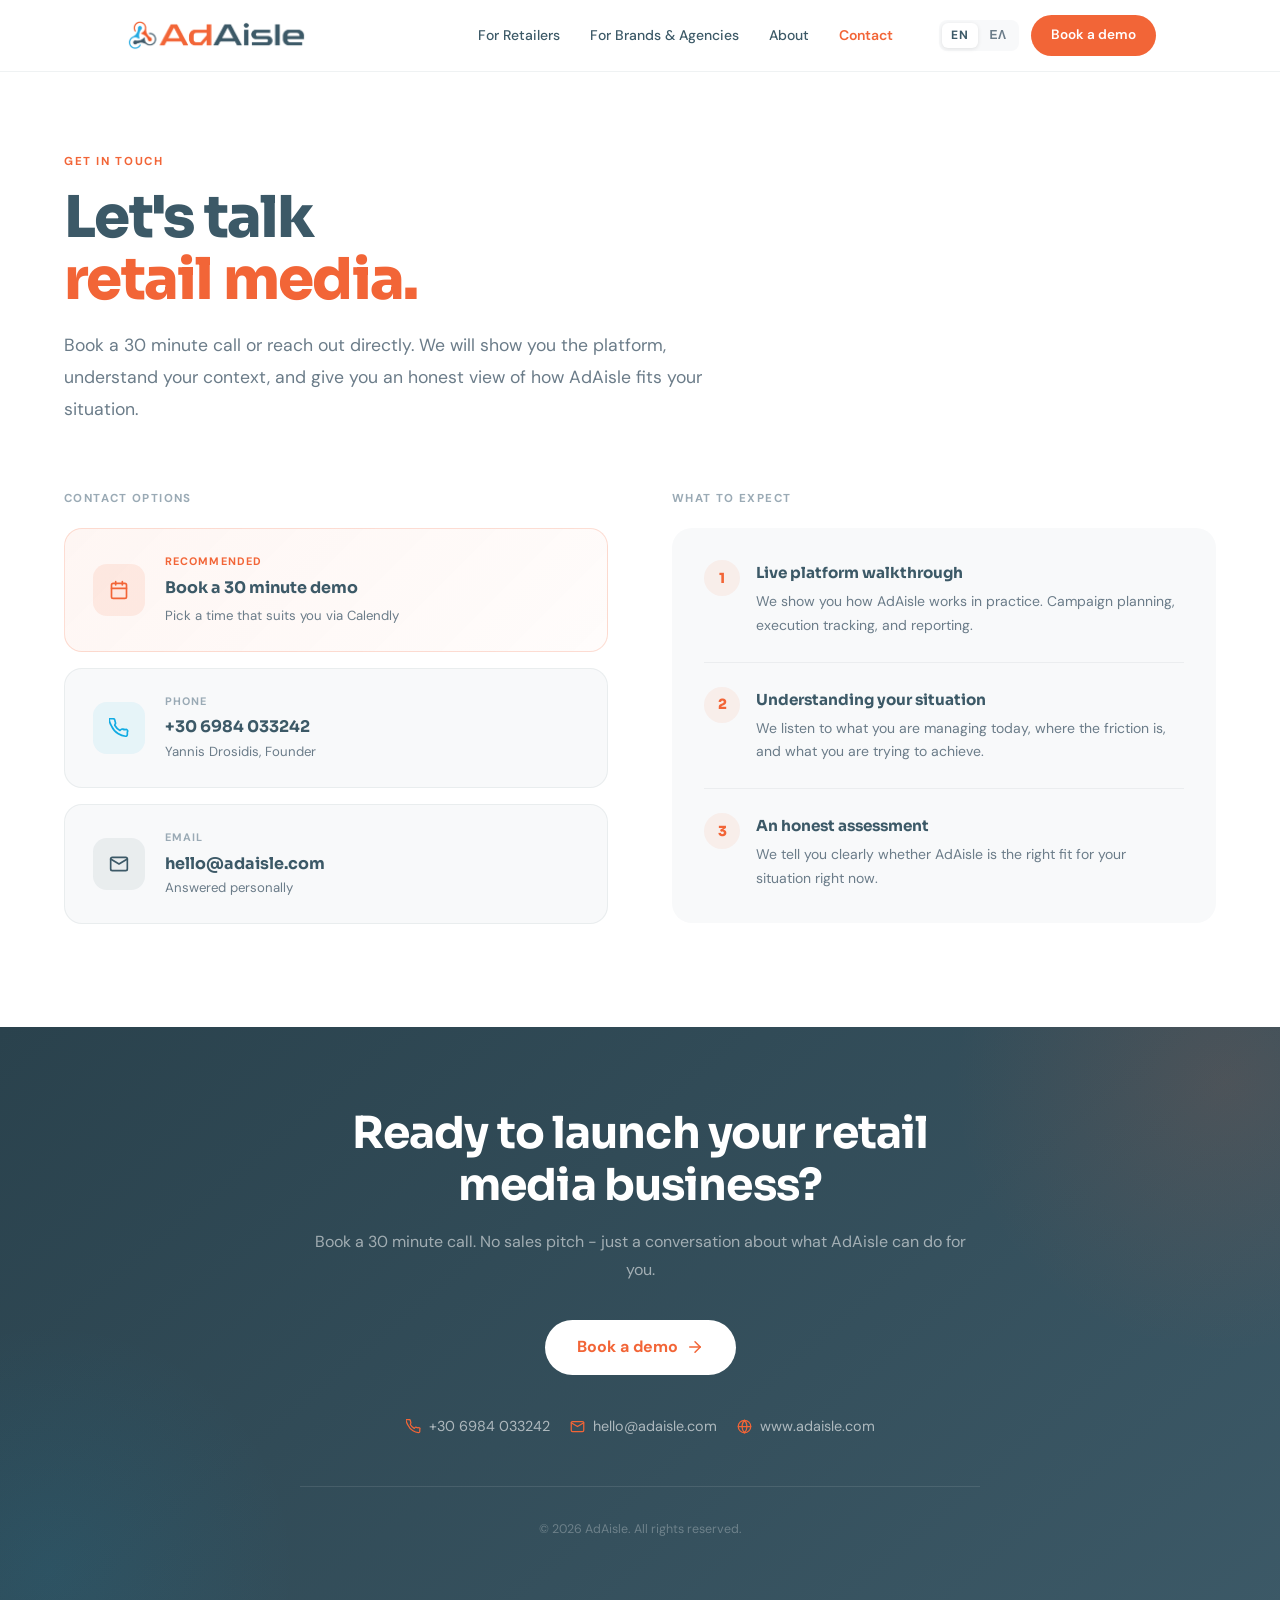
<file: contact.html>
﻿<!DOCTYPE html>
<html lang="en">
<head>
  <meta charset="UTF-8">
  <meta name="viewport" content="width=device-width, initial-scale=1.0">
  <title>AdAisle – Contact</title>
  <meta name="description" content="Book a 30-minute call with Yannis. No sales pitch.">
  <link rel="preconnect" href="https://fonts.googleapis.com">
  <link rel="preconnect" href="https://fonts.gstatic.com" crossorigin>
  <link href="https://fonts.googleapis.com/css2?family=Sora:wght@400;500;600;700;800&family=DM+Sans:ital,opsz,wght@0,9..40,400;0,9..40,500;0,9..40,600;1,9..40,400&display=swap" rel="stylesheet">
  <style>
/* ============================================================
   AdAisle — Shared Styles
   ============================================================ */

/* ------------------------------------------------------------
   Variables
   ------------------------------------------------------------ */
:root {
  --orange:       #F26537;
  --orange-dark:  #E05A30;
  --orange-pale:  rgba(242, 101, 55, 0.08);
  --slate:        #3C5967;
  --slate-dark:   #2A424D;
  --blue:         #10ABE3;
  --blue-pale:    rgba(16, 171, 227, 0.08);
  --text:         #6B7C89;
  --text-light:   #9AAAB5;
  --light:        #F8F9FA;
  --white:        #FFFFFF;

  --font-heading: 'Sora', sans-serif;
  --font-body:    'DM Sans', sans-serif;

  --max-w:  1160px;
  --px:     clamp(1.25rem, 5vw, 4rem);
  --nav-h:  72px;
}

/* ------------------------------------------------------------
   Reset & Base
   ------------------------------------------------------------ */
*, *::before, *::after { box-sizing: border-box; margin: 0; padding: 0; }
html { scroll-behavior: smooth; }
body {
  font-family: var(--font-body);
  color: var(--text);
  background: var(--white);
  line-height: 1.65;
  -webkit-font-smoothing: antialiased;
}
img { max-width: 100%; display: block; }
a  { color: inherit; text-decoration: none; }
button { cursor: pointer; }

/* ------------------------------------------------------------
   Bilingual: hide/show based on <html lang="">
   ------------------------------------------------------------ */
html[lang="el"] .lang-en { display: none !important; }
html[lang="en"] .lang-el { display: none !important; }
/* Default: show EN if no lang set */
html:not([lang="el"]) .lang-el { display: none !important; }

/* ------------------------------------------------------------
   Navigation
   ------------------------------------------------------------ */
.nav {
  position: fixed;
  inset: 0 0 auto 0;
  z-index: 200;
  height: var(--nav-h);
  display: flex;
  align-items: center;
  background: rgba(255,255,255,0.88);
  backdrop-filter: blur(14px);
  -webkit-backdrop-filter: blur(14px);
  border-bottom: 1px solid rgba(60,89,103,0.08);
}

.nav-inner {
  max-width: var(--max-w);
  width: 100%;
  margin: 0 auto;
  padding: 0 var(--px);
  display: flex;
  align-items: center;
  gap: 1rem;
}

.nav-logo img { height: 30px; width: auto; }

.nav-links {
  display: flex;
  align-items: center;
  gap: 0.125rem;
  margin-left: auto;
}

.nav-link {
  display: block;
  padding: 0.45rem 0.875rem;
  font-size: 0.875rem;
  font-weight: 500;
  color: var(--slate);
  border-radius: 8px;
  transition: background 0.15s, color 0.15s;
  white-space: nowrap;
}
.nav-link:hover { background: var(--light); color: var(--orange); }
.nav-link.active { color: var(--orange); font-weight: 600; }

.nav-right {
  display: flex;
  align-items: center;
  gap: 0.75rem;
  margin-left: 1rem;
  flex-shrink: 0;
}

/* Language toggle */
.lang-toggle {
  display: flex;
  align-items: center;
  background: var(--light);
  border-radius: 8px;
  padding: 3px;
  gap: 2px;
}
.lang-btn {
  padding: 0.28rem 0.6rem;
  font-size: 0.75rem;
  font-weight: 700;
  color: var(--text);
  border-radius: 6px;
  border: none;
  background: transparent;
  transition: all 0.15s;
  font-family: var(--font-body);
  letter-spacing: 0.04em;
}
.lang-btn.active {
  background: var(--white);
  color: var(--slate);
  box-shadow: 0 1px 4px rgba(0,0,0,0.1);
}

/* CTA button in nav */
.btn-nav {
  display: inline-flex;
  align-items: center;
  padding: 0.55rem 1.25rem;
  background: var(--orange);
  color: var(--white);
  border-radius: 100px;
  font-size: 0.85rem;
  font-weight: 600;
  white-space: nowrap;
  transition: background 0.15s, box-shadow 0.15s, transform 0.1s;
  font-family: var(--font-body);
  border: none;
}
.btn-nav:hover {
  background: var(--orange-dark);
  box-shadow: 0 4px 16px rgba(242,101,55,0.3);
  transform: translateY(-1px);
}

/* Hamburger */
.nav-hamburger {
  display: none;
  flex-direction: column;
  gap: 5px;
  margin-left: auto;
  background: none;
  border: none;
  padding: 4px;
}
.nav-hamburger span {
  display: block;
  width: 22px;
  height: 2px;
  background: var(--slate);
  border-radius: 2px;
  transition: all 0.25s;
}

/* Mobile menu */
.nav-mobile {
  display: none;
  position: fixed;
  top: var(--nav-h);
  inset-inline: 0;
  background: var(--white);
  border-bottom: 1px solid rgba(60,89,103,0.08);
  padding: 0.75rem var(--px) 1.5rem;
  z-index: 199;
  box-shadow: 0 8px 32px rgba(0,0,0,0.07);
}
.nav-mobile.open { display: block; }
.nav-mobile .nav-link {
  display: block;
  padding: 0.8rem 0.5rem;
  font-size: 1rem;
  border-bottom: 1px solid var(--light);
}
.nav-mobile-bottom {
  display: flex;
  align-items: center;
  gap: 1rem;
  margin-top: 1.25rem;
}

/* ------------------------------------------------------------
   Buttons
   ------------------------------------------------------------ */
.btn {
  display: inline-flex;
  align-items: center;
  gap: 0.5rem;
  padding: 0.875rem 2rem;
  border-radius: 100px;
  font-size: 1rem;
  font-weight: 600;
  font-family: var(--font-body);
  transition: all 0.2s;
  border: none;
  cursor: pointer;
  white-space: nowrap;
}
.btn-primary {
  background: var(--orange);
  color: var(--white);
}
.btn-primary:hover {
  background: var(--orange-dark);
  box-shadow: 0 6px 24px rgba(242,101,55,0.3);
  transform: translateY(-2px);
}
.btn-outline {
  background: transparent;
  color: var(--orange);
  border: 2px solid var(--orange);
}
.btn-outline:hover {
  background: var(--orange);
  color: var(--white);
  transform: translateY(-2px);
}
.btn-white {
  background: var(--white);
  color: var(--orange);
  font-weight: 700;
}
.btn-white:hover {
  box-shadow: 0 6px 24px rgba(0,0,0,0.15);
  transform: translateY(-2px);
}

/* ------------------------------------------------------------
   Layout Utilities
   ------------------------------------------------------------ */
.container {
  max-width: var(--max-w);
  margin: 0 auto;
  padding: 0 var(--px);
}
.section     { padding: 6rem var(--px); max-width: var(--max-w); margin: 0 auto; }
.section-sm  { padding: 4rem var(--px); max-width: var(--max-w); margin: 0 auto; }
.section-wrap { padding-block: 6rem; }
.section-wrap-sm { padding-block: 4rem; }

.section-label {
  display: inline-block;
  font-size: 0.72rem;
  font-weight: 700;
  letter-spacing: 0.14em;
  text-transform: uppercase;
  color: var(--orange);
  margin-bottom: 0.875rem;
}
.section-title {
  font-family: var(--font-heading);
  font-size: clamp(1.875rem, 3.5vw, 2.875rem);
  font-weight: 700;
  color: var(--slate);
  line-height: 1.14;
  letter-spacing: -0.025em;
  margin-bottom: 1.125rem;
}
.section-sub {
  font-size: 1.1rem;
  color: var(--text);
  line-height: 1.75;
  max-width: 640px;
}

/* ------------------------------------------------------------
   Footer
   ------------------------------------------------------------ */
.footer {
  background: linear-gradient(140deg, var(--slate-dark) 0%, var(--slate) 100%);
  color: rgba(255,255,255,0.85);
  padding: 5rem var(--px);
  text-align: center;
  position: relative;
  overflow: hidden;
}
.footer::before {
  content: '';
  position: absolute;
  top: -220px; right: -220px;
  width: 550px; height: 550px;
  background: radial-gradient(circle, rgba(242,101,55,0.12) 0%, transparent 70%);
  border-radius: 50%;
  pointer-events: none;
}
.footer::after {
  content: '';
  position: absolute;
  bottom: -200px; left: -200px;
  width: 500px; height: 500px;
  background: radial-gradient(circle, rgba(16,171,227,0.09) 0%, transparent 70%);
  border-radius: 50%;
  pointer-events: none;
}
.footer-inner {
  position: relative;
  z-index: 1;
  max-width: 680px;
  margin: 0 auto;
}
.footer-title {
  font-family: var(--font-heading);
  font-size: clamp(1.75rem, 3.5vw, 2.75rem);
  font-weight: 700;
  color: var(--white);
  line-height: 1.2;
  margin-bottom: 1rem;
  letter-spacing: -0.02em;
}
.footer-sub {
  font-size: 1rem;
  color: rgba(255,255,255,0.55);
  margin-bottom: 2.25rem;
  line-height: 1.75;
}
.footer-contacts {
  display: flex;
  flex-wrap: wrap;
  justify-content: center;
  gap: 1.25rem;
  margin-top: 2.5rem;
}
.footer-contact-item {
  display: flex;
  align-items: center;
  gap: 0.5rem;
  color: rgba(255,255,255,0.6);
  font-size: 0.9rem;
  transition: color 0.15s;
}
.footer-contact-item:hover { color: var(--white); }
.footer-contact-item svg { color: var(--orange); flex-shrink: 0; }
.footer-bottom {
  margin-top: 3rem;
  padding-top: 2rem;
  border-top: 1px solid rgba(255,255,255,0.1);
  font-size: 0.78rem;
  color: rgba(255,255,255,0.28);
}

/* ------------------------------------------------------------
   Responsive
   ------------------------------------------------------------ */
@media (max-width: 820px) {
  .nav-links, .nav-right { display: none; }
  .nav-hamburger { display: flex; }
  .section     { padding: 4rem var(--px); }
  .section-sm  { padding: 3rem var(--px); }
  .section-wrap { padding-block: 4rem; }
}

  

/* Profile photo */
.profile-photo {
  width: 160px; height: 160px; border-radius: 50%;
  object-fit: cover; object-position: center top;
  border: 4px solid rgba(242,101,55,0.35);
  box-shadow: 0 8px 32px rgba(0,0,0,0.18);
  flex-shrink: 0;
}
.profile-photo-sm {
  width: 52px; height: 52px; border-radius: 50%;
  object-fit: cover; object-position: center top;
  border: 2px solid rgba(242,101,55,0.4);
  flex-shrink: 0;
}
.profile-photo-lg {
  width: 220px; height: 220px; border-radius: 20px;
  object-fit: cover; object-position: center top;
  box-shadow: 0 20px 56px rgba(0,0,0,0.22);
  flex-shrink: 0;
}

/* Pain / problem cards */
.pain-wrap { background: var(--light); padding-block: 5rem; }
.pain-grid { display: grid; grid-template-columns: repeat(2,1fr); gap: 1.25rem; }
.pain-card {
  background: var(--white); border-radius: 16px; padding: 1.75rem;
  border: 1px solid rgba(60,89,103,0.07);
  border-left: 4px solid var(--orange);
  box-shadow: 0 2px 12px rgba(0,0,0,0.04);
}
.pain-card.blue { border-left-color: var(--blue); }
.pain-title { font-family: var(--font-heading); font-size: 1rem; font-weight: 700; color: var(--slate); margin-bottom: 0.5rem; }
.pain-body { font-size: 0.875rem; color: var(--text); line-height: 1.7; }

/* FAQ */
.faq-list { display: flex; flex-direction: column; gap: 0.75rem; }
.faq-item { background: var(--white); border: 1px solid rgba(60,89,103,0.08); border-radius: 14px; overflow: hidden; }
.faq-q {
  display: flex; justify-content: space-between; align-items: center;
  padding: 1.2rem 1.5rem; cursor: pointer;
  font-weight: 600; color: var(--slate); font-size: 0.95rem; gap: 1rem;
}
.faq-q svg { flex-shrink: 0; transition: transform 0.25s; color: var(--text-light); }
.faq-item.open .faq-q svg { transform: rotate(180deg); color: var(--orange); }
.faq-item.open .faq-q { color: var(--orange); }
.faq-a {
  max-height: 0; overflow: hidden;
  transition: max-height 0.35s ease, padding 0.25s;
  padding: 0 1.5rem;
  color: var(--text); font-size: 0.9rem; line-height: 1.75;
}
.faq-item.open .faq-a { max-height: 400px; padding-bottom: 1.25rem; }

/* Founder quote block */
.founder-block {
  background: linear-gradient(140deg, var(--slate-dark) 0%, var(--slate) 100%);
  border-radius: 24px; padding: 3rem;
  position: relative; overflow: hidden;
}
.founder-block::before {
  content: '"'; position: absolute; top: -30px; left: 20px;
  font-size: 12rem; color: rgba(255,255,255,0.04);
  font-family: Georgia,serif; line-height: 1; pointer-events: none;
}
.founder-block-quote { font-size: 1.1rem; color: rgba(255,255,255,0.85); line-height: 1.8; font-style: italic; margin-bottom: 1.75rem; position: relative; }
.founder-block-author { display: flex; align-items: center; gap: 1rem; }
.founder-block-name { font-family: var(--font-heading); font-size: 0.95rem; font-weight: 700; color: var(--white); }
.founder-block-role { font-size: 0.78rem; color: rgba(255,255,255,0.5); margin-top: 0.15rem; }
.founder-block-badge { margin-top: 0.6rem; display: inline-flex; align-items: center; gap: 0.4rem; background: rgba(242,101,55,0.2); border: 1px solid rgba(242,101,55,0.3); border-radius: 100px; padding: 0.2rem 0.75rem; font-size: 0.7rem; font-weight: 700; color: rgba(255,255,255,0.75); letter-spacing: 0.04em; }

/* Step cards */
.steps-row { display: grid; grid-template-columns: repeat(3,1fr); gap: 2rem; position: relative; }
.steps-row::before {
  content: ''; position: absolute;
  top: 24px; left: calc(16.67% + 1rem); right: calc(16.67% + 1rem);
  height: 2px;
  background: linear-gradient(90deg, var(--orange) 0%, var(--blue) 100%);
  opacity: 0.18;
}
.step-card { background: var(--white); border-radius: 20px; padding: 2rem 1.75rem; border: 1px solid rgba(60,89,103,0.06); transition: box-shadow .2s, transform .2s; }
.step-card:hover { box-shadow: 0 12px 32px rgba(0,0,0,0.07); transform: translateY(-3px); }
.step-num { width: 48px; height: 48px; border-radius: 50%; background: var(--orange); color: var(--white); font-family: var(--font-heading); font-size: 1.125rem; font-weight: 800; display: flex; align-items: center; justify-content: center; margin-bottom: 1.25rem; box-shadow: 0 4px 12px rgba(242,101,55,0.25); position: relative; z-index: 1; }
.step-card:nth-child(2) .step-num { background: linear-gradient(135deg, var(--orange), var(--blue)); }
.step-card:nth-child(3) .step-num { background: var(--blue); box-shadow: 0 4px 12px rgba(16,171,227,0.25); }
.step-ttl { font-family: var(--font-heading); font-size: 1.05rem; font-weight: 700; color: var(--slate); margin-bottom: 0.625rem; }
.step-body { font-size: 0.875rem; color: var(--text); line-height: 1.75; }

/* Benefit grid */
.benefit-grid { display: grid; grid-template-columns: repeat(2,1fr); gap: 1.25rem; }
.benefit-card { background: var(--light); border-radius: 16px; padding: 1.75rem; transition: transform .2s; }
.benefit-card:hover { transform: translateY(-2px); }
.benefit-icon { width: 44px; height: 44px; border-radius: 12px; display: flex; align-items: center; justify-content: center; margin-bottom: 1rem; }
.b-orange { background: var(--orange-pale); color: var(--orange); }
.b-blue   { background: var(--blue-pale);   color: var(--blue); }
.b-slate  { background: rgba(60,89,103,.08); color: var(--slate); }
.benefit-title { font-family: var(--font-heading); font-size: 1rem; font-weight: 700; color: var(--slate); margin-bottom: 0.375rem; }
.benefit-body  { font-size: 0.875rem; color: var(--text); line-height: 1.7; }

/* Features strip */
.feat-grid { display: grid; grid-template-columns: repeat(3,1fr); gap: 1.5rem; }
.feat-card { background: var(--white); border-radius: 20px; padding: 2rem; border: 1px solid rgba(60,89,103,0.07); box-shadow: 0 2px 12px rgba(0,0,0,0.04); transition: box-shadow .25s, transform .25s; }
.feat-card:hover { box-shadow: 0 12px 36px rgba(0,0,0,0.08); transform: translateY(-3px); }
.feat-icon { width: 48px; height: 48px; border-radius: 12px; display: flex; align-items: center; justify-content: center; margin-bottom: 1.25rem; }
.feat-title { font-family: var(--font-heading); font-size: 1.2rem; font-weight: 700; margin-bottom: 0.75rem; }
.feat-body  { font-size: 0.875rem; color: var(--text); line-height: 1.75; }
.feat-list  { list-style: none; margin-top: 1rem; display: flex; flex-direction: column; gap: 0.4rem; }
.feat-list li { display: flex; gap: 0.5rem; font-size: 0.825rem; color: var(--text); align-items: flex-start; }
.feat-list li::before { content: ''; display: block; width: 16px; height: 16px; flex-shrink: 0; margin-top: 2px; background: url("data:image/svg+xml,%3Csvg xmlns='http://www.w3.org/2000/svg' viewBox='0 0 24 24' fill='none' stroke='%23F26537' stroke-width='2.5' stroke-linecap='round' stroke-linejoin='round'%3E%3Cpolyline points='20 6 9 17 4 12'/%3E%3C/svg%3E") center/contain no-repeat; }

/* Stat callouts */
.stat-strip { display: flex; flex-wrap: wrap; gap: 2rem; }
.stat-item  { flex: 1; min-width: 140px; }
.stat-big   { font-family: var(--font-heading); font-size: 2.75rem; font-weight: 800; letter-spacing: -0.03em; line-height: 1; margin-bottom: 0.375rem; }
.stat-desc  { font-size: 0.825rem; color: var(--text); line-height: 1.5; }

/* Two-column layout helper */
.two-col { display: grid; grid-template-columns: 1fr 1fr; gap: 4rem; align-items: start; }
.two-col-center { display: grid; grid-template-columns: 1fr 1fr; gap: 4rem; align-items: center; }

/* Hero page variants */
.hero-page {
  padding-top: calc(var(--nav-h) + 5rem); padding-bottom: 5rem;
  padding-inline: var(--px); position: relative; overflow: hidden;
}
.hero-page::before {
  content: ''; position: absolute; top: -100px; right: -200px;
  width: 700px; height: 700px;
  background: radial-gradient(circle, rgba(242,101,55,0.055) 0%, transparent 65%);
  border-radius: 50%; pointer-events: none;
}
.hero-page::after {
  content: ''; position: absolute; bottom: -100px; left: -100px;
  width: 500px; height: 500px;
  background: radial-gradient(circle, rgba(16,171,227,0.05) 0%, transparent 65%);
  border-radius: 50%; pointer-events: none;
}
.hero-page-inner { max-width: var(--max-w); margin: 0 auto; position: relative; z-index: 1; }
.hero-page-label { font-size: 0.72rem; font-weight: 700; letter-spacing: 0.14em; text-transform: uppercase; color: var(--orange); margin-bottom: 1rem; display: block; }
.hero-page-title { font-family: var(--font-heading); font-size: clamp(2.5rem,5vw,4rem); font-weight: 800; color: var(--slate); line-height: 1.07; letter-spacing: -0.03em; margin-bottom: 1.5rem; }
.hero-page-title em { font-style: normal; color: var(--orange); }
.hero-page-sub { font-size: 1.15rem; color: var(--text); line-height: 1.8; max-width: 600px; margin-bottom: 2.25rem; }
.hero-page-ctas { display: flex; flex-wrap: wrap; gap: 0.875rem; }

/* Timeline */
.timeline { display: flex; flex-direction: column; }
.tl-item { display: grid; grid-template-columns: 100px 1fr; gap: 1.5rem; padding: 1.75rem 0; border-bottom: 1px solid rgba(60,89,103,0.06); }
.tl-item:last-child { border-bottom: none; }
.tl-year { font-family: var(--font-heading); font-size: 0.85rem; font-weight: 700; color: var(--orange); padding-top: 0.25rem; }
.tl-title { font-family: var(--font-heading); font-size: 1rem; font-weight: 700; color: var(--slate); margin-bottom: 0.375rem; }
.tl-body  { font-size: 0.875rem; color: var(--text); line-height: 1.7; }

/* Card with left accent */
.accent-card { background: var(--white); border-radius: 16px; padding: 2rem; border: 1px solid rgba(60,89,103,0.07); border-left: 4px solid var(--orange); box-shadow: 0 2px 12px rgba(0,0,0,0.04); margin-bottom: 1.25rem; }
.accent-card.blue { border-left-color: var(--blue); }
.accent-card-title { font-family: var(--font-heading); font-size: 1.05rem; font-weight: 700; color: var(--slate); margin-bottom: 0.5rem; }
.accent-card-body { font-size: 0.9rem; color: var(--text); line-height: 1.7; }

/* Responsive */
@media (max-width: 900px) {
  .two-col, .two-col-center { grid-template-columns: 1fr; gap: 2.5rem; }
  .pain-grid, .benefit-grid { grid-template-columns: 1fr; }
  .steps-row { grid-template-columns: 1fr; }
  .steps-row::before { display: none; }
  .feat-grid { grid-template-columns: 1fr; }
}
@media (max-width: 600px) {
  .hero-page-ctas { flex-direction: column; }
  .hero-page-ctas .btn { width: 100%; justify-content: center; }
  .stat-strip { flex-direction: column; gap: 1.25rem; }
  .tl-item { grid-template-columns: 1fr; gap: 0.25rem; }
}


.contact-hero { padding-top:calc(var(--nav-h) + 4rem); padding-bottom:4rem; padding-inline:var(--px); }
.contact-hero-inner { max-width:var(--max-w); margin:0 auto; display:grid; grid-template-columns:1fr 1fr; gap:5rem; align-items:start; }
.contact-options { display:flex; flex-direction:column; gap:1rem; }
.contact-opt { display:flex; align-items:center; gap:1.25rem; background:var(--light); border-radius:16px; padding:1.5rem; transition:background .15s,transform .15s; }
.contact-opt:hover { background:#eef0f2; transform:translateY(-2px); }
.contact-opt-icon { width:48px; height:48px; border-radius:14px; display:flex; align-items:center; justify-content:center; flex-shrink:0; }
.contact-opt-label { font-size:.68rem; font-weight:700; letter-spacing:.1em; text-transform:uppercase; color:var(--text-light); margin-bottom:.2rem; }
.contact-opt-value { font-size:1rem; font-weight:600; color:var(--slate); }
.contact-opt-sub { font-size:.8rem; color:var(--text); margin-top:.15rem; }
.what-to-expect { margin-top:3rem; }
.expect-item { display:flex; gap:1.25rem; padding:1.25rem 0; border-bottom:1px solid rgba(60,89,103,.07); align-items:flex-start; }
.expect-item:last-child { border-bottom:none; }
.expect-num { width:36px; height:36px; border-radius:50%; background:var(--orange-pale); color:var(--orange); font-family:var(--font-heading); font-size:.875rem; font-weight:800; display:flex; align-items:center; justify-content:center; flex-shrink:0; }
.expect-ttl { font-family:var(--font-heading); font-size:.95rem; font-weight:700; color:var(--slate); margin-bottom:.25rem; }
.expect-body { font-size:.875rem; color:var(--text); line-height:1.7; }
@media (max-width:900px) { .contact-hero-inner { grid-template-columns:1fr; } }
.contact-cols { display:grid; grid-template-columns:1fr 1fr; gap:4rem; align-items:start; }
@media (max-width:640px) { .contact-cols { grid-template-columns:1fr; gap:2.5rem; } }
</style>
</head>
<body>
<nav class="nav">
  <div class="nav-inner">
    <a href="index.html" class="nav-logo"><img src="assets/AdAsile-logo-wide.png" alt="AdAisle"></a>
    <div class="nav-links"><a href="retailers.html" class="nav-link" data-page="retailers.html"><span class="lang-en">For Retailers</span><span class="lang-el">Για Retailers</span></a>
<a href="brands.html" class="nav-link" data-page="brands.html"><span class="lang-en">For Brands &amp; Agencies</span><span class="lang-el">Για Brands &amp; Agencies</span></a>
<a href="about.html" class="nav-link" data-page="about.html"><span class="lang-en">About</span><span class="lang-el">Σχετικά</span></a>
<a href="contact.html" class="nav-link active" data-page="contact.html"><span class="lang-en">Contact</span><span class="lang-el">Επικοινωνία</span></a>

</div>
    <div class="nav-right">
      <div class="lang-toggle">
        <button class="lang-btn" data-lang="en">EN</button>
        <button class="lang-btn" data-lang="el">ΕΛ</button>
      </div>
      <a href="https://calendly.com/yannis-drosidis-cal-adaisle/30min" class="btn-nav" target="_blank">
        <span class="lang-en">Book a demo</span>
        <span class="lang-el">Κλείστε demo</span>
      </a>
    </div>
    <button class="nav-hamburger" aria-label="Menu"><span></span><span></span><span></span></button>
  </div>
</nav>
<div class="nav-mobile">
  <a href="retailers.html" class="nav-link"><span class="lang-en">For Retailers</span><span class="lang-el">Για Retailers</span></a>
<a href="brands.html" class="nav-link"><span class="lang-en">For Brands &amp; Agencies</span><span class="lang-el">Για Brands &amp; Agencies</span></a>
<a href="about.html" class="nav-link"><span class="lang-en">About</span><span class="lang-el">Σχετικά</span></a>
<a href="contact.html" class="nav-link active"><span class="lang-en">Contact</span><span class="lang-el">Επικοινωνία</span></a>


<div class="nav-mobile-bottom">
    <div class="lang-toggle">
      <button class="lang-btn" data-lang="en">EN</button>
      <button class="lang-btn" data-lang="el">ΕΛ</button>
    </div>
    <a href="https://calendly.com/yannis-drosidis-cal-adaisle/30min" class="btn-nav" target="_blank">
      <span class="lang-en">Book a demo</span>
      <span class="lang-el">Κλείστε demo</span>
    </a>
  </div>
</div>
<main>
<div style="padding-top:calc(var(--nav-h) + 5rem);padding-bottom:5rem;padding-inline:var(--px)">
  <div style="max-width:var(--max-w);margin:0 auto">

    <!-- HERO TEXT -->
    <div style="max-width:640px;margin-bottom:4rem">
      <span class="hero-page-label">
        <span class="lang-en">Get in touch</span>
        <span class="lang-el">Επικοινωνία</span>
      </span>
      <h1 style="font-family:var(--font-heading);font-size:clamp(2.25rem,4.5vw,3.75rem);font-weight:800;color:var(--slate);letter-spacing:-0.03em;line-height:1.07;margin-bottom:1.25rem">
        <span class="lang-en">Let's talk<br><span style="color:var(--orange)">retail media.</span></span>
        <span class="lang-el">Ας μιλήσουμε<br><span style="color:var(--orange)">για retail media.</span></span>
      </h1>
      <p style="font-size:1.1rem;color:var(--text);line-height:1.8">
        <span class="lang-en">Book a 30 minute call or reach out directly. We will show you the platform, understand your context, and give you an honest view of how AdAisle fits your situation.</span>
        <span class="lang-el">Κλείστε μια συζήτηση 30 λεπτών ή επικοινωνήστε απευθείας. Θα σας δείξουμε την πλατφόρμα, θα κατανοήσουμε το πλαίσιό σας και θα σας δώσουμε μια ειλικρινή εικόνα του πώς ταιριάζει το AdAisle στην κατάστασή σας.</span>
      </p>
    </div>

    <!-- TWO COLUMNS -->
    <div class="contact-cols">

      <!-- LEFT: CONTACT OPTIONS -->
      <div>
        <p style="font-size:.72rem;font-weight:700;letter-spacing:.12em;text-transform:uppercase;color:var(--text-light);margin-bottom:1.25rem">
          <span class="lang-en">Contact options</span>
          <span class="lang-el">Τρόποι επικοινωνίας</span>
        </p>

        <!-- Calendly -->
        <a href="https://calendly.com/yannis-drosidis-cal-adaisle/30min" target="_blank" style="display:flex;align-items:center;gap:1.25rem;background:linear-gradient(135deg,rgba(242,101,55,.06),rgba(242,101,55,.02));border:1.5px solid rgba(242,101,55,.2);border-radius:18px;padding:1.5rem 1.75rem;margin-bottom:1rem;text-decoration:none;transition:transform .15s,box-shadow .15s" onmouseover="this.style.transform='translateY(-2px)';this.style.boxShadow='0 8px 24px rgba(242,101,55,.12)'" onmouseout="this.style.transform='';this.style.boxShadow=''">
          <div style="width:52px;height:52px;border-radius:14px;background:rgba(242,101,55,.1);color:var(--orange);display:flex;align-items:center;justify-content:center;flex-shrink:0"><svg width="20" height="20" viewBox="0 0 24 24" fill="none" stroke="currentColor" stroke-width="2" stroke-linecap="round" stroke-linejoin="round"><rect x="3" y="4" width="18" height="18" rx="2" ry="2"/><line x1="16" y1="2" x2="16" y2="6"/><line x1="8" y1="2" x2="8" y2="6"/><line x1="3" y1="10" x2="21" y2="10"/></svg></div>
          <div>
            <div style="font-size:.68rem;font-weight:700;letter-spacing:.1em;text-transform:uppercase;color:var(--orange);margin-bottom:.25rem">
              <span class="lang-en">Recommended</span>
              <span class="lang-el">Συνιστάται</span>
            </div>
            <div style="font-family:var(--font-heading);font-size:1rem;font-weight:700;color:var(--slate);margin-bottom:.2rem">
              <span class="lang-en">Book a 30 minute demo</span>
              <span class="lang-el">Κλείστε demo 30 λεπτών</span>
            </div>
            <div style="font-size:.825rem;color:var(--text)">
              <span class="lang-en">Pick a time that suits you via Calendly</span>
              <span class="lang-el">Επιλέξτε ώρα που σας βολεύει μέσω Calendly</span>
            </div>
          </div>
        </a>

        <!-- Phone -->
        <a href="tel:+306984033242" style="display:flex;align-items:center;gap:1.25rem;background:var(--light);border:1px solid rgba(60,89,103,.08);border-radius:18px;padding:1.5rem 1.75rem;margin-bottom:1rem;text-decoration:none;transition:transform .15s" onmouseover="this.style.transform='translateY(-2px)'" onmouseout="this.style.transform=''">
          <div style="width:52px;height:52px;border-radius:14px;background:var(--blue-pale);color:var(--blue);display:flex;align-items:center;justify-content:center;flex-shrink:0"><svg width="20" height="20" viewBox="0 0 24 24" fill="none" stroke="currentColor" stroke-width="2" stroke-linecap="round" stroke-linejoin="round"><path d="M22 16.92v3a2 2 0 01-2.18 2 19.79 19.79 0 01-8.63-3.07A19.5 19.5 0 013.07 9.73a19.79 19.79 0 01-3.07-8.67A2 2 0 012 .84h3a2 2 0 012 1.72c.127.96.361 1.903.7 2.81a2 2 0 01-.45 2.11L6.91 8.73a16 16 0 006.29 6.29l1.25-1.25a2 2 0 012.11-.45c.907.339 1.85.573 2.81.7A2 2 0 0122 16.92z"/></svg></div>
          <div>
            <div style="font-size:.68rem;font-weight:700;letter-spacing:.1em;text-transform:uppercase;color:var(--text-light);margin-bottom:.25rem">
              <span class="lang-en">Phone</span>
              <span class="lang-el">Τηλέφωνο</span>
            </div>
            <div style="font-family:var(--font-heading);font-size:1rem;font-weight:700;color:var(--slate)">+30 6984 033242</div>
            <div style="font-size:.825rem;color:var(--text)">
              <span class="lang-en">Yannis Drosidis, Founder</span>
              <span class="lang-el">Γιάννης Δροσίδης, Ιδρυτής</span>
            </div>
          </div>
        </a>

        <!-- Email -->
        <a href="mailto:hello@adaisle.com" style="display:flex;align-items:center;gap:1.25rem;background:var(--light);border:1px solid rgba(60,89,103,.08);border-radius:18px;padding:1.5rem 1.75rem;text-decoration:none;transition:transform .15s" onmouseover="this.style.transform='translateY(-2px)'" onmouseout="this.style.transform=''">
          <div style="width:52px;height:52px;border-radius:14px;background:rgba(60,89,103,.08);color:var(--slate);display:flex;align-items:center;justify-content:center;flex-shrink:0"><svg width="20" height="20" viewBox="0 0 24 24" fill="none" stroke="currentColor" stroke-width="2" stroke-linecap="round" stroke-linejoin="round"><path d="M4 4h16c1.1 0 2 .9 2 2v12c0 1.1-.9 2-2 2H4c-1.1 0-2-.9-2-2V6c0-1.1.9-2 2-2z"/><polyline points="22,6 12,12 2,6"/></svg></div>
          <div>
            <div style="font-size:.68rem;font-weight:700;letter-spacing:.1em;text-transform:uppercase;color:var(--text-light);margin-bottom:.25rem">Email</div>
            <div style="font-family:var(--font-heading);font-size:1rem;font-weight:700;color:var(--slate)">hello@adaisle.com</div>
            <div style="font-size:.825rem;color:var(--text)">
              <span class="lang-en">Answered personally</span>
              <span class="lang-el">Απαντάται προσωπικά</span>
            </div>
          </div>
        </a>
      </div>

      <!-- RIGHT: WHAT TO EXPECT + PHOTO -->
      <div>
        <p style="font-size:.72rem;font-weight:700;letter-spacing:.12em;text-transform:uppercase;color:var(--text-light);margin-bottom:1.25rem">
          <span class="lang-en">What to expect</span>
          <span class="lang-el">Τι να περιμένετε</span>
        </p>

        <div style="background:var(--light);border-radius:20px;padding:2rem;margin-bottom:1.5rem">
          <!-- Step 1 -->
          <div style="display:flex;gap:1rem;padding-bottom:1.5rem;border-bottom:1px solid rgba(60,89,103,.07);margin-bottom:1.5rem">
            <div style="width:36px;height:36px;border-radius:50%;background:var(--orange-pale);color:var(--orange);font-family:var(--font-heading);font-size:.875rem;font-weight:800;display:flex;align-items:center;justify-content:center;flex-shrink:0">1</div>
            <div>
              <div style="font-family:var(--font-heading);font-size:.95rem;font-weight:700;color:var(--slate);margin-bottom:.3rem">
                <span class="lang-en">Live platform walkthrough</span>
                <span class="lang-el">Live παρουσίαση πλατφόρμας</span>
              </div>
              <p style="font-size:.875rem;color:var(--text);line-height:1.7;margin:0">
                <span class="lang-en">We show you how AdAisle works in practice. Campaign planning, execution tracking, and reporting.</span>
                <span class="lang-el">Σας δείχνουμε πώς λειτουργεί το AdAisle στην πράξη. Σχεδιασμός καμπανιών, παρακολούθηση εκτέλεσης και reporting.</span>
              </p>
            </div>
          </div>
          <!-- Step 2 -->
          <div style="display:flex;gap:1rem;padding-bottom:1.5rem;border-bottom:1px solid rgba(60,89,103,.07);margin-bottom:1.5rem">
            <div style="width:36px;height:36px;border-radius:50%;background:var(--orange-pale);color:var(--orange);font-family:var(--font-heading);font-size:.875rem;font-weight:800;display:flex;align-items:center;justify-content:center;flex-shrink:0">2</div>
            <div>
              <div style="font-family:var(--font-heading);font-size:.95rem;font-weight:700;color:var(--slate);margin-bottom:.3rem">
                <span class="lang-en">Understanding your situation</span>
                <span class="lang-el">Κατανόηση της κατάστασής σας</span>
              </div>
              <p style="font-size:.875rem;color:var(--text);line-height:1.7;margin:0">
                <span class="lang-en">We listen to what you are managing today, where the friction is, and what you are trying to achieve.</span>
                <span class="lang-el">Ακούμε τι διαχειρίζεστε σήμερα, πού βρίσκεται η τριβή και τι θέλετε να πετύχετε.</span>
              </p>
            </div>
          </div>
          <!-- Step 3 -->
          <div style="display:flex;gap:1rem">
            <div style="width:36px;height:36px;border-radius:50%;background:var(--orange-pale);color:var(--orange);font-family:var(--font-heading);font-size:.875rem;font-weight:800;display:flex;align-items:center;justify-content:center;flex-shrink:0">3</div>
            <div>
              <div style="font-family:var(--font-heading);font-size:.95rem;font-weight:700;color:var(--slate);margin-bottom:.3rem">
                <span class="lang-en">An honest assessment</span>
                <span class="lang-el">Μια ειλικρινής αξιολόγηση</span>
              </div>
              <p style="font-size:.875rem;color:var(--text);line-height:1.7;margin:0">
                <span class="lang-en">We tell you clearly whether AdAisle is the right fit for your situation right now.</span>
                <span class="lang-el">Σας λέμε ξεκάθαρα αν το AdAisle είναι η κατάλληλη επιλογή για την κατάστασή σας αυτή τη στιγμή.</span>
              </p>
            </div>
          </div>
        </div>

      </div>
    </div>
  </div>
</div>
</main>
<footer class="footer">
  <div class="footer-inner">
    <p class="footer-title">
      <span class="lang-en">Ready to launch your retail media business?</span>
      <span class="lang-el">Έτοιμοι να ξεκινήσετε το retail media business σας;</span>
    </p>
    <p class="footer-sub">
      <span class="lang-en">Book a 30 minute call. No sales pitch - just a conversation about what AdAisle can do for you.</span>
      <span class="lang-el">Κλείστε μια συζήτηση 30 λεπτών. Χωρίς παρουσίαση πώλησης - μόνο μια συζήτηση για αυτό που μπορεί να κάνει το AdAisle για εσάς.</span>
    </p>
    <a href="https://calendly.com/yannis-drosidis-cal-adaisle/30min" class="btn btn-white" target="_blank">
      <span class="lang-en">Book a demo</span>
      <span class="lang-el">Κλείστε demo</span>
      <svg width="18" height="18" viewBox="0 0 24 24" fill="none" stroke="currentColor" stroke-width="2" stroke-linecap="round" stroke-linejoin="round"><path d="M5 12h14"/><path d="m12 5 7 7-7 7"/></svg>
    </a>
    <div class="footer-contacts">
      <a href="tel:+306984033242" class="footer-contact-item"><svg width="15" height="15" viewBox="0 0 24 24" fill="none" stroke="currentColor" stroke-width="2" stroke-linecap="round" stroke-linejoin="round"><path d="M22 16.92v3a2 2 0 01-2.18 2 19.79 19.79 0 01-8.63-3.07A19.5 19.5 0 013.07 9.73a19.79 19.79 0 01-3.07-8.67A2 2 0 012 .84h3a2 2 0 012 1.72c.127.96.361 1.903.7 2.81a2 2 0 01-.45 2.11L6.91 8.73a16 16 0 006.29 6.29l1.25-1.25a2 2 0 012.11-.45c.907.339 1.85.573 2.81.7A2 2 0 0122 16.92z"/></svg>+30 6984 033242</a>
      <a href="mailto:hello@adaisle.com" class="footer-contact-item"><svg width="15" height="15" viewBox="0 0 24 24" fill="none" stroke="currentColor" stroke-width="2" stroke-linecap="round" stroke-linejoin="round"><path d="M4 4h16c1.1 0 2 .9 2 2v12c0 1.1-.9 2-2 2H4c-1.1 0-2-.9-2-2V6c0-1.1.9-2 2-2z"/><polyline points="22,6 12,12 2,6"/></svg>hello@adaisle.com</a>
      <a href="https://www.adaisle.com" class="footer-contact-item" target="_blank"><svg width="15" height="15" viewBox="0 0 24 24" fill="none" stroke="currentColor" stroke-width="2" stroke-linecap="round" stroke-linejoin="round"><circle cx="12" cy="12" r="10"/><line x1="2" y1="12" x2="22" y2="12"/><path d="M12 2a15.3 15.3 0 014 10 15.3 15.3 0 01-4 10 15.3 15.3 0 01-4-10 15.3 15.3 0 014-10z"/></svg>www.adaisle.com</a>
    </div>
    <div class="footer-bottom"><p>&copy; 2026 AdAisle. All rights reserved.</p></div>
  </div>
</footer>
<script>
/* ============================================================
   AdAisle — Shared JS
   Language toggle, nav active state, mobile menu
   ============================================================ */

(function () {
  var LANG_KEY = 'adaisle-lang';

  /* ---- Language ---- */
  function getLang() {
    return localStorage.getItem(LANG_KEY) || 'en';
  }

  function setLang(lang) {
    localStorage.setItem(LANG_KEY, lang);
    document.documentElement.lang = lang;
    document.querySelectorAll('.lang-btn').forEach(function (btn) {
      btn.classList.toggle('active', btn.dataset.lang === lang);
    });
  }

  /* ---- Nav active state ---- */
  function initNavActive() {
    var page = window.location.pathname.split('/').pop() || 'index.html';
    if (page === '') page = 'index.html';
    document.querySelectorAll('.nav-link[data-page]').forEach(function (link) {
      link.classList.toggle('active', link.dataset.page === page);
    });
  }

  /* ---- Mobile menu ---- */
  function initMobileMenu() {
    var hamburger  = document.querySelector('.nav-hamburger');
    var mobileMenu = document.querySelector('.nav-mobile');
    if (!hamburger || !mobileMenu) return;

    hamburger.addEventListener('click', function () {
      mobileMenu.classList.toggle('open');
    });
    document.addEventListener('click', function (e) {
      if (!hamburger.contains(e.target) && !mobileMenu.contains(e.target)) {
        mobileMenu.classList.remove('open');
      }
    });
  }

  /* ---- Wire lang buttons ---- */
  function initLangButtons() {
    document.querySelectorAll('.lang-btn').forEach(function (btn) {
      btn.addEventListener('click', function () {
        setLang(btn.dataset.lang);
      });
    });
  }

  /* ---- Init ---- */
  document.addEventListener('DOMContentLoaded', function () {
    setLang(getLang());
    initNavActive();
    initMobileMenu();
    initLangButtons();
  });
})();



document.querySelectorAll('.faq-q').forEach(function(btn) {
  btn.addEventListener('click', function() {
    var item = btn.closest('.faq-item');
    var wasOpen = item.classList.contains('open');
    document.querySelectorAll('.faq-item.open').forEach(function(el) { el.classList.remove('open'); });
    if (!wasOpen) item.classList.add('open');
  });
});

</script>
</body>
</html>
</file>
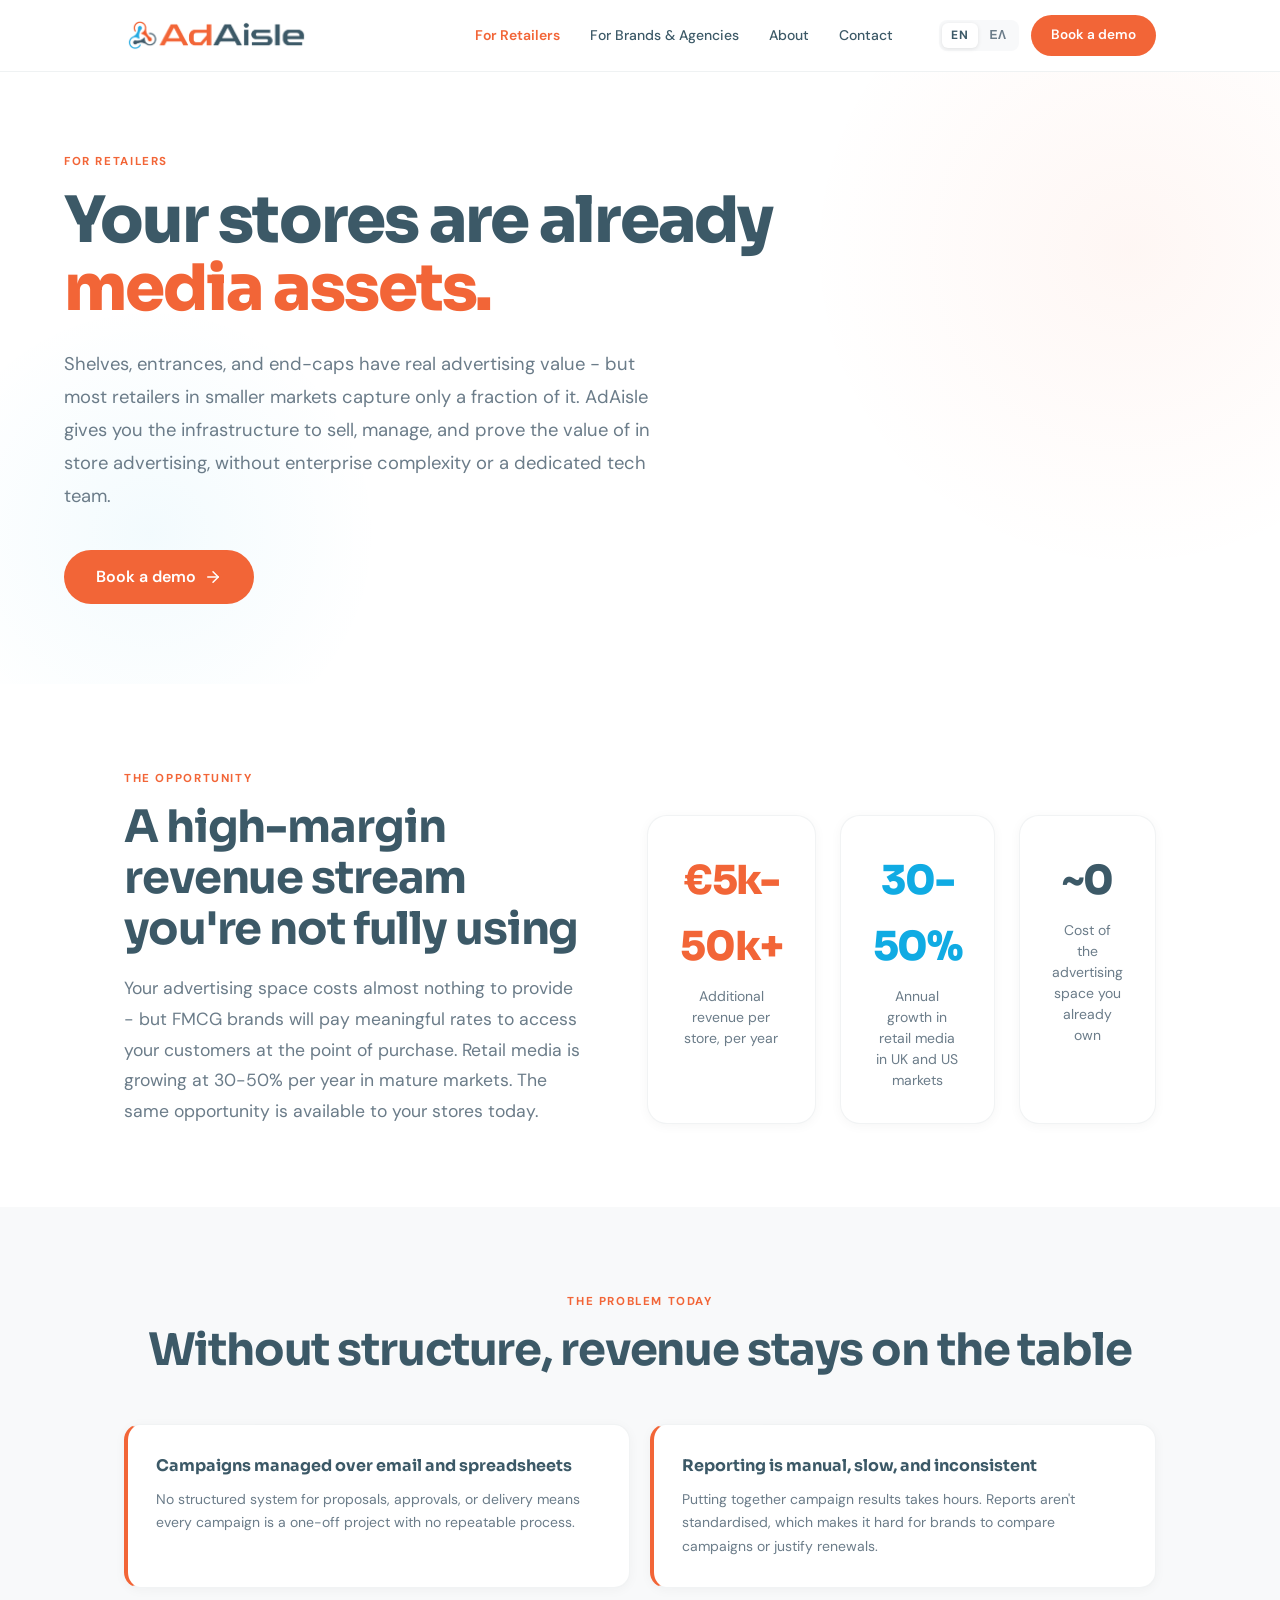
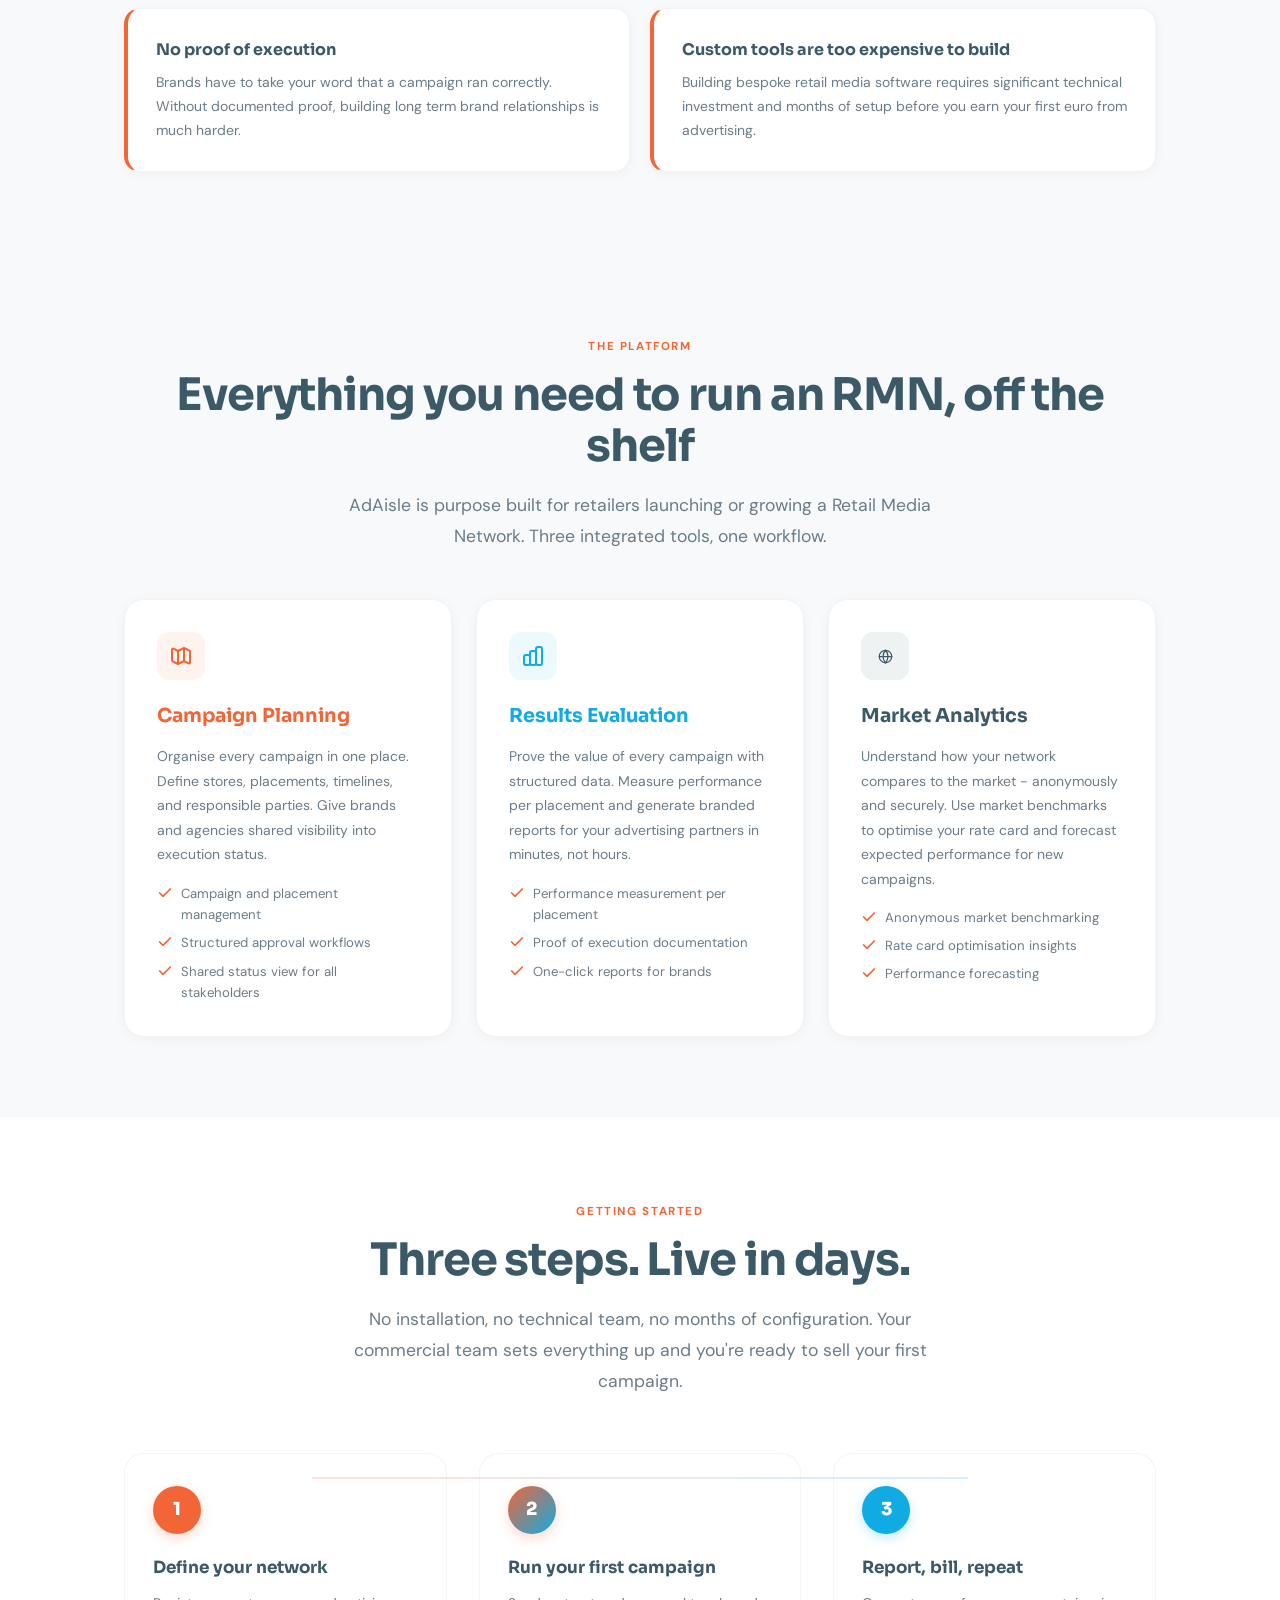
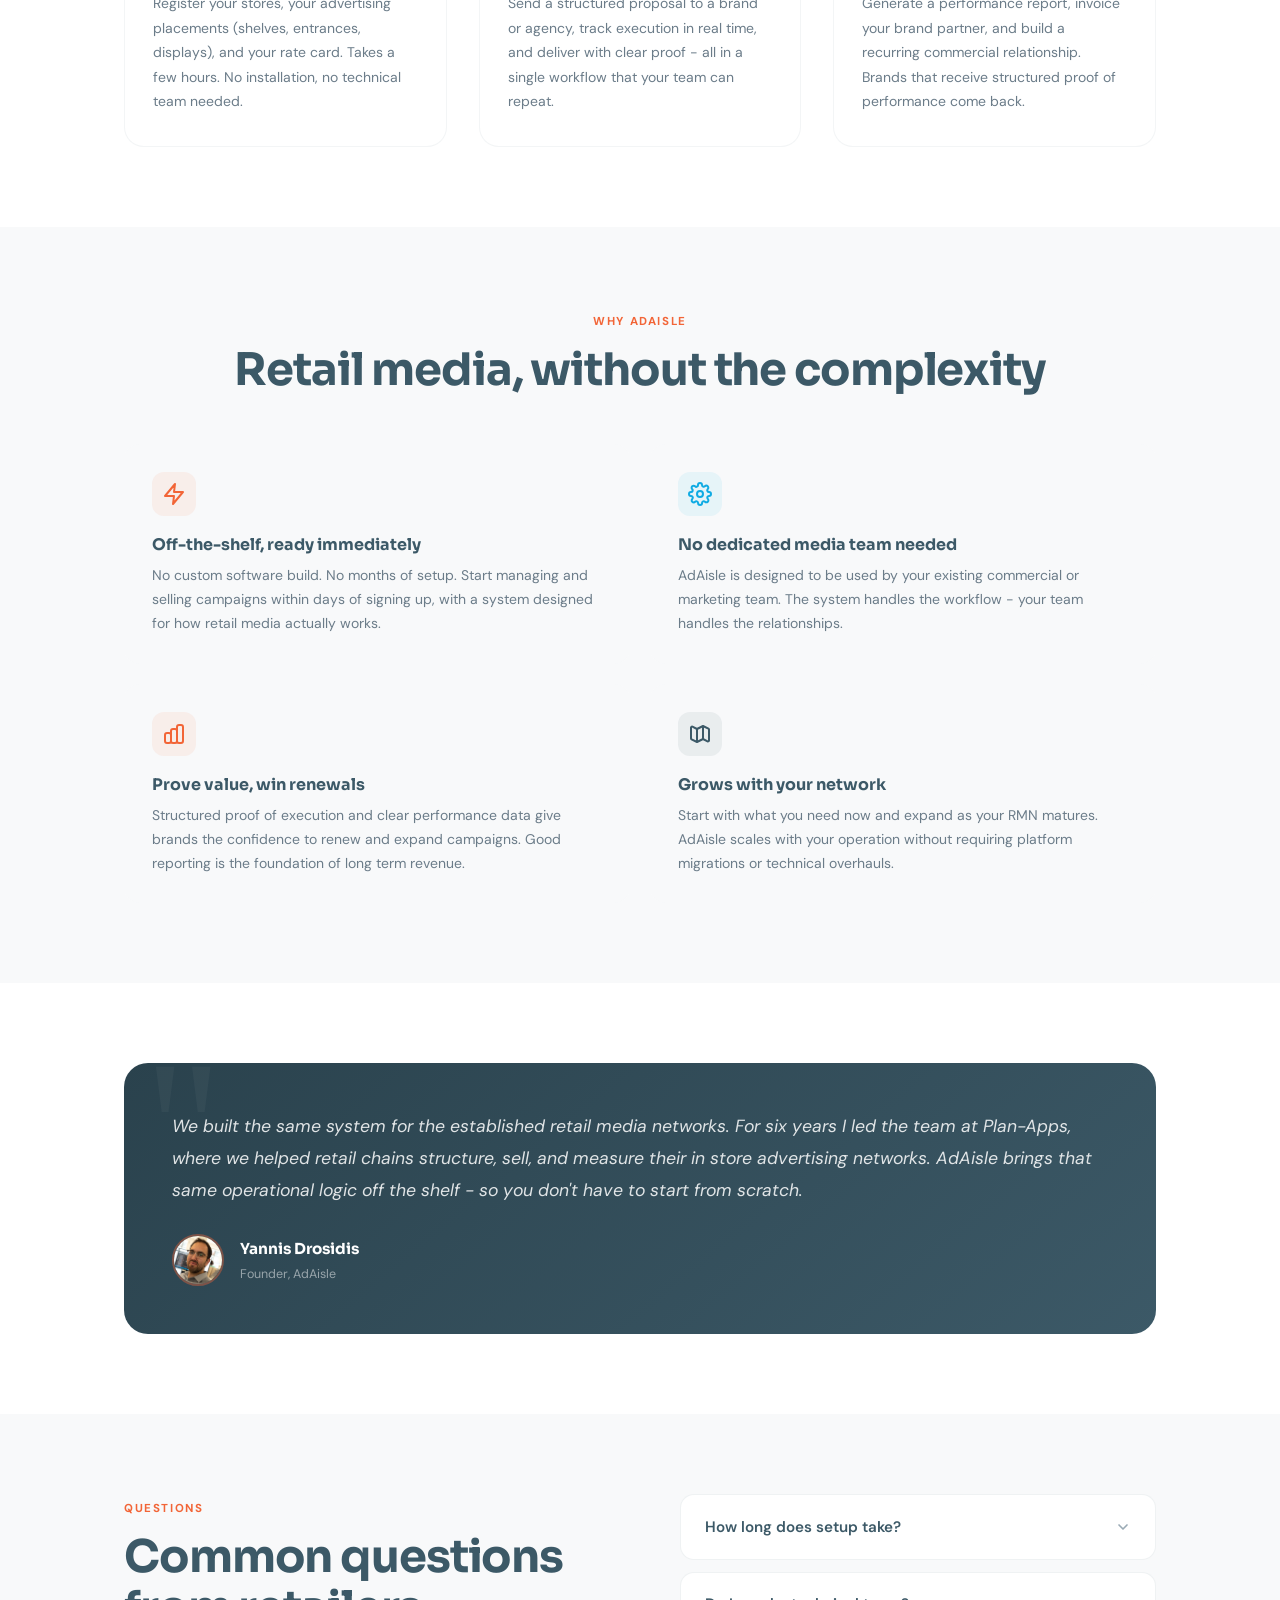
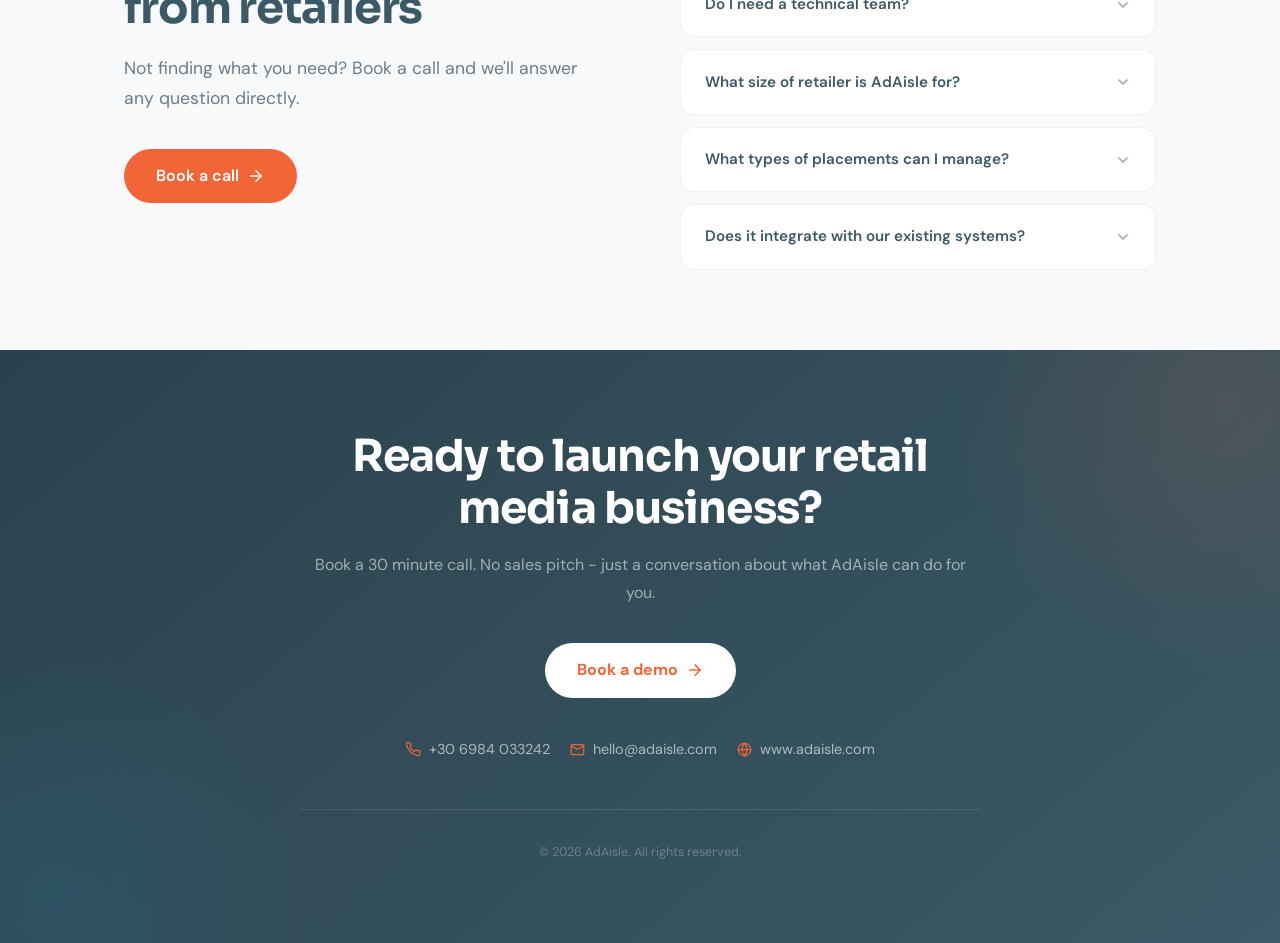
<file: retailers.html>
﻿<!DOCTYPE html>
<html lang="en">
<head>
  <meta charset="UTF-8">
  <meta name="viewport" content="width=device-width, initial-scale=1.0">
  <title>AdAisle – For Retailers</title>
  <meta name="description" content="Turn your store network into a structured Retail Media Network.">
  <link rel="preconnect" href="https://fonts.googleapis.com">
  <link rel="preconnect" href="https://fonts.gstatic.com" crossorigin>
  <link href="https://fonts.googleapis.com/css2?family=Sora:wght@400;500;600;700;800&family=DM+Sans:ital,opsz,wght@0,9..40,400;0,9..40,500;0,9..40,600;1,9..40,400&display=swap" rel="stylesheet">
  <style>
/* ============================================================
   AdAisle — Shared Styles
   ============================================================ */

/* ------------------------------------------------------------
   Variables
   ------------------------------------------------------------ */
:root {
  --orange:       #F26537;
  --orange-dark:  #E05A30;
  --orange-pale:  rgba(242, 101, 55, 0.08);
  --slate:        #3C5967;
  --slate-dark:   #2A424D;
  --blue:         #10ABE3;
  --blue-pale:    rgba(16, 171, 227, 0.08);
  --text:         #6B7C89;
  --text-light:   #9AAAB5;
  --light:        #F8F9FA;
  --white:        #FFFFFF;

  --font-heading: 'Sora', sans-serif;
  --font-body:    'DM Sans', sans-serif;

  --max-w:  1160px;
  --px:     clamp(1.25rem, 5vw, 4rem);
  --nav-h:  72px;
}

/* ------------------------------------------------------------
   Reset & Base
   ------------------------------------------------------------ */
*, *::before, *::after { box-sizing: border-box; margin: 0; padding: 0; }
html { scroll-behavior: smooth; }
body {
  font-family: var(--font-body);
  color: var(--text);
  background: var(--white);
  line-height: 1.65;
  -webkit-font-smoothing: antialiased;
}
img { max-width: 100%; display: block; }
a  { color: inherit; text-decoration: none; }
button { cursor: pointer; }

/* ------------------------------------------------------------
   Bilingual: hide/show based on <html lang="">
   ------------------------------------------------------------ */
html[lang="el"] .lang-en { display: none !important; }
html[lang="en"] .lang-el { display: none !important; }
/* Default: show EN if no lang set */
html:not([lang="el"]) .lang-el { display: none !important; }

/* ------------------------------------------------------------
   Navigation
   ------------------------------------------------------------ */
.nav {
  position: fixed;
  inset: 0 0 auto 0;
  z-index: 200;
  height: var(--nav-h);
  display: flex;
  align-items: center;
  background: rgba(255,255,255,0.88);
  backdrop-filter: blur(14px);
  -webkit-backdrop-filter: blur(14px);
  border-bottom: 1px solid rgba(60,89,103,0.08);
}

.nav-inner {
  max-width: var(--max-w);
  width: 100%;
  margin: 0 auto;
  padding: 0 var(--px);
  display: flex;
  align-items: center;
  gap: 1rem;
}

.nav-logo img { height: 30px; width: auto; }

.nav-links {
  display: flex;
  align-items: center;
  gap: 0.125rem;
  margin-left: auto;
}

.nav-link {
  display: block;
  padding: 0.45rem 0.875rem;
  font-size: 0.875rem;
  font-weight: 500;
  color: var(--slate);
  border-radius: 8px;
  transition: background 0.15s, color 0.15s;
  white-space: nowrap;
}
.nav-link:hover { background: var(--light); color: var(--orange); }
.nav-link.active { color: var(--orange); font-weight: 600; }

.nav-right {
  display: flex;
  align-items: center;
  gap: 0.75rem;
  margin-left: 1rem;
  flex-shrink: 0;
}

/* Language toggle */
.lang-toggle {
  display: flex;
  align-items: center;
  background: var(--light);
  border-radius: 8px;
  padding: 3px;
  gap: 2px;
}
.lang-btn {
  padding: 0.28rem 0.6rem;
  font-size: 0.75rem;
  font-weight: 700;
  color: var(--text);
  border-radius: 6px;
  border: none;
  background: transparent;
  transition: all 0.15s;
  font-family: var(--font-body);
  letter-spacing: 0.04em;
}
.lang-btn.active {
  background: var(--white);
  color: var(--slate);
  box-shadow: 0 1px 4px rgba(0,0,0,0.1);
}

/* CTA button in nav */
.btn-nav {
  display: inline-flex;
  align-items: center;
  padding: 0.55rem 1.25rem;
  background: var(--orange);
  color: var(--white);
  border-radius: 100px;
  font-size: 0.85rem;
  font-weight: 600;
  white-space: nowrap;
  transition: background 0.15s, box-shadow 0.15s, transform 0.1s;
  font-family: var(--font-body);
  border: none;
}
.btn-nav:hover {
  background: var(--orange-dark);
  box-shadow: 0 4px 16px rgba(242,101,55,0.3);
  transform: translateY(-1px);
}

/* Hamburger */
.nav-hamburger {
  display: none;
  flex-direction: column;
  gap: 5px;
  margin-left: auto;
  background: none;
  border: none;
  padding: 4px;
}
.nav-hamburger span {
  display: block;
  width: 22px;
  height: 2px;
  background: var(--slate);
  border-radius: 2px;
  transition: all 0.25s;
}

/* Mobile menu */
.nav-mobile {
  display: none;
  position: fixed;
  top: var(--nav-h);
  inset-inline: 0;
  background: var(--white);
  border-bottom: 1px solid rgba(60,89,103,0.08);
  padding: 0.75rem var(--px) 1.5rem;
  z-index: 199;
  box-shadow: 0 8px 32px rgba(0,0,0,0.07);
}
.nav-mobile.open { display: block; }
.nav-mobile .nav-link {
  display: block;
  padding: 0.8rem 0.5rem;
  font-size: 1rem;
  border-bottom: 1px solid var(--light);
}
.nav-mobile-bottom {
  display: flex;
  align-items: center;
  gap: 1rem;
  margin-top: 1.25rem;
}

/* ------------------------------------------------------------
   Buttons
   ------------------------------------------------------------ */
.btn {
  display: inline-flex;
  align-items: center;
  gap: 0.5rem;
  padding: 0.875rem 2rem;
  border-radius: 100px;
  font-size: 1rem;
  font-weight: 600;
  font-family: var(--font-body);
  transition: all 0.2s;
  border: none;
  cursor: pointer;
  white-space: nowrap;
}
.btn-primary {
  background: var(--orange);
  color: var(--white);
}
.btn-primary:hover {
  background: var(--orange-dark);
  box-shadow: 0 6px 24px rgba(242,101,55,0.3);
  transform: translateY(-2px);
}
.btn-outline {
  background: transparent;
  color: var(--orange);
  border: 2px solid var(--orange);
}
.btn-outline:hover {
  background: var(--orange);
  color: var(--white);
  transform: translateY(-2px);
}
.btn-white {
  background: var(--white);
  color: var(--orange);
  font-weight: 700;
}
.btn-white:hover {
  box-shadow: 0 6px 24px rgba(0,0,0,0.15);
  transform: translateY(-2px);
}

/* ------------------------------------------------------------
   Layout Utilities
   ------------------------------------------------------------ */
.container {
  max-width: var(--max-w);
  margin: 0 auto;
  padding: 0 var(--px);
}
.section     { padding: 6rem var(--px); max-width: var(--max-w); margin: 0 auto; }
.section-sm  { padding: 4rem var(--px); max-width: var(--max-w); margin: 0 auto; }
.section-wrap { padding-block: 6rem; }
.section-wrap-sm { padding-block: 4rem; }

.section-label {
  display: inline-block;
  font-size: 0.72rem;
  font-weight: 700;
  letter-spacing: 0.14em;
  text-transform: uppercase;
  color: var(--orange);
  margin-bottom: 0.875rem;
}
.section-title {
  font-family: var(--font-heading);
  font-size: clamp(1.875rem, 3.5vw, 2.875rem);
  font-weight: 700;
  color: var(--slate);
  line-height: 1.14;
  letter-spacing: -0.025em;
  margin-bottom: 1.125rem;
}
.section-sub {
  font-size: 1.1rem;
  color: var(--text);
  line-height: 1.75;
  max-width: 640px;
}

/* ------------------------------------------------------------
   Footer
   ------------------------------------------------------------ */
.footer {
  background: linear-gradient(140deg, var(--slate-dark) 0%, var(--slate) 100%);
  color: rgba(255,255,255,0.85);
  padding: 5rem var(--px);
  text-align: center;
  position: relative;
  overflow: hidden;
}
.footer::before {
  content: '';
  position: absolute;
  top: -220px; right: -220px;
  width: 550px; height: 550px;
  background: radial-gradient(circle, rgba(242,101,55,0.12) 0%, transparent 70%);
  border-radius: 50%;
  pointer-events: none;
}
.footer::after {
  content: '';
  position: absolute;
  bottom: -200px; left: -200px;
  width: 500px; height: 500px;
  background: radial-gradient(circle, rgba(16,171,227,0.09) 0%, transparent 70%);
  border-radius: 50%;
  pointer-events: none;
}
.footer-inner {
  position: relative;
  z-index: 1;
  max-width: 680px;
  margin: 0 auto;
}
.footer-title {
  font-family: var(--font-heading);
  font-size: clamp(1.75rem, 3.5vw, 2.75rem);
  font-weight: 700;
  color: var(--white);
  line-height: 1.2;
  margin-bottom: 1rem;
  letter-spacing: -0.02em;
}
.footer-sub {
  font-size: 1rem;
  color: rgba(255,255,255,0.55);
  margin-bottom: 2.25rem;
  line-height: 1.75;
}
.footer-contacts {
  display: flex;
  flex-wrap: wrap;
  justify-content: center;
  gap: 1.25rem;
  margin-top: 2.5rem;
}
.footer-contact-item {
  display: flex;
  align-items: center;
  gap: 0.5rem;
  color: rgba(255,255,255,0.6);
  font-size: 0.9rem;
  transition: color 0.15s;
}
.footer-contact-item:hover { color: var(--white); }
.footer-contact-item svg { color: var(--orange); flex-shrink: 0; }
.footer-bottom {
  margin-top: 3rem;
  padding-top: 2rem;
  border-top: 1px solid rgba(255,255,255,0.1);
  font-size: 0.78rem;
  color: rgba(255,255,255,0.28);
}

/* ------------------------------------------------------------
   Responsive
   ------------------------------------------------------------ */
@media (max-width: 820px) {
  .nav-links, .nav-right { display: none; }
  .nav-hamburger { display: flex; }
  .section     { padding: 4rem var(--px); }
  .section-sm  { padding: 3rem var(--px); }
  .section-wrap { padding-block: 4rem; }
}



/* Profile photo */
.profile-photo {
  width: 160px; height: 160px; border-radius: 50%;
  object-fit: cover; object-position: center top;
  border: 4px solid rgba(242,101,55,0.35);
  box-shadow: 0 8px 32px rgba(0,0,0,0.18);
  flex-shrink: 0;
}
.profile-photo-sm {
  width: 52px; height: 52px; border-radius: 50%;
  object-fit: cover; object-position: center top;
  border: 2px solid rgba(242,101,55,0.4);
  flex-shrink: 0;
}
.profile-photo-lg {
  width: 220px; height: 220px; border-radius: 20px;
  object-fit: cover; object-position: center top;
  box-shadow: 0 20px 56px rgba(0,0,0,0.22);
  flex-shrink: 0;
}

/* Pain / problem cards */
.pain-wrap { background: var(--light); padding-block: 5rem; }
.pain-grid { display: grid; grid-template-columns: repeat(2,1fr); gap: 1.25rem; }
.pain-card {
  background: var(--white); border-radius: 16px; padding: 1.75rem;
  border: 1px solid rgba(60,89,103,0.07);
  border-left: 4px solid var(--orange);
  box-shadow: 0 2px 12px rgba(0,0,0,0.04);
}
.pain-card.blue { border-left-color: var(--blue); }
.pain-title { font-family: var(--font-heading); font-size: 1rem; font-weight: 700; color: var(--slate); margin-bottom: 0.5rem; }
.pain-body { font-size: 0.875rem; color: var(--text); line-height: 1.7; }

/* FAQ */
.faq-list { display: flex; flex-direction: column; gap: 0.75rem; }
.faq-item { background: var(--white); border: 1px solid rgba(60,89,103,0.08); border-radius: 14px; overflow: hidden; }
.faq-q {
  display: flex; justify-content: space-between; align-items: center;
  padding: 1.2rem 1.5rem; cursor: pointer;
  font-weight: 600; color: var(--slate); font-size: 0.95rem; gap: 1rem;
}
.faq-q svg { flex-shrink: 0; transition: transform 0.25s; color: var(--text-light); }
.faq-item.open .faq-q svg { transform: rotate(180deg); color: var(--orange); }
.faq-item.open .faq-q { color: var(--orange); }
.faq-a {
  max-height: 0; overflow: hidden;
  transition: max-height 0.35s ease, padding 0.25s;
  padding: 0 1.5rem;
  color: var(--text); font-size: 0.9rem; line-height: 1.75;
}
.faq-item.open .faq-a { max-height: 400px; padding-bottom: 1.25rem; }

/* Founder quote block */
.founder-block {
  background: linear-gradient(140deg, var(--slate-dark) 0%, var(--slate) 100%);
  border-radius: 24px; padding: 3rem;
  position: relative; overflow: hidden;
}
.founder-block::before {
  content: '"'; position: absolute; top: -30px; left: 20px;
  font-size: 12rem; color: rgba(255,255,255,0.04);
  font-family: Georgia,serif; line-height: 1; pointer-events: none;
}
.founder-block-quote { font-size: 1.1rem; color: rgba(255,255,255,0.85); line-height: 1.8; font-style: italic; margin-bottom: 1.75rem; position: relative; }
.founder-block-author { display: flex; align-items: center; gap: 1rem; }
.founder-block-name { font-family: var(--font-heading); font-size: 0.95rem; font-weight: 700; color: var(--white); }
.founder-block-role { font-size: 0.78rem; color: rgba(255,255,255,0.5); margin-top: 0.15rem; }
.founder-block-badge { margin-top: 0.6rem; display: inline-flex; align-items: center; gap: 0.4rem; background: rgba(242,101,55,0.2); border: 1px solid rgba(242,101,55,0.3); border-radius: 100px; padding: 0.2rem 0.75rem; font-size: 0.7rem; font-weight: 700; color: rgba(255,255,255,0.75); letter-spacing: 0.04em; }

/* Step cards */
.steps-row { display: grid; grid-template-columns: repeat(3,1fr); gap: 2rem; position: relative; }
.steps-row::before {
  content: ''; position: absolute;
  top: 24px; left: calc(16.67% + 1rem); right: calc(16.67% + 1rem);
  height: 2px;
  background: linear-gradient(90deg, var(--orange) 0%, var(--blue) 100%);
  opacity: 0.18;
}
.step-card { background: var(--white); border-radius: 20px; padding: 2rem 1.75rem; border: 1px solid rgba(60,89,103,0.06); transition: box-shadow .2s, transform .2s; }
.step-card:hover { box-shadow: 0 12px 32px rgba(0,0,0,0.07); transform: translateY(-3px); }
.step-num { width: 48px; height: 48px; border-radius: 50%; background: var(--orange); color: var(--white); font-family: var(--font-heading); font-size: 1.125rem; font-weight: 800; display: flex; align-items: center; justify-content: center; margin-bottom: 1.25rem; box-shadow: 0 4px 12px rgba(242,101,55,0.25); position: relative; z-index: 1; }
.step-card:nth-child(2) .step-num { background: linear-gradient(135deg, var(--orange), var(--blue)); }
.step-card:nth-child(3) .step-num { background: var(--blue); box-shadow: 0 4px 12px rgba(16,171,227,0.25); }
.step-ttl { font-family: var(--font-heading); font-size: 1.05rem; font-weight: 700; color: var(--slate); margin-bottom: 0.625rem; }
.step-body { font-size: 0.875rem; color: var(--text); line-height: 1.75; }

/* Benefit grid */
.benefit-grid { display: grid; grid-template-columns: repeat(2,1fr); gap: 1.25rem; }
.benefit-card { background: var(--light); border-radius: 16px; padding: 1.75rem; transition: transform .2s; }
.benefit-card:hover { transform: translateY(-2px); }
.benefit-icon { width: 44px; height: 44px; border-radius: 12px; display: flex; align-items: center; justify-content: center; margin-bottom: 1rem; }
.b-orange { background: var(--orange-pale); color: var(--orange); }
.b-blue   { background: var(--blue-pale);   color: var(--blue); }
.b-slate  { background: rgba(60,89,103,.08); color: var(--slate); }
.benefit-title { font-family: var(--font-heading); font-size: 1rem; font-weight: 700; color: var(--slate); margin-bottom: 0.375rem; }
.benefit-body  { font-size: 0.875rem; color: var(--text); line-height: 1.7; }

/* Features strip */
.feat-grid { display: grid; grid-template-columns: repeat(3,1fr); gap: 1.5rem; }
.feat-card { background: var(--white); border-radius: 20px; padding: 2rem; border: 1px solid rgba(60,89,103,0.07); box-shadow: 0 2px 12px rgba(0,0,0,0.04); transition: box-shadow .25s, transform .25s; }
.feat-card:hover { box-shadow: 0 12px 36px rgba(0,0,0,0.08); transform: translateY(-3px); }
.feat-icon { width: 48px; height: 48px; border-radius: 12px; display: flex; align-items: center; justify-content: center; margin-bottom: 1.25rem; }
.feat-title { font-family: var(--font-heading); font-size: 1.2rem; font-weight: 700; margin-bottom: 0.75rem; }
.feat-body  { font-size: 0.875rem; color: var(--text); line-height: 1.75; }
.feat-list  { list-style: none; margin-top: 1rem; display: flex; flex-direction: column; gap: 0.4rem; }
.feat-list li { display: flex; gap: 0.5rem; font-size: 0.825rem; color: var(--text); align-items: flex-start; }
.feat-list li::before { content: ''; display: block; width: 16px; height: 16px; flex-shrink: 0; margin-top: 2px; background: url("data:image/svg+xml,%3Csvg xmlns='http://www.w3.org/2000/svg' viewBox='0 0 24 24' fill='none' stroke='%23F26537' stroke-width='2.5' stroke-linecap='round' stroke-linejoin='round'%3E%3Cpolyline points='20 6 9 17 4 12'/%3E%3C/svg%3E") center/contain no-repeat; }

/* Stat callouts */
.stat-strip { display: flex; flex-wrap: wrap; gap: 2rem; }
.stat-item  { flex: 1; min-width: 140px; }
.stat-big   { font-family: var(--font-heading); font-size: 2.75rem; font-weight: 800; letter-spacing: -0.03em; line-height: 1; margin-bottom: 0.375rem; }
.stat-desc  { font-size: 0.825rem; color: var(--text); line-height: 1.5; }

/* Two-column layout helper */
.two-col { display: grid; grid-template-columns: 1fr 1fr; gap: 4rem; align-items: start; }
.two-col-center { display: grid; grid-template-columns: 1fr 1fr; gap: 4rem; align-items: center; }

/* Hero page variants */
.hero-page {
  padding-top: calc(var(--nav-h) + 5rem); padding-bottom: 5rem;
  padding-inline: var(--px); position: relative; overflow: hidden;
}
.hero-page::before {
  content: ''; position: absolute; top: -100px; right: -200px;
  width: 700px; height: 700px;
  background: radial-gradient(circle, rgba(242,101,55,0.055) 0%, transparent 65%);
  border-radius: 50%; pointer-events: none;
}
.hero-page::after {
  content: ''; position: absolute; bottom: -100px; left: -100px;
  width: 500px; height: 500px;
  background: radial-gradient(circle, rgba(16,171,227,0.05) 0%, transparent 65%);
  border-radius: 50%; pointer-events: none;
}
.hero-page-inner { max-width: var(--max-w); margin: 0 auto; position: relative; z-index: 1; }
.hero-page-label { font-size: 0.72rem; font-weight: 700; letter-spacing: 0.14em; text-transform: uppercase; color: var(--orange); margin-bottom: 1rem; display: block; }
.hero-page-title { font-family: var(--font-heading); font-size: clamp(2.5rem,5vw,4rem); font-weight: 800; color: var(--slate); line-height: 1.07; letter-spacing: -0.03em; margin-bottom: 1.5rem; }
.hero-page-title em { font-style: normal; color: var(--orange); }
.hero-page-sub { font-size: 1.15rem; color: var(--text); line-height: 1.8; max-width: 600px; margin-bottom: 2.25rem; }
.hero-page-ctas { display: flex; flex-wrap: wrap; gap: 0.875rem; }

/* Timeline */
.timeline { display: flex; flex-direction: column; }
.tl-item { display: grid; grid-template-columns: 100px 1fr; gap: 1.5rem; padding: 1.75rem 0; border-bottom: 1px solid rgba(60,89,103,0.06); }
.tl-item:last-child { border-bottom: none; }
.tl-year { font-family: var(--font-heading); font-size: 0.85rem; font-weight: 700; color: var(--orange); padding-top: 0.25rem; }
.tl-title { font-family: var(--font-heading); font-size: 1rem; font-weight: 700; color: var(--slate); margin-bottom: 0.375rem; }
.tl-body  { font-size: 0.875rem; color: var(--text); line-height: 1.7; }

/* Card with left accent */
.accent-card { background: var(--white); border-radius: 16px; padding: 2rem; border: 1px solid rgba(60,89,103,0.07); border-left: 4px solid var(--orange); box-shadow: 0 2px 12px rgba(0,0,0,0.04); margin-bottom: 1.25rem; }
.accent-card.blue { border-left-color: var(--blue); }
.accent-card-title { font-family: var(--font-heading); font-size: 1.05rem; font-weight: 700; color: var(--slate); margin-bottom: 0.5rem; }
.accent-card-body { font-size: 0.9rem; color: var(--text); line-height: 1.7; }

/* Responsive */
@media (max-width: 900px) {
  .two-col, .two-col-center { grid-template-columns: 1fr; gap: 2.5rem; }
  .pain-grid, .benefit-grid { grid-template-columns: 1fr; }
  .steps-row { grid-template-columns: 1fr; }
  .steps-row::before { display: none; }
  .feat-grid { grid-template-columns: 1fr; }
}
@media (max-width: 600px) {
  .hero-page-ctas { flex-direction: column; }
  .hero-page-ctas .btn { width: 100%; justify-content: center; }
  .stat-strip { flex-direction: column; gap: 1.25rem; }
  .tl-item { grid-template-columns: 1fr; gap: 0.25rem; }
}


.ret-hero-wrap { background:var(--light); padding-block:5rem; }
.ret-hero-inner { max-width:var(--max-w); margin:0 auto; padding-inline:var(--px); display:grid; grid-template-columns:1fr 1fr; gap:4rem; align-items:center; }
.ret-hero-stat { background:var(--white); border-radius:20px; padding:2.5rem; text-align:center; box-shadow:0 8px 32px rgba(0,0,0,.07); border:1px solid rgba(60,89,103,.06); }
.ret-hero-stat-num { font-family:var(--font-heading); font-size:3.5rem; font-weight:800; color:var(--orange); letter-spacing:-0.04em; line-height:1; }
.ret-hero-stat-lbl { font-size:.9rem; color:var(--text); margin-top:.5rem; line-height:1.5; }
.opp-wrap { padding-block:5rem; }
.opp-inner { max-width:var(--max-w); margin:0 auto; padding-inline:var(--px); }
.opp-grid { display:grid; grid-template-columns:repeat(3,1fr); gap:1.5rem; margin-top:3rem; }
.opp-card { background:var(--white); border-radius:20px; padding:2rem; border:1px solid rgba(60,89,103,.07); box-shadow:0 2px 12px rgba(0,0,0,.04); text-align:center; transition:transform .2s,box-shadow .2s; }
.opp-card:hover { transform:translateY(-4px); box-shadow:0 12px 32px rgba(0,0,0,.08); }
.opp-card-num { font-family:var(--font-heading); font-size:2.5rem; font-weight:800; letter-spacing:-0.03em; margin-bottom:.375rem; }
.opp-card-lbl { font-size:.875rem; color:var(--text); line-height:1.5; }
.platform-wrap { background:var(--light); padding-block:5rem; }
.platform-inner { max-width:var(--max-w); margin:0 auto; padding-inline:var(--px); }
.platform-grid { display:grid; grid-template-columns:repeat(3,1fr); gap:1.5rem; margin-top:3rem; }
.platform-card { background:var(--white); border-radius:20px; padding:2rem; border:1px solid rgba(60,89,103,.07); box-shadow:0 2px 12px rgba(0,0,0,.04); transition:transform .2s,box-shadow .2s; }
.platform-card:hover { transform:translateY(-3px); box-shadow:0 12px 32px rgba(0,0,0,.08); }
.hiw-ret-wrap { padding-block:5rem; }
.hiw-ret-inner { max-width:var(--max-w); margin:0 auto; padding-inline:var(--px); }
.benefits-ret-wrap { background:var(--light); padding-block:5rem; }
.benefits-ret-inner { max-width:var(--max-w); margin:0 auto; padding-inline:var(--px); }
.founder-ret-wrap { padding-block:5rem; }
.founder-ret-inner { max-width:var(--max-w); margin:0 auto; padding-inline:var(--px); }
.faq-ret-wrap { background:var(--light); padding-block:5rem; }
.faq-ret-inner { max-width:var(--max-w); margin:0 auto; padding-inline:var(--px); }
@media (max-width:900px) {
  .ret-hero-inner { grid-template-columns:1fr; }
  .opp-grid { grid-template-columns:1fr 1fr; }
  .platform-grid { grid-template-columns:1fr; }
}
@media (max-width:600px) { .opp-grid { grid-template-columns:1fr; } }
</style>
</head>
<body>
<nav class="nav">
  <div class="nav-inner">
    <a href="index.html" class="nav-logo"><img src="assets/AdAsile-logo-wide.png" alt="AdAisle"></a>
    <div class="nav-links"><a href="retailers.html" class="nav-link active" data-page="retailers.html"><span class="lang-en">For Retailers</span><span class="lang-el">Για Retailers</span></a>
<a href="brands.html" class="nav-link" data-page="brands.html"><span class="lang-en">For Brands &amp; Agencies</span><span class="lang-el">Για Brands &amp; Agencies</span></a>
<a href="about.html" class="nav-link" data-page="about.html"><span class="lang-en">About</span><span class="lang-el">Σχετικά</span></a>
<a href="contact.html" class="nav-link" data-page="contact.html"><span class="lang-en">Contact</span><span class="lang-el">Επικοινωνία</span></a>

</div>
    <div class="nav-right">
      <div class="lang-toggle">
        <button class="lang-btn" data-lang="en">EN</button>
        <button class="lang-btn" data-lang="el">ΕΛ</button>
      </div>
      <a href="https://calendly.com/yannis-drosidis-cal-adaisle/30min" class="btn-nav" target="_blank">
        <span class="lang-en">Book a demo</span>
        <span class="lang-el">Κλείστε demo</span>
      </a>
    </div>
    <button class="nav-hamburger" aria-label="Menu"><span></span><span></span><span></span></button>
  </div>
</nav>
<div class="nav-mobile">
  <a href="retailers.html" class="nav-link active"><span class="lang-en">For Retailers</span><span class="lang-el">Για Retailers</span></a>
<a href="brands.html" class="nav-link"><span class="lang-en">For Brands &amp; Agencies</span><span class="lang-el">Για Brands &amp; Agencies</span></a>
<a href="about.html" class="nav-link"><span class="lang-en">About</span><span class="lang-el">Σχετικά</span></a>
<a href="contact.html" class="nav-link"><span class="lang-en">Contact</span><span class="lang-el">Επικοινωνία</span></a>


<div class="nav-mobile-bottom">
    <div class="lang-toggle">
      <button class="lang-btn" data-lang="en">EN</button>
      <button class="lang-btn" data-lang="el">ΕΛ</button>
    </div>
    <a href="https://calendly.com/yannis-drosidis-cal-adaisle/30min" class="btn-nav" target="_blank">
      <span class="lang-en">Book a demo</span>
      <span class="lang-el">Κλείστε demo</span>
    </a>
  </div>
</div>
<main>
<!-- HERO -->
<section class="hero-page" style="padding-top:calc(var(--nav-h) + 5rem)">
  <div class="hero-page-inner">
    <span class="hero-page-label"><span class="lang-en">For Retailers</span><span class="lang-el">Για Retailers</span></span>
    <h1 class="hero-page-title">
      <span class="lang-en">Your stores are already<br><em>media assets.</em></span>
      <span class="lang-el">Τα καταστήματά σας είναι ήδη<br><em>media assets.</em></span>
    </h1>
    <p class="hero-page-sub">
      <span class="lang-en">Shelves, entrances, and end-caps have real advertising value - but most retailers in smaller markets capture only a fraction of it. AdAisle gives you the infrastructure to sell, manage, and prove the value of in store advertising, without enterprise complexity or a dedicated tech team.</span>
      <span class="lang-el">Ράφια, είσοδοι και end-caps έχουν πραγματική διαφημιστική αξία - αλλά οι περισσότεροι retailers σε μικρότερες αγορές αξιοποιούν μόνο ένα κλάσμα της. Το AdAisle σας δίνει την υποδομή για να πουλάτε, να διαχειρίζεστε και να αποδεικνύετε την αξία της in store διαφήμισης, χωρίς enterprise πολυπλοκότητα ή αποκλειστική tech ομάδα.</span>
    </p>
    <div class="hero-page-ctas">
      <a href="https://calendly.com/yannis-drosidis-cal-adaisle/30min" class="btn btn-primary" target="_blank">
        <span class="lang-en">Book a demo</span><span class="lang-el">Κλείστε demo</span><svg width="18" height="18" viewBox="0 0 24 24" fill="none" stroke="currentColor" stroke-width="2" stroke-linecap="round" stroke-linejoin="round"><path d="M5 12h14"/><path d="m12 5 7 7-7 7"/></svg>
      </a>

    </div>
  </div>
</section>

<!-- OPPORTUNITY -->
<div class="opp-wrap">
  <div class="opp-inner">
    <div class="two-col-center">
      <div>
        <span class="section-label"><span class="lang-en">The opportunity</span><span class="lang-el">Η ευκαιρία</span></span>
        <h2 class="section-title"><span class="lang-en">A high-margin revenue stream you're not fully using</span><span class="lang-el">Μια πηγή εσόδων υψηλού περιθωρίου που δεν αξιοποιείτε πλήρως</span></h2>
        <p class="section-sub"><span class="lang-en">Your advertising space costs almost nothing to provide - but FMCG brands will pay meaningful rates to access your customers at the point of purchase. Retail media is growing at 30-50% per year in mature markets. The same opportunity is available to your stores today.</span><span class="lang-el">Ο διαφημιστικός σας χώρος κοστίζει σχεδόν τίποτα για να τον παρέχετε - αλλά οι FMCG εταιρείες θα πληρώσουν σημαντικά ποσά για πρόσβαση στους πελάτες σας στο σημείο αγοράς. Το retail media αναπτύσσεται 30-50% ετησίως σε ώριμες αγορές. Η ίδια ευκαιρία είναι διαθέσιμη στα καταστήματά σας σήμερα.</span></p>
      </div>
      <div class="opp-grid">
        <div class="opp-card">
          <div class="opp-card-num" style="color:var(--orange)">€5k-50k+</div>
          <div class="opp-card-lbl"><span class="lang-en">Additional revenue per store, per year</span><span class="lang-el">Επιπλέον έσοδα ανά κατάστημα, ανά έτος</span></div>
        </div>
        <div class="opp-card">
          <div class="opp-card-num" style="color:var(--blue)">30-50%</div>
          <div class="opp-card-lbl"><span class="lang-en">Annual growth in retail media in UK and US markets</span><span class="lang-el">Ετήσια ανάπτυξη retail media σε UK και US</span></div>
        </div>
        <div class="opp-card">
          <div class="opp-card-num" style="color:var(--slate)">~0</div>
          <div class="opp-card-lbl"><span class="lang-en">Cost of the advertising space you already own</span><span class="lang-el">Κόστος του διαφημιστικού χώρου που ήδη διαθέτετε</span></div>
        </div>
      </div>
    </div>
  </div>
</div>

<!-- PAIN POINTS -->
<div class="pain-wrap">
  <div style="max-width:var(--max-w);margin:0 auto;padding-inline:var(--px)">
    <div style="text-align:center;margin-bottom:3rem">
      <span class="section-label"><span class="lang-en">The problem today</span><span class="lang-el">Το πρόβλημα σήμερα</span></span>
      <h2 class="section-title"><span class="lang-en">Without structure, revenue stays on the table</span><span class="lang-el">Χωρίς δομή, τα έσοδα χάνονται</span></h2>
    </div>
    <div class="pain-grid">
      <div class="pain-card">
        <div class="pain-title"><span class="lang-en">Campaigns managed over email and spreadsheets</span><span class="lang-el">Καμπάνιες διαχειριζόμενες μέσω email και spreadsheets</span></div>
        <p class="pain-body"><span class="lang-en">No structured system for proposals, approvals, or delivery means every campaign is a one-off project with no repeatable process.</span><span class="lang-el">Χωρίς δομημένο σύστημα για προτάσεις, εγκρίσεις ή παράδοση, κάθε καμπάνια είναι ένα μοναδικό project χωρίς επαναλαμβανόμενη διαδικασία.</span></p>
      </div>
      <div class="pain-card">
        <div class="pain-title"><span class="lang-en">Reporting is manual, slow, and inconsistent</span><span class="lang-el">Το reporting είναι manual, αργό και ασυνεπές</span></div>
        <p class="pain-body"><span class="lang-en">Putting together campaign results takes hours. Reports aren't standardised, which makes it hard for brands to compare campaigns or justify renewals.</span><span class="lang-el">Η σύνταξη αποτελεσμάτων καμπάνιας χρειάζεται ώρες. Οι αναφορές δεν είναι τυποποιημένες, γεγονός που δυσκολεύει τα brands να συγκρίνουν καμπάνιες ή να δικαιολογήσουν ανανεώσεις.</span></p>
      </div>
      <div class="pain-card">
        <div class="pain-title"><span class="lang-en">No proof of execution</span><span class="lang-el">Δεν υπάρχει απόδειξη εκτέλεσης</span></div>
        <p class="pain-body"><span class="lang-en">Brands have to take your word that a campaign ran correctly. Without documented proof, building long term brand relationships is much harder.</span><span class="lang-el">Τα brands πρέπει να σας εμπιστευτούν ότι η καμπάνια υλοποιήθηκε σωστά. Χωρίς τεκμηριωμένη απόδειξη, η ανάπτυξη μακροχρόνιων σχέσεων με brands είναι πολύ πιο δύσκολη.</span></p>
      </div>
      <div class="pain-card">
        <div class="pain-title"><span class="lang-en">Custom tools are too expensive to build</span><span class="lang-el">Τα custom εργαλεία είναι πολύ ακριβά</span></div>
        <p class="pain-body"><span class="lang-en">Building bespoke retail media software requires significant technical investment and months of setup before you earn your first euro from advertising.</span><span class="lang-el">Η ανάπτυξη custom retail media software απαιτεί σημαντική τεχνική επένδυση και μήνες προετοιμασίας πριν κερδίσετε το πρώτο ευρώ από διαφήμιση.</span></p>
      </div>
    </div>
  </div>
</div>

<!-- PLATFORM -->
<div class="platform-wrap" id="how-it-works">
  <div class="platform-inner">
    <div style="text-align:center;margin-bottom:1rem">
      <span class="section-label"><span class="lang-en">The platform</span><span class="lang-el">Η πλατφόρμα</span></span>
      <h2 class="section-title"><span class="lang-en">Everything you need to run an RMN, off the shelf</span><span class="lang-el">Όλα όσα χρειάζεστε για να λειτουργήσετε ένα RMN, έτοιμα</span></h2>
      <p class="section-sub" style="margin:0 auto"><span class="lang-en">AdAisle is purpose built for retailers launching or growing a Retail Media Network. Three integrated tools, one workflow.</span><span class="lang-el">Το AdAisle είναι σχεδιασμένο ειδικά για retailers που ξεκινούν ή αναπτύσσουν ένα Retail Media Network. Τρία ολοκληρωμένα εργαλεία, ένα workflow.</span></p>
    </div>
    <div class="platform-grid" style="margin-top:3rem">
      <div class="platform-card">
        <div class="feat-icon" style="background:var(--orange-pale);color:var(--orange);margin-bottom:1.25rem"><svg width="24" height="24" viewBox="0 0 24 24" fill="none" stroke="currentColor" stroke-width="2" stroke-linecap="round" stroke-linejoin="round"><path d="M9 20l-5.447-2.724A1 1 0 013 16.382V5.618a1 1 0 011.447-.894L9 7m0 13l6-3m-6 3V7m6 10l4.553 2.276A1 1 0 0021 18.382V7.618a1 1 0 00-.553-.894L15 4m0 13V4m0 0L9 7"/></svg></div>
        <h3 class="feat-title" style="color:var(--orange);margin-bottom:.75rem"><span class="lang-en">Campaign Planning</span><span class="lang-el">Σχεδιασμός Καμπανιών</span></h3>
        <p class="feat-body"><span class="lang-en">Organise every campaign in one place. Define stores, placements, timelines, and responsible parties. Give brands and agencies shared visibility into execution status.</span><span class="lang-el">Οργανώστε κάθε καμπάνια σε ένα μέρος. Ορίστε καταστήματα, τοποθετήσεις, χρονοδιαγράμματα και υπεύθυνους. Δώστε σε brands και agencies κοινή εικόνα της εκτέλεσης.</span></p>
        <ul class="feat-list" style="margin-top:1rem">
          <li><span class="lang-en">Campaign and placement management</span><span class="lang-el">Διαχείριση καμπανιών και τοποθετήσεων</span></li>
          <li><span class="lang-en">Structured approval workflows</span><span class="lang-el">Δομημένες διαδικασίες έγκρισης</span></li>
          <li><span class="lang-en">Shared status view for all stakeholders</span><span class="lang-el">Κοινή εικόνα κατάστασης για όλα τα stakeholders</span></li>
        </ul>
      </div>
      <div class="platform-card">
        <div class="feat-icon" style="background:var(--blue-pale);color:var(--blue);margin-bottom:1.25rem"><svg width="24" height="24" viewBox="0 0 24 24" fill="none" stroke="currentColor" stroke-width="2" stroke-linecap="round" stroke-linejoin="round"><path d="M9 19v-6a2 2 0 00-2-2H5a2 2 0 00-2 2v6a2 2 0 002 2h2a2 2 0 002-2zm0 0V9a2 2 0 012-2h2a2 2 0 012 2v10m-6 0a2 2 0 002 2h2a2 2 0 002-2m0 0V5a2 2 0 012-2h2a2 2 0 012 2v14a2 2 0 01-2 2h-2a2 2 0 01-2-2z"/></svg></div>
        <h3 class="feat-title" style="color:var(--blue);margin-bottom:.75rem"><span class="lang-en">Results Evaluation</span><span class="lang-el">Αξιολόγηση Αποτελεσμάτων</span></h3>
        <p class="feat-body"><span class="lang-en">Prove the value of every campaign with structured data. Measure performance per placement and generate branded reports for your advertising partners in minutes, not hours.</span><span class="lang-el">Αποδείξτε την αξία κάθε καμπάνιας με δομημένα δεδομένα. Μετρήστε απόδοση ανά τοποθέτηση και δημιουργήστε branded αναφορές για τους διαφημιστικούς συνεργάτες σας σε λεπτά, όχι ώρες.</span></p>
        <ul class="feat-list" style="margin-top:1rem">
          <li><span class="lang-en">Performance measurement per placement</span><span class="lang-el">Μέτρηση απόδοσης ανά τοποθέτηση</span></li>
          <li><span class="lang-en">Proof of execution documentation</span><span class="lang-el">Τεκμηρίωση εκτέλεσης καμπάνιας</span></li>
          <li><span class="lang-en">One-click reports for brands</span><span class="lang-el">Αναφορές για brands με ένα κλικ</span></li>
        </ul>
      </div>
      <div class="platform-card">
        <div class="feat-icon" style="background:rgba(60,89,103,.08);color:var(--slate);margin-bottom:1.25rem"><svg width="15" height="15" viewBox="0 0 24 24" fill="none" stroke="currentColor" stroke-width="2" stroke-linecap="round" stroke-linejoin="round"><circle cx="12" cy="12" r="10"/><line x1="2" y1="12" x2="22" y2="12"/><path d="M12 2a15.3 15.3 0 014 10 15.3 15.3 0 01-4 10 15.3 15.3 0 01-4-10 15.3 15.3 0 014-10z"/></svg></div>
        <h3 class="feat-title" style="color:var(--slate);margin-bottom:.75rem"><span class="lang-en">Market Analytics</span><span class="lang-el">Ανάλυση Αγοράς</span></h3>
        <p class="feat-body"><span class="lang-en">Understand how your network compares to the market - anonymously and securely. Use market benchmarks to optimise your rate card and forecast expected performance for new campaigns.</span><span class="lang-el">Κατανοήστε πώς το δίκτυό σας συγκρίνεται με την αγορά - ανώνυμα και με ασφάλεια. Χρησιμοποιήστε market benchmarks για να βελτιστοποιήσετε τον τιμοκατάλογό σας και να προβλέψετε αναμενόμενη απόδοση.</span></p>
        <ul class="feat-list" style="margin-top:1rem">
          <li><span class="lang-en">Anonymous market benchmarking</span><span class="lang-el">Ανώνυμο market benchmarking</span></li>
          <li><span class="lang-en">Rate card optimisation insights</span><span class="lang-el">Insights για βελτιστοποίηση τιμοκαταλόγου</span></li>
          <li><span class="lang-en">Performance forecasting</span><span class="lang-el">Πρόβλεψη απόδοσης</span></li>
        </ul>
      </div>
    </div>
  </div>
</div>

<!-- HOW IT WORKS - 3 STEPS -->
<div class="hiw-ret-wrap">
  <div class="hiw-ret-inner">
    <div style="text-align:center;margin-bottom:3.5rem">
      <span class="section-label"><span class="lang-en">Getting started</span><span class="lang-el">Ξεκινώντας</span></span>
      <h2 class="section-title"><span class="lang-en">Three steps. Live in days.</span><span class="lang-el">Τρία βήματα. Λειτουργικό σε μέρες.</span></h2>
      <p class="section-sub" style="margin:0 auto"><span class="lang-en">No installation, no technical team, no months of configuration. Your commercial team sets everything up and you're ready to sell your first campaign.</span><span class="lang-el">Χωρίς εγκατάσταση, χωρίς τεχνική ομάδα, χωρίς μήνες παραμετροποίησης. Η εμπορική σας ομάδα ρυθμίζει τα πάντα και είστε έτοιμοι να πουλήσετε την πρώτη καμπάνια.</span></p>
    </div>
    <div class="steps-row">
      <div class="step-card">
        <div class="step-num">1</div>
        <div class="step-ttl"><span class="lang-en">Define your network</span><span class="lang-el">Ορίστε το δίκτυό σας</span></div>
        <p class="step-body"><span class="lang-en">Register your stores, your advertising placements (shelves, entrances, displays), and your rate card. Takes a few hours. No installation, no technical team needed.</span><span class="lang-el">Καταχωρήστε τα καταστήματα, τις διαφημιστικές θέσεις (ράφια, είσοδοι, εκθέσεις) και τον τιμοκατάλογό σας. Διαρκεί λίγες ώρες. Χωρίς εγκατάσταση, χωρίς τεχνική ομάδα.</span></p>
      </div>
      <div class="step-card">
        <div class="step-num">2</div>
        <div class="step-ttl"><span class="lang-en">Run your first campaign</span><span class="lang-el">Τρέξτε την πρώτη καμπάνια</span></div>
        <p class="step-body"><span class="lang-en">Send a structured proposal to a brand or agency, track execution in real time, and deliver with clear proof - all in a single workflow that your team can repeat.</span><span class="lang-el">Στείλτε δομημένη πρόταση σε brand ή agency, παρακολουθήστε εκτέλεση σε πραγματικό χρόνο και παραδώστε με σαφή αποδεικτικά στοιχεία - όλα σε ένα workflow που η ομάδα σας μπορεί να επαναλαμβάνει.</span></p>
      </div>
      <div class="step-card">
        <div class="step-num">3</div>
        <div class="step-ttl"><span class="lang-en">Report, bill, repeat</span><span class="lang-el">Αναφορά, χρέωση, επανάληψη</span></div>
        <p class="step-body"><span class="lang-en">Generate a performance report, invoice your brand partner, and build a recurring commercial relationship. Brands that receive structured proof of performance come back.</span><span class="lang-el">Δημιουργήστε αναφορά αποτελεσμάτων, χρεώστε τον brand συνεργάτη σας και χτίστε μια επαναλαμβανόμενη εμπορική σχέση. Τα brands που λαμβάνουν δομημένη απόδειξη απόδοσης επιστρέφουν.</span></p>
      </div>
    </div>
  </div>
</div>

<!-- BENEFITS -->
<div class="benefits-ret-wrap">
  <div class="benefits-ret-inner">
    <div style="text-align:center;margin-bottom:3rem">
      <span class="section-label"><span class="lang-en">Why AdAisle</span><span class="lang-el">Γιατί AdAisle</span></span>
      <h2 class="section-title"><span class="lang-en">Retail media, without the complexity</span><span class="lang-el">Retail media, χωρίς πολυπλοκότητα</span></h2>
    </div>
    <div class="benefit-grid">
      <div class="benefit-card">
        <div class="benefit-icon b-orange"><svg width="24" height="24" viewBox="0 0 24 24" fill="none" stroke="currentColor" stroke-width="2" stroke-linecap="round" stroke-linejoin="round"><polygon points="13 2 3 14 12 14 11 22 21 10 12 10 13 2"/></svg></div>
        <div class="benefit-title"><span class="lang-en">Off-the-shelf, ready immediately</span><span class="lang-el">Off-the-shelf, άμεσα έτοιμο</span></div>
        <p class="benefit-body"><span class="lang-en">No custom software build. No months of setup. Start managing and selling campaigns within days of signing up, with a system designed for how retail media actually works.</span><span class="lang-el">Χωρίς custom ανάπτυξη. Χωρίς μήνες εγκατάστασης. Αρχίστε να διαχειρίζεστε και να πουλάτε καμπάνιες μέσα σε μέρες από την εγγραφή σας.</span></p>
      </div>
      <div class="benefit-card">
        <div class="benefit-icon b-blue"><svg width="24" height="24" viewBox="0 0 24 24" fill="none" stroke="currentColor" stroke-width="2" stroke-linecap="round" stroke-linejoin="round"><circle cx="12" cy="12" r="3"/><path d="M19.4 15a1.65 1.65 0 00.33 1.82l.06.06a2 2 0 010 2.83 2 2 0 01-2.83 0l-.06-.06a1.65 1.65 0 00-1.82-.33 1.65 1.65 0 00-1 1.51V21a2 2 0 01-2 2 2 2 0 01-2-2v-.09A1.65 1.65 0 009 19.4a1.65 1.65 0 00-1.82.33l-.06.06a2 2 0 01-2.83 0 2 2 0 010-2.83l.06-.06A1.65 1.65 0 004.68 15a1.65 1.65 0 00-1.51-1H3a2 2 0 01-2-2 2 2 0 012-2h.09A1.65 1.65 0 004.6 9a1.65 1.65 0 00-.33-1.82l-.06-.06a2 2 0 010-2.83 2 2 0 012.83 0l.06.06A1.65 1.65 0 009 4.68a1.65 1.65 0 001-1.51V3a2 2 0 012-2 2 2 0 012 2v.09a1.65 1.65 0 001 1.51 1.65 1.65 0 001.82-.33l.06-.06a2 2 0 012.83 0 2 2 0 010 2.83l-.06.06A1.65 1.65 0 0019.4 9a1.65 1.65 0 001.51 1H21a2 2 0 012 2 2 2 0 01-2 2h-.09a1.65 1.65 0 00-1.51 1z"/></svg></div>
        <div class="benefit-title"><span class="lang-en">No dedicated media team needed</span><span class="lang-el">Χωρίς αποκλειστική media ομάδα</span></div>
        <p class="benefit-body"><span class="lang-en">AdAisle is designed to be used by your existing commercial or marketing team. The system handles the workflow - your team handles the relationships.</span><span class="lang-el">Το AdAisle σχεδιάστηκε για να χρησιμοποιείται από την υπάρχουσα εμπορική ή marketing ομάδα σας. Το σύστημα διαχειρίζεται το workflow - η ομάδα σας διαχειρίζεται τις σχέσεις.</span></p>
      </div>
      <div class="benefit-card">
        <div class="benefit-icon b-orange"><svg width="24" height="24" viewBox="0 0 24 24" fill="none" stroke="currentColor" stroke-width="2" stroke-linecap="round" stroke-linejoin="round"><path d="M9 19v-6a2 2 0 00-2-2H5a2 2 0 00-2 2v6a2 2 0 002 2h2a2 2 0 002-2zm0 0V9a2 2 0 012-2h2a2 2 0 012 2v10m-6 0a2 2 0 002 2h2a2 2 0 002-2m0 0V5a2 2 0 012-2h2a2 2 0 012 2v14a2 2 0 01-2 2h-2a2 2 0 01-2-2z"/></svg></div>
        <div class="benefit-title"><span class="lang-en">Prove value, win renewals</span><span class="lang-el">Αποδείξτε αξία, κερδίστε ανανεώσεις</span></div>
        <p class="benefit-body"><span class="lang-en">Structured proof of execution and clear performance data give brands the confidence to renew and expand campaigns. Good reporting is the foundation of long term revenue.</span><span class="lang-el">Δομημένη απόδειξη εκτέλεσης και σαφή δεδομένα απόδοσης δίνουν στα brands την εμπιστοσύνη να ανανεώνουν και να επεκτείνουν καμπάνιες.</span></p>
      </div>
      <div class="benefit-card">
        <div class="benefit-icon b-slate"><svg width="24" height="24" viewBox="0 0 24 24" fill="none" stroke="currentColor" stroke-width="2" stroke-linecap="round" stroke-linejoin="round"><path d="M9 20l-5.447-2.724A1 1 0 013 16.382V5.618a1 1 0 011.447-.894L9 7m0 13l6-3m-6 3V7m6 10l4.553 2.276A1 1 0 0021 18.382V7.618a1 1 0 00-.553-.894L15 4m0 13V4m0 0L9 7"/></svg></div>
        <div class="benefit-title"><span class="lang-en">Grows with your network</span><span class="lang-el">Μεγαλώνει με το δίκτυό σας</span></div>
        <p class="benefit-body"><span class="lang-en">Start with what you need now and expand as your RMN matures. AdAisle scales with your operation without requiring platform migrations or technical overhauls.</span><span class="lang-el">Ξεκινήστε με αυτό που χρειάζεστε τώρα και επεκταθείτε καθώς το RMN σας ωριμάζει. Το AdAisle κλιμακώνεται χωρίς platform migrations ή τεχνικές αναδομήσεις.</span></p>
      </div>
    </div>
  </div>
</div>

<!-- FOUNDER CREDIBILITY -->
<div class="founder-ret-wrap">
  <div class="founder-ret-inner">
    <div class="founder-block">
      <p class="founder-block-quote">
        <span class="lang-en">We built the same system for the established retail media networks. For six years I led the team at Plan-Apps, where we helped retail chains structure, sell, and measure their in store advertising networks. AdAisle brings that same operational logic off the shelf - so you don't have to start from scratch.</span>
        <span class="lang-el">Χτίσαμε το ίδιο σύστημα για τους μεγαλύτερους retailers στη Βρετανία. Για έξι χρόνια ηγήθηκα της ομάδας στο Plan-Apps, όπου βοηθήσαμε retail chains να δομήσουν, να πουλήσουν και να μετρήσουν τα in store διαφημιστικά τους δίκτυα. Το AdAisle φέρνει αυτή την ίδια λειτουργική λογική off the shelf - ώστε να μην χρειαστεί να ξεκινήσετε από το μηδέν.</span>
      </p>
      <div class="founder-block-author">
        <img src="assets/Yannis Drosidis - square.jpg" alt="Yannis Drosidis" class="profile-photo-sm">
        <div>
          <div class="founder-block-name">Yannis Drosidis</div>
          <div class="founder-block-role"><span class="lang-en">Founder, AdAisle</span><span class="lang-el">Ιδρυτής, AdAisle</span></div>

        </div>
      </div>
    </div>
  </div>
</div>

<!-- FAQ -->
<div class="faq-ret-wrap">
  <div class="faq-ret-inner">
    <div class="two-col" style="gap:5rem">
      <div>
        <span class="section-label"><span class="lang-en">Questions</span><span class="lang-el">Ερωτήσεις</span></span>
        <h2 class="section-title"><span class="lang-en">Common questions from retailers</span><span class="lang-el">Συνηθισμένες ερωτήσεις από retailers</span></h2>
        <p class="section-sub"><span class="lang-en">Not finding what you need? Book a call and we'll answer any question directly.</span><span class="lang-el">Δεν βρίσκετε αυτό που χρειάζεστε; Κλείστε μια κλήση και θα απαντήσουμε σε οποιαδήποτε ερώτηση απευθείας.</span></p>
        <br>
        <a href="https://calendly.com/yannis-drosidis-cal-adaisle/30min" class="btn btn-primary" target="_blank" style="margin-top:.5rem">
          <span class="lang-en">Book a call</span><span class="lang-el">Κλείστε demo</span><svg width="18" height="18" viewBox="0 0 24 24" fill="none" stroke="currentColor" stroke-width="2" stroke-linecap="round" stroke-linejoin="round"><path d="M5 12h14"/><path d="m12 5 7 7-7 7"/></svg>
        </a>
      </div>
      <div class="faq-list">
        <div class="faq-item">
          <div class="faq-q"><span><span class="lang-en">How long does setup take?</span><span class="lang-el">Πόσο χρόνο χρειάζεται η εγκατάσταση;</span></span><svg width="16" height="16" viewBox="0 0 24 24" fill="none" stroke="currentColor" stroke-width="2.5" stroke-linecap="round" stroke-linejoin="round"><path d="m6 9 6 6 6-6"/></svg></div>
          <div class="faq-a"><span class="lang-en">A few hours for the basics - stores, placements, and rate card. You can run your first campaign within a day or two. There's no software to install; everything is web-based.</span><span class="lang-el">Λίγες ώρες για τα βασικά - καταστήματα, τοποθετήσεις και τιμοκατάλογος. Μπορείτε να τρέξετε την πρώτη καμπάνια μέσα σε μια-δυο μέρες. Δεν υπάρχει λογισμικό για εγκατάσταση - όλα είναι web-based.</span></div>
        </div>
        <div class="faq-item">
          <div class="faq-q"><span><span class="lang-en">Do I need a technical team?</span><span class="lang-el">Χρειάζομαι τεχνική ομάδα;</span></span><svg width="16" height="16" viewBox="0 0 24 24" fill="none" stroke="currentColor" stroke-width="2.5" stroke-linecap="round" stroke-linejoin="round"><path d="m6 9 6 6 6-6"/></svg></div>
          <div class="faq-a"><span class="lang-en">No. AdAisle is designed to be set up and operated by your commercial or marketing team, not IT. If you can use a spreadsheet, you can use AdAisle.</span><span class="lang-el">Όχι. Το AdAisle είναι σχεδιασμένο για να εγκαθίσταται και να λειτουργεί από την εμπορική ή marketing ομάδα σας, όχι από IT. Αν μπορείτε να χρησιμοποιήσετε ένα spreadsheet, μπορείτε να χρησιμοποιήσετε το AdAisle.</span></div>
        </div>
        <div class="faq-item">
          <div class="faq-q"><span><span class="lang-en">What size of retailer is AdAisle for?</span><span class="lang-el">Για τι μέγεθος retailer είναι κατάλληλο το AdAisle;</span></span><svg width="16" height="16" viewBox="0 0 24 24" fill="none" stroke="currentColor" stroke-width="2.5" stroke-linecap="round" stroke-linejoin="round"><path d="m6 9 6 6 6-6"/></svg></div>
          <div class="faq-a"><span class="lang-en">We focus on mid market retailers - from single banner convenience chains to multi format supermarket operators. You don't need to be a major chain to benefit from structured retail media. If you have stores and brands want to advertise in them, AdAisle is built for you.</span><span class="lang-el">Εστιάζουμε σε mid market retailers - από convenience chains με ένα banner έως πολυμορφικούς supermarket operators. Δεν χρειάζεται να είστε μεγάλη αλυσίδα για να επωφεληθείτε από δομημένο retail media. Αν έχετε καταστήματα και brands θέλουν να διαφημιστούν σε αυτά, το AdAisle είναι χτισμένο για εσάς.</span></div>
        </div>
        <div class="faq-item">
          <div class="faq-q"><span><span class="lang-en">What types of placements can I manage?</span><span class="lang-el">Τι είδους τοποθετήσεις μπορώ να διαχειριστώ;</span></span><svg width="16" height="16" viewBox="0 0 24 24" fill="none" stroke="currentColor" stroke-width="2.5" stroke-linecap="round" stroke-linejoin="round"><path d="m6 9 6 6 6-6"/></svg></div>
          <div class="faq-a"><span class="lang-en">Any in store placement - end-caps, shelf strips, entrance displays, posters, floor graphics, and digital screens. If you can sell it as advertising space, you can manage it in AdAisle. Digital screens are not a requirement to get started.</span><span class="lang-el">Οποιαδήποτε in store τοποθέτηση - end-caps, shelf strips, εκθέσεις εισόδου, αφίσες, δαπεδογραφικά και ψηφιακές οθόνες. Αν μπορείτε να το πουλήσετε ως διαφημιστικό χώρο, μπορείτε να το διαχειριστείτε στο AdAisle. Οι ψηφιακές οθόνες δεν είναι απαίτηση για να ξεκινήσετε.</span></div>
        </div>
        <div class="faq-item">
          <div class="faq-q"><span><span class="lang-en">Does it integrate with our existing systems?</span><span class="lang-el">Ενσωματώνεται με τα υπάρχοντα συστήματά μας;</span></span><svg width="16" height="16" viewBox="0 0 24 24" fill="none" stroke="currentColor" stroke-width="2.5" stroke-linecap="round" stroke-linejoin="round"><path d="m6 9 6 6 6-6"/></svg></div>
          <div class="faq-a"><span class="lang-en">AdAisle works as a standalone operational system and does not require integration with your existing ERP or POS systems to get started. We're building integrations for a future release.</span><span class="lang-el">Το AdAisle λειτουργεί ως αυτόνομο λειτουργικό σύστημα και δεν απαιτεί ενσωμάτωση με τα υπάρχοντα ERP ή POS συστήματά σας για να ξεκινήσετε. Χτίζουμε integrations για μελλοντική έκδοση.</span></div>
        </div>
      </div>
    </div>
  </div>
</div>
</main>
<footer class="footer">
  <div class="footer-inner">
    <p class="footer-title">
      <span class="lang-en">Ready to launch your retail media business?</span>
      <span class="lang-el">Έτοιμοι να ξεκινήσετε το retail media business σας;</span>
    </p>
    <p class="footer-sub">
      <span class="lang-en">Book a 30 minute call. No sales pitch - just a conversation about what AdAisle can do for you.</span>
      <span class="lang-el">Κλείστε μια συζήτηση 30 λεπτών. Χωρίς παρουσίαση πώλησης - μόνο μια συζήτηση για αυτό που μπορεί να κάνει το AdAisle για εσάς.</span>
    </p>
    <a href="https://calendly.com/yannis-drosidis-cal-adaisle/30min" class="btn btn-white" target="_blank">
      <span class="lang-en">Book a demo</span>
      <span class="lang-el">Κλείστε demo</span>
      <svg width="18" height="18" viewBox="0 0 24 24" fill="none" stroke="currentColor" stroke-width="2" stroke-linecap="round" stroke-linejoin="round"><path d="M5 12h14"/><path d="m12 5 7 7-7 7"/></svg>
    </a>
    <div class="footer-contacts">
      <a href="tel:+306984033242" class="footer-contact-item"><svg width="15" height="15" viewBox="0 0 24 24" fill="none" stroke="currentColor" stroke-width="2" stroke-linecap="round" stroke-linejoin="round"><path d="M22 16.92v3a2 2 0 01-2.18 2 19.79 19.79 0 01-8.63-3.07A19.5 19.5 0 013.07 9.73a19.79 19.79 0 01-3.07-8.67A2 2 0 012 .84h3a2 2 0 012 1.72c.127.96.361 1.903.7 2.81a2 2 0 01-.45 2.11L6.91 8.73a16 16 0 006.29 6.29l1.25-1.25a2 2 0 012.11-.45c.907.339 1.85.573 2.81.7A2 2 0 0122 16.92z"/></svg>+30 6984 033242</a>
      <a href="mailto:hello@adaisle.com" class="footer-contact-item"><svg width="15" height="15" viewBox="0 0 24 24" fill="none" stroke="currentColor" stroke-width="2" stroke-linecap="round" stroke-linejoin="round"><path d="M4 4h16c1.1 0 2 .9 2 2v12c0 1.1-.9 2-2 2H4c-1.1 0-2-.9-2-2V6c0-1.1.9-2 2-2z"/><polyline points="22,6 12,12 2,6"/></svg>hello@adaisle.com</a>
      <a href="https://www.adaisle.com" class="footer-contact-item" target="_blank"><svg width="15" height="15" viewBox="0 0 24 24" fill="none" stroke="currentColor" stroke-width="2" stroke-linecap="round" stroke-linejoin="round"><circle cx="12" cy="12" r="10"/><line x1="2" y1="12" x2="22" y2="12"/><path d="M12 2a15.3 15.3 0 014 10 15.3 15.3 0 01-4 10 15.3 15.3 0 01-4-10 15.3 15.3 0 014-10z"/></svg>www.adaisle.com</a>
    </div>
    <div class="footer-bottom"><p>&copy; 2026 AdAisle. All rights reserved.</p></div>
  </div>
</footer>
<script>
/* ============================================================
   AdAisle — Shared JS
   Language toggle, nav active state, mobile menu
   ============================================================ */

(function () {
  var LANG_KEY = 'adaisle-lang';

  /* ---- Language ---- */
  function getLang() {
    return localStorage.getItem(LANG_KEY) || 'en';
  }

  function setLang(lang) {
    localStorage.setItem(LANG_KEY, lang);
    document.documentElement.lang = lang;
    document.querySelectorAll('.lang-btn').forEach(function (btn) {
      btn.classList.toggle('active', btn.dataset.lang === lang);
    });
  }

  /* ---- Nav active state ---- */
  function initNavActive() {
    var page = window.location.pathname.split('/').pop() || 'index.html';
    if (page === '') page = 'index.html';
    document.querySelectorAll('.nav-link[data-page]').forEach(function (link) {
      link.classList.toggle('active', link.dataset.page === page);
    });
  }

  /* ---- Mobile menu ---- */
  function initMobileMenu() {
    var hamburger  = document.querySelector('.nav-hamburger');
    var mobileMenu = document.querySelector('.nav-mobile');
    if (!hamburger || !mobileMenu) return;

    hamburger.addEventListener('click', function () {
      mobileMenu.classList.toggle('open');
    });
    document.addEventListener('click', function (e) {
      if (!hamburger.contains(e.target) && !mobileMenu.contains(e.target)) {
        mobileMenu.classList.remove('open');
      }
    });
  }

  /* ---- Wire lang buttons ---- */
  function initLangButtons() {
    document.querySelectorAll('.lang-btn').forEach(function (btn) {
      btn.addEventListener('click', function () {
        setLang(btn.dataset.lang);
      });
    });
  }

  /* ---- Init ---- */
  document.addEventListener('DOMContentLoaded', function () {
    setLang(getLang());
    initNavActive();
    initMobileMenu();
    initLangButtons();
  });
})();



document.querySelectorAll('.faq-q').forEach(function(btn) {
  btn.addEventListener('click', function() {
    var item = btn.closest('.faq-item');
    var wasOpen = item.classList.contains('open');
    document.querySelectorAll('.faq-item.open').forEach(function(el) { el.classList.remove('open'); });
    if (!wasOpen) item.classList.add('open');
  });
});

</script>
</body>
</html>
</file>
